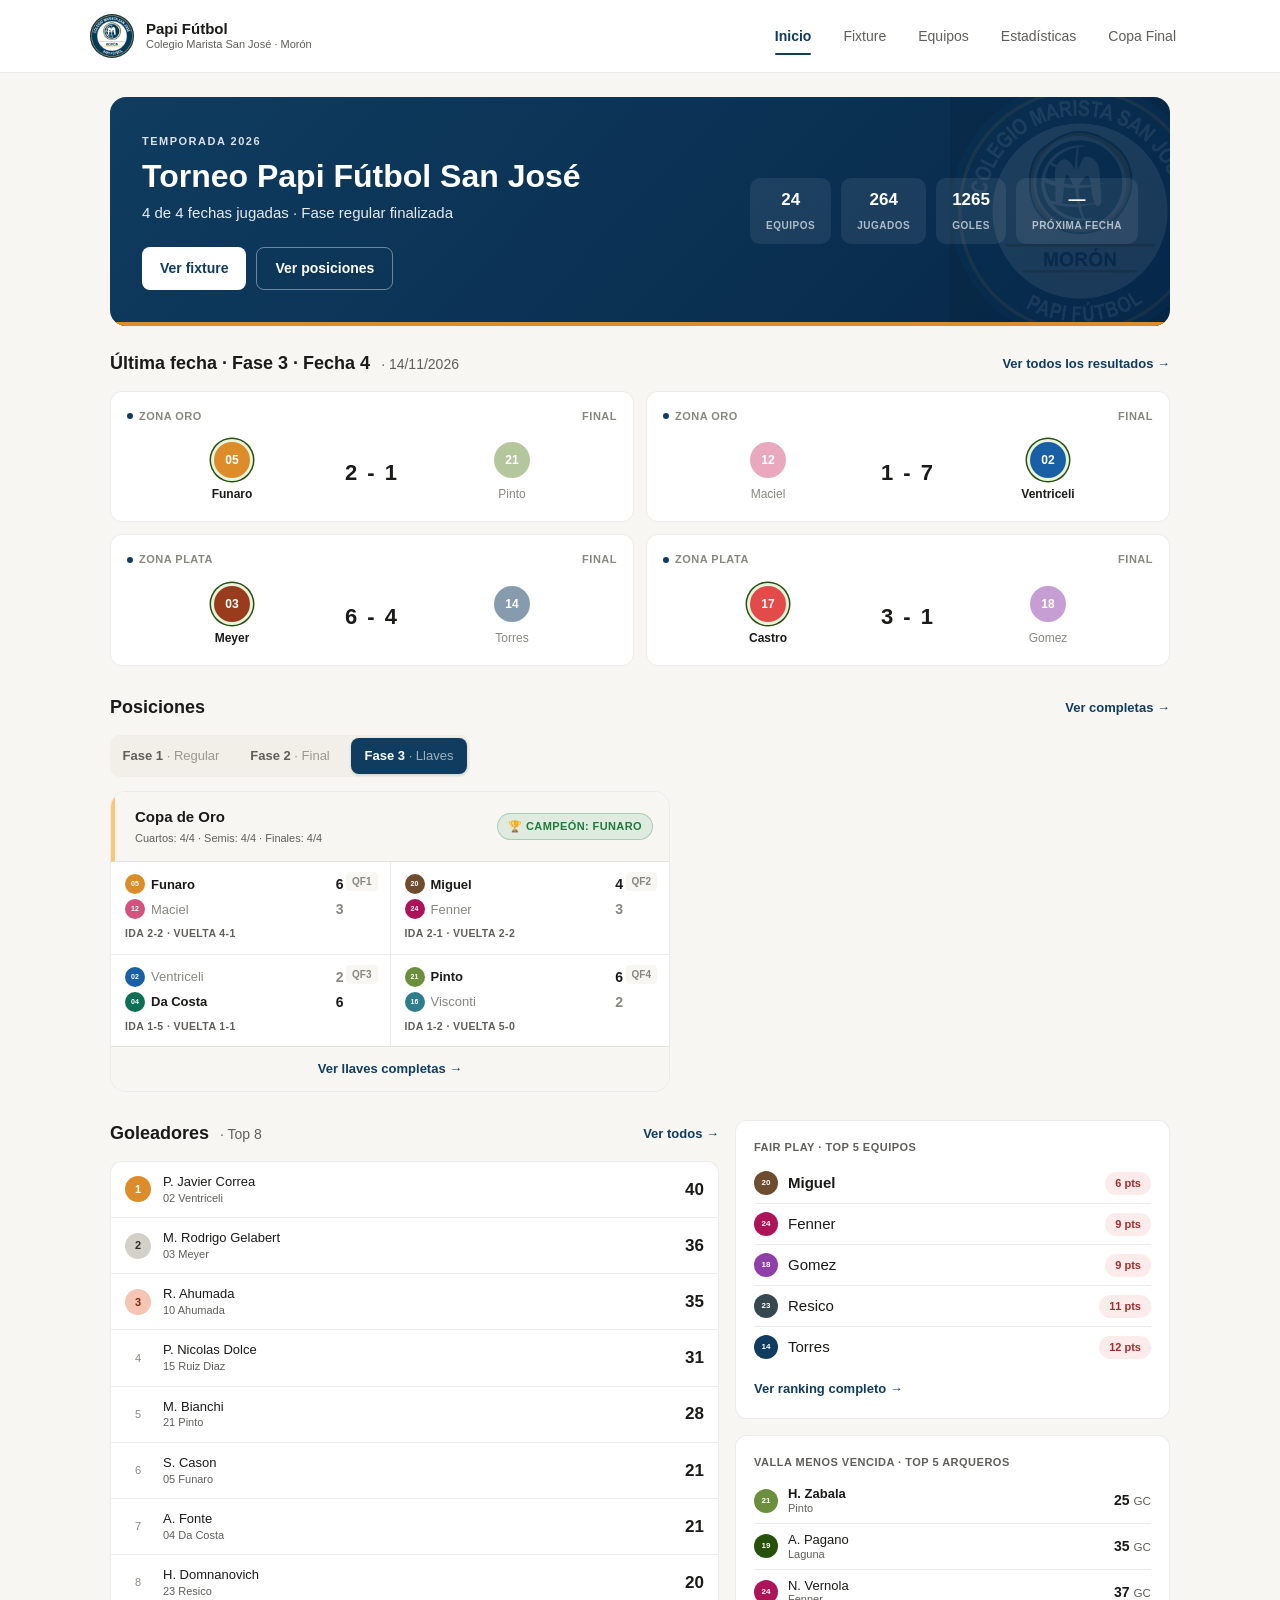
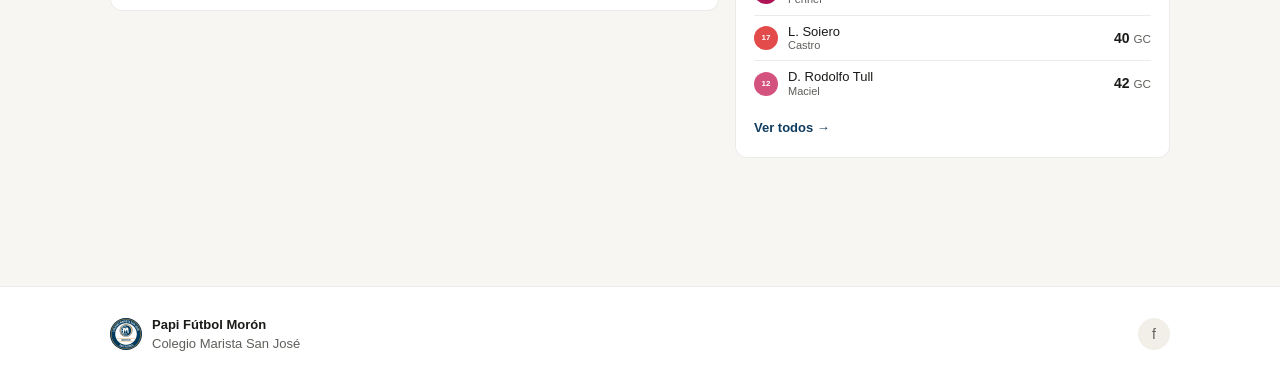
<file: index.html>
<!DOCTYPE html>
<html lang="es">
<head>
  <meta charset="UTF-8">
  <meta name="viewport" content="width=device-width, initial-scale=1.0">
  <meta name="description" content="Torneo Papi Fútbol San José Morón 2026 — Colegio Marista San José. Fixture, resultados, posiciones y goleadores.">
  <title>Papi Fútbol San José Morón — Torneo 2026</title>
  <meta property="og:type" content="website">
  <meta property="og:site_name" content="Papi Fútbol San José Morón">
  <meta property="og:title" content="Papi Fútbol San José Morón — Torneo 2026">
  <meta property="og:description" content="Fixture, resultados, posiciones y goleadores del torneo. Colegio Marista San José · Morón.">
  <meta property="og:url" content="https://jomuller11.github.io/futbol-reimagine/">
  <meta property="og:image" content="https://jomuller11.github.io/futbol-reimagine/logo.png">
  <meta property="og:locale" content="es_AR">
  <meta name="twitter:card" content="summary">
  <link rel="icon" type="image/png" href="logo.png">
  <link rel="stylesheet" href="styles.css">
</head>
<body>

  <header class="header">
    <div class="container header-inner">
      <a href="index.html" class="brand">
        <div class="brand-logo"></div>
        <div class="brand-text">
          <div class="brand-name">Papi Fútbol</div>
          <div class="brand-sub">Colegio Marista San José · Morón</div>
        </div>
      </a>
      <nav class="nav" id="nav">
        <a href="index.html" class="active nav-primary">Inicio</a>
        <a href="fixture.html" class="nav-primary">Fixture</a>
        <a href="equipos.html">Equipos</a>
        <a href="estadisticas.html" class="nav-primary">Estadísticas</a>
        <a href="bracket.html" class="nav-primary">Copa Final</a>
      </nav>
      <button class="mobile-toggle" onclick="document.getElementById('nav').classList.toggle('open')">☰</button>
    </div>
  </header>

  <main class="page">
    <div class="container">

      <section class="hero">
        <div class="hero-inner">
          <div class="hero-main">
            <div class="hero-tag" id="hero-tag">Temporada 2026</div>
            <h1 class="hero-title">Torneo Papi Fútbol San José</h1>
            <p class="hero-sub" id="hero-sub">Cargando...</p>
            <div class="hero-actions">
              <a href="fixture.html" class="btn btn-primary" id="hero-cta-fixture">Ver próxima fecha</a>
              <a href="estadisticas.html" class="btn btn-ghost">Ver posiciones</a>
            </div>
          </div>
          <div class="hero-quick" id="hero-quick"></div>
        </div>
      </section>

      <div id="miequipo-slot"></div>

      <div class="section-head" id="proxima-head">
        <h2 class="section-title" id="proxima-title">Próxima fecha</h2>
        <a href="fixture.html" class="section-link">Ver fixture completo →</a>
      </div>
      <div class="hscroll" id="proxima-grid"></div>

      <div class="section-head">
        <h2 class="section-title" id="ultima-title">Última fecha</h2>
        <a href="fixture.html" class="section-link">Ver todos los resultados →</a>
      </div>
      <div class="match-grid" id="ultima-grid"></div>

      <div class="section-head">
        <h2 class="section-title">Posiciones</h2>
        <a href="estadisticas.html" class="section-link">Ver completas →</a>
      </div>
      <div class="seg" id="home-fase-filter" style="max-width:360px; margin-bottom:14px;"></div>
      <div class="tabs zones-tabs" id="home-zona-tabs" style="margin-bottom:14px; flex-wrap:wrap;"></div>
      <div class="zones-row" id="zones-row" style="margin-bottom: 28px;"></div>

      <div class="two-col">
        <div>
          <div class="section-head">
            <h2 class="section-title">Goleadores <small>· Top 8</small></h2>
            <a href="estadisticas.html" class="section-link">Ver todos →</a>
          </div>
          <div class="scorers" id="scorers-top"></div>
        </div>
        <div>
          <div class="card">
            <div class="card-label">Fair Play · Top 5 equipos</div>
            <div id="fairplay-top"></div>
            <a href="estadisticas.html" class="card-link">Ver ranking completo →</a>
          </div>
          <div class="card" style="margin-top: 16px;">
            <div class="card-label">Valla menos vencida · Top 5 arqueros</div>
            <div id="valla-top"></div>
            <a href="estadisticas.html" class="card-link">Ver todos →</a>
          </div>
        </div>
      </div>

      <!-- Sponsors: oculto hasta tener los reales.
      <section class="sponsors">
        <div class="sponsors-label">Auspician el torneo</div>
        <div class="sponsors-grid">
          <div class="sponsor-logo">Sponsor 1</div>
        </div>
      </section>
      -->

    </div>
  </main>

  <footer class="footer">
    <div class="container footer-inner">
      <div class="footer-brand">
        <div class="brand-logo small"></div>
        <div>
          <div style="font-weight: 600; color: var(--text);">Papi Fútbol Morón</div>
          <div>Colegio Marista San José</div>
        </div>
      </div>
      <div class="footer-social">
        <a href="https://www.facebook.com/papifutbolmoron" title="Facebook">f</a>
      </div>
    </div>
  </footer>

  <script src="data/torneo.js"></script>
  <script src="data/penales.js"></script>
  <script src="js/site.js"></script>
  <script src="js/bracket-logic.js"></script>
  <script>
    const proximaTxt = STATS_GLOBALES.proximaFecha
      ? `Próxima: Fecha ${STATS_GLOBALES.proximaFecha} · ${STATS_GLOBALES.proximaFechaTexto}`
      : 'Fase regular finalizada';
    document.getElementById('hero-sub').textContent =
      `${STATS_GLOBALES.fechaActual} de ${STATS_GLOBALES.totalFechas} fechas jugadas · ${proximaTxt}`;

    // Datos rápidos arriba del pliegue (propuesta desktop)
    document.getElementById('hero-quick').innerHTML = `
      <span class="q"><b>${STATS_GLOBALES.equipos}</b><span>EQUIPOS</span></span>
      <span class="q"><b>${STATS_GLOBALES.partidosJugados}</b><span>JUGADOS</span></span>
      <span class="q"><b>${STATS_GLOBALES.totalGoles}</b><span>GOLES</span></span>
      <span class="q"><b>${STATS_GLOBALES.proximaFecha ? 'Fecha ' + STATS_GLOBALES.proximaFecha : '—'}</b><span>PRÓXIMA FECHA</span></span>
    `;

    // ===========================================
    // MI EQUIPO (favorito, guardado en el teléfono)
    // ===========================================
    function renderMiEquipo() {
      const slot = document.getElementById('miequipo-slot');
      const id = getMiEquipo();

      if (!id) {
        const opciones = Object.keys(EQUIPOS).sort()
          .map(eid => `<option value="${eid}">${getEquipoLabel(eid)}</option>`).join('');
        slot.innerHTML = `
          <div class="myteam-picker">
            <span class="hint">⭐ Elegí tu equipo para verlo siempre primero</span>
            <select id="miequipo-select">
              <option value="">Mi equipo…</option>
              ${opciones}
            </select>
          </div>
        `;
        document.getElementById('miequipo-select').addEventListener('change', e => {
          if (e.target.value) { setMiEquipo(e.target.value); renderMiEquipo(); renderZones(); renderProxima(); }
        });
        return;
      }

      const equipo = EQUIPOS[id];
      const zona = equipo.zona;
      const tabla = POSICIONES['zona' + zona];
      const pos = tabla.findIndex(p => p.id === id) + 1;
      const row = tabla.find(p => p.id === id);
      const dg = row.gf - row.gc;
      const dgText = dg > 0 ? `+${dg}` : `${dg}`;
      const prox = getProximoPartido(id);

      const proxHtml = prox ? `
        <a href="ficha.html?fecha=${prox.fecha}&local=${prox.local}" class="next">
          <span class="vs">Próximo</span>
          ${teamAvatar(prox.rival, 24)}
          <b>vs ${getEquipoNombre(prox.rival)}</b>
          <span class="when"><b>${prox.fechaTexto}</b>${prox.hora ? prox.hora + (prox.cancha ? ' · Cancha ' + prox.cancha : '') : 'Horario a confirmar'}</span>
        </a>
      ` : '';

      slot.innerHTML = `
        <div class="myteam">
          <div class="top">
            ${teamAvatar(id, 44)}
            <a href="equipo.html?id=${id}" style="color:inherit;">
              <b>${equipo.nombre}</b>
              <span class="sub">Zona ${zona} · ${pos}° · ${row.pts} pts${(() => { const zf = getZonaFinal(id); return zf ? ' · Fase Final: Zona ' + zf : ''; })()}</span>
            </a>
            <button class="star" title="Cambiar equipo" onclick="setMiEquipo(null); renderMiEquipo(); renderZones(); renderProxima();">★</button>
          </div>
          <div class="stats">
            <span class="stat"><b>${pos}°</b><span>POS</span></span>
            <span class="stat"><b>${row.pts}</b><span>PTS</span></span>
            <span class="stat"><b>${dgText}</b><span>DG</span></span>
            <span class="stat"><b>${row.gf}</b><span>GF</span></span>
          </div>
          ${proxHtml}
        </div>
      `;
    }
    renderMiEquipo();

    function renderMatchCard(p, zona, fechaNum) {
      const jugada = (p.golesL !== undefined && p.golesV !== undefined);
      const isWinnerL = jugada && p.golesL > p.golesV;
      const isWinnerV = jugada && p.golesV > p.golesL;
      const clsL = jugada ? (isWinnerL ? 'winner' : (isWinnerV ? 'loser' : '')) : '';
      const clsV = jugada ? (isWinnerV ? 'winner' : (isWinnerL ? 'loser' : '')) : '';
      const center = jugada
        ? `<span class="match-score">${p.golesL} - ${p.golesV}</span>`
        : `<span class="match-vs">VS</span>`;
      const canchaInfo = p.cancha ? `Cancha ${p.cancha} · ${p.turno}` : (jugada ? 'Final' : 'Pendiente');
      return `
        <a href="ficha.html?fecha=${fechaNum}&local=${p.local}" class="match-card">
          <div class="match-head">
            <span class="match-zone ${zona===2?'zona-2':''}">Zona ${zona}</span>
            <span>${canchaInfo}</span>
          </div>
          <div class="match-body">
            <div class="match-team home ${clsL}">
              ${teamAvatar(p.local, 36)}
              <span class="team-name">${getEquipoNombre(p.local)}</span>
            </div>
            ${center}
            <div class="match-team away ${clsV}">
              ${teamAvatar(p.visitante, 36)}
              <span class="team-name">${getEquipoNombre(p.visitante)}</span>
            </div>
          </div>
        </a>
      `;
    }

    // Carrusel de mini partidos (propuesta: la fecha entera sin estirar la página)
    function renderMiniMatch(p, zona, fechaNum) {
      const jugada = (p.golesL !== undefined && p.golesV !== undefined);
      const meta = jugada
        ? 'Final · Zona ' + zona
        : [(p.hora || ''), (p.cancha ? 'Cancha ' + p.cancha : ''), 'Z' + zona].filter(Boolean).join(' · ');
      const gL = jugada ? `<span class="g${p.golesL < p.golesV ? ' lose' : ''}">${p.golesL}</span>` : '';
      const gV = jugada ? `<span class="g${p.golesV < p.golesL ? ' lose' : ''}">${p.golesV}</span>` : '';
      return `
        <a href="ficha.html?fecha=${fechaNum}&local=${p.local}" class="mini-match">
          <span class="meta">${meta}</span>
          <span class="row">${teamAvatar(p.local, 24)}<b>${getEquipoNombre(p.local)}</b>${gL}</span>
          <span class="row">${teamAvatar(p.visitante, 24)}<b>${getEquipoNombre(p.visitante)}</b>${gV}</span>
        </a>
      `;
    }

    function renderProxima() {
      const proxima = FIXTURE.find(f => f.estado === 'pendiente');
      if (!proxima) {
        // Fase regular terminada: no hay fecha pendiente que mostrar
        document.getElementById('proxima-head').style.display = 'none';
        document.getElementById('proxima-grid').style.display = 'none';
        document.getElementById('hero-cta-fixture').textContent = 'Ver fixture';
        return;
      }
      document.getElementById('proxima-title').innerHTML =
        `Próxima fecha · Fase ${proxima.fase} · Fecha ${proxima.faseFecha} <small>· ${proxima.fechaTexto}</small>`;
      // El partido de "mi equipo" primero en el carrusel
      const mi = getMiEquipo();
      const partidos = [];
      Object.entries(proxima.zonas).forEach(([zona, arr]) => {
        arr.forEach(p => partidos.push({ ...p, zona }));
      });
      partidos.sort((a, b) => {
        const am = (a.local === mi || a.visitante === mi) ? 0 : 1;
        const bm = (b.local === mi || b.visitante === mi) ? 0 : 1;
        return am - bm;
      });
      document.getElementById('proxima-grid').innerHTML =
        partidos.map(p => renderMiniMatch(p, p.zona, proxima.fecha)).join('');
    }
    renderProxima();

    const ultimas = FIXTURE.filter(f => f.estado === 'jugada');
    const ultima = ultimas[ultimas.length - 1];
    if (ultima) {
      document.getElementById('ultima-title').innerHTML =
        `Última fecha · Fase ${ultima.fase} · Fecha ${ultima.faseFecha} <small>· ${ultima.fechaTexto}</small>`;
      const partidos = [];
      Object.entries(ultima.zonas).forEach(([zona, arr]) => {
        arr.slice(0, 2).forEach(p => partidos.push({ ...p, zona }));
      });
      document.getElementById('ultima-grid').innerHTML =
        partidos.slice(0, 4).map(p => renderMatchCard(p, p.zona, ultima.fecha)).join('');
    }

    // Posiciones en la home: toggle de fase + zonas (mismo criterio que Estadísticas)
    const homeFaseActual = Math.max(...FIXTURE.map(f => f.fase));
    let homeFase = FASES.some(f => f.id === homeFaseActual) ? homeFaseActual : FASES[0].id;
    let homeZona = null;

    function renderStandings(zonaKey) {
      const esRegular = zonaKey === '1' || zonaKey === '2';
      const rows = POSICIONES['zona' + zonaKey] || [];
      const total = rows.length;
      const mi = getMiEquipo();
      const items = rows.slice(0, 6).map((r, i) => {
        const dg = r.gf - r.gc;
        const dgClass = dg > 0 ? 'dg-pos' : (dg < 0 ? 'dg-neg' : '');
        const dgText = dg > 0 ? `+${dg}` : `${dg}`;
        const esFav = r.id === mi;
        const zd = zonaDestino(i);
        const nameTag = (i === 0 || esFav) ? 'strong' : 'span';
        const bandCls = esRegular ? `zband zband-${zd.toLowerCase()}` : '';
        const faseCol = esRegular
          ? `<span class="zchip zchip-${zd.toLowerCase()}" title="Zona ${zd}">${zd}</span>`
          : '<span></span>';
        return `
          <a href="equipo.html?id=${r.id}" class="standings-row ${bandCls} ${i===0?'top-1':''} ${esFav?'fav':''}">
            <span class="standings-pos">${i+1}</span>
            <span class="standings-team">${teamAvatar(r.id, 24)}<${nameTag}>${getEquipoNombre(r.id)}</${nameTag}>${esFav?' <span class="fav-star">★</span>':''}</span>
            <span class="standings-num">${r.pj}</span>
            <span class="standings-num ${dgClass}">${dgText}</span>
            <span class="standings-pts">${r.pts}</span>
            ${faseCol}
          </a>
        `;
      }).join('');
      return `
        <div class="standings">
          <div style="padding: 12px 14px 0; font-size: 14px; font-weight: 700;">Zona ${zonaKey}</div>
          <div class="standings-header">
            <span>#</span><span>Equipo</span>
            <span class="standings-num">PJ</span>
            <span class="standings-num">DG</span>
            <span class="standings-num">Pts</span>
            <span class="standings-num">${esRegular ? 'Fase' : ''}</span>
          </div>
          ${items}
          ${esRegular ? zonaLegendHtml() : ''}
          <a href="estadisticas.html" class="standings-footer">Ver tabla completa (${total} equipos) →</a>
        </div>
      `;
    }

    // ===========================================
    // MINI-BRACKET DE COPA FINAL (para Fase 3)
    // ===========================================
    // Las "tablas" de Oro/Plata/Bronce no tienen sentido como tabla de posiciones
    // (es un knockout, no una liga). En Fase 3 reemplazamos la vista de tabla por
    // un card compacto por copa: los 4 cuartos con agregado + ganador, y un
    // resumen del estado de semis y finales. CTA al bracket.html completo.
    const COPAS_HOME = ['oro', 'plata', 'bronce'];
    let homeCopa = 'oro';

    function statusBadge(resumen) {
      if (resumen.ganadorFinal) {
        return `<span class="copa-status done">🏆 Campeón: ${getEquipoNombre(resumen.ganadorFinal)}</span>`;
      }
      if (resumen.semisTotal === 0 && resumen.finalesTotal === 0) {
        return '<span class="copa-status pending">Pendiente</span>';
      }
      const pendientesSemi = resumen.semisTotal - resumen.semisJugadas;
      const pendientesFinal = resumen.finalesTotal - resumen.finalesJugadas;
      const parts = [];
      if (pendientesSemi > 0) parts.push(`${pendientesSemi} semi${pendientesSemi > 1 ? 's' : ''}`);
      if (pendientesFinal > 0) parts.push(`${pendientesFinal} final${pendientesFinal > 1 ? 'es' : ''}`);
      if (parts.length === 0) return '<span class="copa-status done">Completa</span>';
      return `<span class="copa-status pending">⏳ ${parts.join(' · ')} por jugar</span>`;
    }

    function miniBracketCard(copa) {
      const meta = COPA_META[copa];
      const resumen = resumenCopa(copa);
      const cuartos = CRUCES_POR_COPA[copa].map(c => {
        const b = resumen.bracket.cuartos[c.id];
        const resuelto = !!b.ganador;
        const idaStr    = b.resultado && b.resultado.ida    ? `${b.resultado.ida.l}-${b.resultado.ida.v}`       : '—';
        const vueltaStr = b.resultado && b.resultado.vuelta ? `${b.resultado.vuelta.l}-${b.resultado.vuelta.v}` : '—';
        const aggL = b.resultado && b.resultado.agg ? b.resultado.agg.l : null;
        const aggV = b.resultado && b.resultado.agg ? b.resultado.agg.v : null;
        const esL = b.ganador === b.equipoL;
        const esV = b.ganador === b.equipoV;
        return `
          <div class="copa-cruce ${resuelto ? 'resuelto' : ''}">
            <span class="copa-cruce-tag">${c.id}</span>
            <div class="copa-cruce-equipos">
              <div class="cruce-eq ${esL ? 'win' : (resuelto ? 'lose' : '')}">
                ${teamAvatar(b.equipoL, 20)}
                <span class="cruce-nombre">${getEquipoNombre(b.equipoL)}</span>
                ${aggL !== null ? `<span class="cruce-agg">${aggL}</span>` : ''}
              </div>
              <div class="cruce-eq ${esV ? 'win' : (resuelto ? 'lose' : '')}">
                ${teamAvatar(b.equipoV, 20)}
                <span class="cruce-nombre">${getEquipoNombre(b.equipoV)}</span>
                ${aggV !== null ? `<span class="cruce-agg">${aggV}</span>` : ''}
              </div>
            </div>
            <div class="copa-cruce-detalle">
              ida ${idaStr} · vuelta ${vueltaStr}
              ${b.penales ? ' · <strong>penales</strong>' : ''}
            </div>
          </div>
        `;
      }).join('');

      return `
        <div class="copa-card">
          <div class="copa-card-head" style="border-left: 4px solid ${meta.color};">
            <div>
              <div class="copa-card-title">${meta.label}</div>
              <div class="copa-card-sub">
                Cuartos: ${resumen.cuartosJugados}/${resumen.cuartosTotal}
                · Semis: ${resumen.semisJugadas}/${resumen.semisTotal}
                · Finales: ${resumen.finalesJugadas}/${resumen.finalesTotal}
              </div>
            </div>
            ${statusBadge(resumen)}
          </div>
          <div class="copa-cruces">${cuartos}</div>
          <a href="bracket.html?copa=${copa}" class="copa-link">Ver llaves completas →</a>
        </div>
      `;
    }

    function renderCopasHome() {
      const row = document.getElementById('zones-row');
      row.innerHTML = `<div class="copa-single-slot">${miniBracketCard(homeCopa)}</div>`;
      // Reusamos el toolbar de "home-zona-tabs" para los selectores de copa
      document.getElementById('home-zona-tabs').innerHTML = COPAS_HOME.map(c => {
        const meta = COPA_META[c];
        return `<button class="tab copa-tab ${c===homeCopa?'active':''}" data-copa="${c}">
          <span class="copa-dot" style="background:${meta.color};"></span> ${meta.label}
        </button>`;
      }).join('');
    }

    function renderZones() {
      // En Fase 3 el toggle muestra un mini-bracket por copa, no una tabla.
      if (homeFase === 3) {
        renderCopasHome();
        return;
      }
      const zonas = FASES.find(f => f.id === homeFase).zonas;
      if (!homeZona || !zonas.includes(homeZona)) homeZona = zonas[0];
      // En desktop se muestran todas las zonas de la fase lado a lado; en mobile,
      // solo la seleccionada (las demás quedan ocultas por el toggle).
      const row = document.getElementById('zones-row');
      row.innerHTML = zonas.map(z =>
        `<div class="zone-block" data-zona="${z}" ${z===homeZona?'':'style="display:none;"'}>${renderStandings(z)}</div>`
      ).join('');
      // Tabs de zona
      document.getElementById('home-zona-tabs').innerHTML = zonas.map(z =>
        `<button class="tab ${z===homeZona?'active':''}" data-zona="${z}">Zona ${z}</button>`
      ).join('');
    }

    function switchHomeFase(id) {
      homeFase = id;
      const fase = FASES.find(f => f.id === id);
      if (fase && fase.zonas.length) homeZona = fase.zonas[0];
      document.querySelectorAll('#home-fase-filter button').forEach(b =>
        b.classList.toggle('on', parseInt(b.dataset.fase) === id));
      renderZones();
    }

    document.getElementById('home-fase-filter').innerHTML = FASES.map(f =>
      `<button data-fase="${f.id}" class="${f.id===homeFase?'on':''}">${f.label} <span style="opacity:.6; font-weight:400;">· ${f.sub}</span></button>`
    ).join('');
    document.getElementById('home-fase-filter').addEventListener('click', e => {
      const b = e.target.closest('button'); if (!b) return;
      switchHomeFase(parseInt(b.dataset.fase));
    });
    document.getElementById('home-zona-tabs').addEventListener('click', e => {
      const b = e.target.closest('.tab'); if (!b) return;
      // Fase 3 (bracket) usa data-copa, resto usa data-zona
      if (b.dataset.copa) {
        homeCopa = b.dataset.copa;
        renderCopasHome();
        return;
      }
      if (!b.dataset.zona) return;
      homeZona = b.dataset.zona;
      document.querySelectorAll('#zones-row .zone-block').forEach(blk =>
        blk.style.display = blk.dataset.zona === homeZona ? '' : 'none');
      document.querySelectorAll('#home-zona-tabs .tab').forEach(t =>
        t.classList.toggle('active', t.dataset.zona === homeZona));
    });

    switchHomeFase(homeFase);

    function shortName(full) {
      const parts = full.split(' ');
      return parts.length > 1 ? `${parts[0][0]}. ${parts.slice(1).join(' ')}` : full;
    }

    document.getElementById('scorers-top').innerHTML = GOLEADORES.slice(0, 8).map((g, i) => {
      const medalClass = i === 0 ? 'gold' : (i === 1 ? 'silver' : (i === 2 ? 'bronze' : 'normal'));
      const equipoTxt = g.equipo ? getEquipoLabel(g.equipo) : 'Sin equipo';
      const tag = g.equipo ? 'a' : 'div';
      const href = g.equipo ? ` href="equipo.html?id=${g.equipo}"` : '';
      return `
        <${tag}${href} class="scorer-row">
          <div class="scorer-left">
            <div class="scorer-medal ${medalClass}">${i+1}</div>
            <div class="scorer-info">
              <div class="scorer-name">${shortName(g.nombre)}</div>
              <div class="scorer-team">${equipoTxt}</div>
            </div>
          </div>
          <div class="scorer-goals">${g.goles}</div>
        </${tag}>
      `;
    }).join('');

    document.getElementById('fairplay-top').innerHTML = FAIRPLAY.slice(0, 5).map((f, i) => {
      const badgeClass = f.puntos <= 2 ? 'badge-success' : (f.puntos <= 4 ? 'badge-warning' : 'badge-danger');
      const nameTag = i === 0 ? 'strong' : 'span';
      return `
        <a href="equipo.html?id=${f.equipo}" class="fairplay-row">
          <div class="fairplay-team">
            ${teamAvatar(f.equipo, 24)}
            <${nameTag}>${getEquipoNombre(f.equipo)}</${nameTag}>
          </div>
          <span class="badge ${badgeClass}">${f.puntos} pt${f.puntos===1?'':'s'}</span>
        </a>
      `;
    }).join('');

    document.getElementById('valla-top').innerHTML = VALLA.slice(0, 5).map((v, i) => `
      <a href="equipo.html?id=${v.equipo}" class="fairplay-row">
        <div class="fairplay-team">
          ${teamAvatar(v.equipo, 24)}
          <div style="line-height:1.2;">
            <div style="font-size:13px; font-weight:${i===0?600:500};">${shortName(v.arquero)}</div>
          <div style="font-size:11px; color:var(--text-secondary);">${getEquipoNombre(v.equipo)}</div>
          </div>
        </div>
        <span style="font-size:14px; font-weight:700;">${v.gc} <small style="font-weight:400; color:var(--text-secondary);">GC</small></span>
      </a>
    `).join('');

    // En mobile, abrir el toggle en la zona del equipo favorito
    const miFav = getMiEquipo();
    if (miFav && EQUIPOS[miFav].zona === 2) {
      const btnZ2 = document.querySelectorAll('.zones-tabs .tab')[1];
      if (btnZ2) showZone(2, btnZ2);
    }

    renderTabBar('inicio');
  </script>

</body>
</html>
</file>
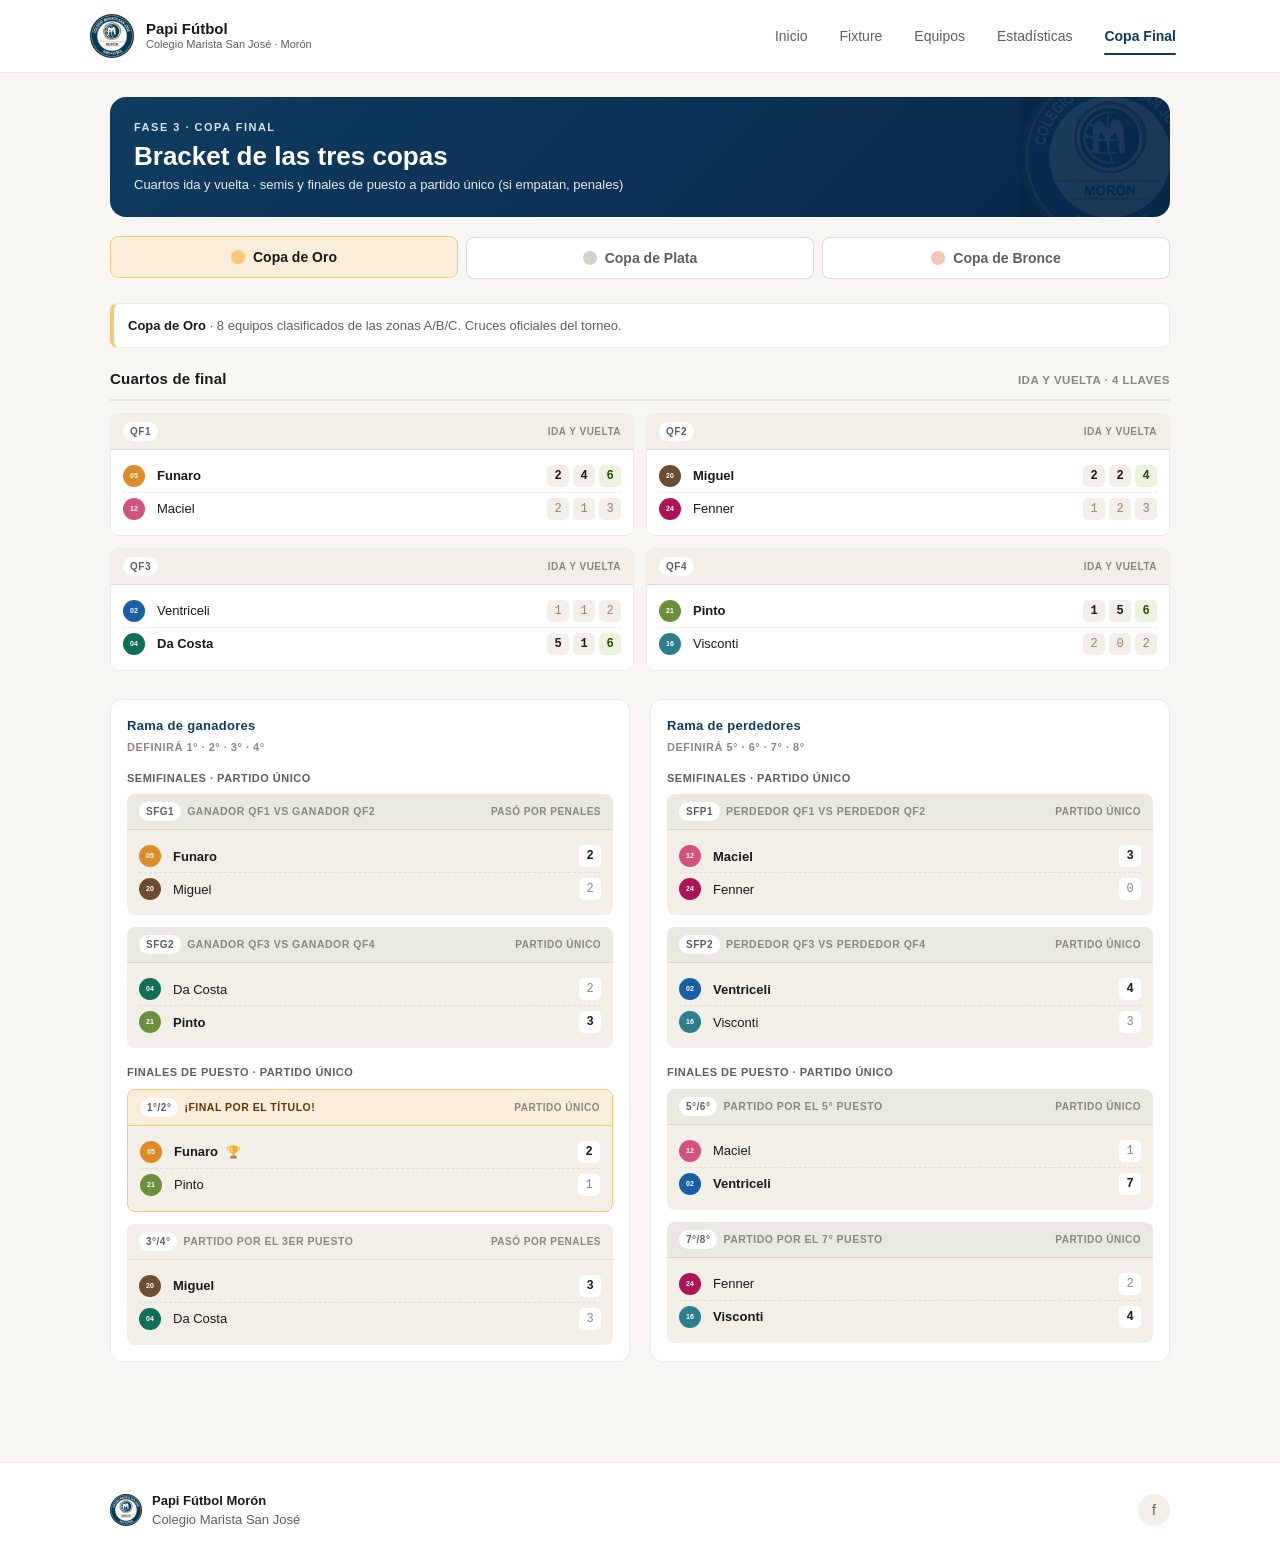
<file: bracket.html>
<!DOCTYPE html>
<html lang="es">
<head>
  <meta charset="UTF-8">
  <meta name="viewport" content="width=device-width, initial-scale=1.0">
  <title>Bracket · Fase 3 · Papi Fútbol San José Morón</title>
  <meta name="description" content="Bracket de la Fase 3 del torneo Papi Fútbol San José Morón: copas Oro, Plata y Bronce con cuartos, semis y finales de puesto.">
  <meta property="og:type" content="website">
  <meta property="og:site_name" content="Papi Fútbol San José Morón">
  <meta property="og:title" content="Bracket · Fase 3 · Papi Fútbol San José Morón">
  <meta property="og:description" content="Bracket de las copas Oro, Plata y Bronce.">
  <meta property="og:url" content="https://jomuller11.github.io/futbol-reimagine/bracket.html">
  <meta property="og:image" content="https://jomuller11.github.io/futbol-reimagine/logo.png">
  <meta property="og:locale" content="es_AR">
  <meta name="twitter:card" content="summary">
  <link rel="icon" type="image/png" href="logo.png">
  <link rel="stylesheet" href="styles.css">
  <style>
    /* ============================================================
       BRACKET · FASE 3
       Estructura por copa: cuartos + rama ganadores + rama perdedores + finales
       ============================================================ */

    .bracket-header {
      background: linear-gradient(135deg, var(--primary) 0%, var(--primary-dark) 100%);
      color: #fff;
      border-radius: var(--radius-xl);
      padding: 22px 24px;
      margin-bottom: 20px;
      position: relative;
      overflow: hidden;
    }
    .bracket-header::before {
      content: '';
      position: absolute;
      right: -30px;
      top: 50%;
      transform: translateY(-50%);
      width: 180px;
      height: 180px;
      background: url('logo.png') center/contain no-repeat;
      opacity: 0.08;
      pointer-events: none;
    }
    .bracket-header .tag {
      font-size: 11px;
      letter-spacing: 1.5px;
      text-transform: uppercase;
      opacity: 0.85;
      margin-bottom: 6px;
      font-weight: 600;
    }
    .bracket-header h1 {
      font-size: 26px;
      font-weight: 700;
      line-height: 1.15;
      margin-bottom: 4px;
    }
    .bracket-header p {
      font-size: 13px;
      opacity: 0.9;
    }

    /* Selector de copa */
    .copa-selector {
      display: flex;
      gap: 8px;
      margin-bottom: 24px;
      flex-wrap: wrap;
    }
    .copa-btn {
      flex: 1;
      min-width: 140px;
      padding: 12px 16px;
      border-radius: var(--radius-md);
      background: var(--surface);
      border: 0.5px solid var(--border-strong);
      font-family: inherit;
      font-size: 14px;
      font-weight: 600;
      color: var(--text-secondary);
      cursor: pointer;
      display: flex;
      align-items: center;
      justify-content: center;
      gap: 8px;
      transition: background 0.15s, border-color 0.15s, transform 0.1s;
    }
    .copa-btn:hover {
      background: var(--surface-2);
    }
    .copa-btn.on {
      color: var(--text);
      border-width: 1.5px;
      transform: translateY(-1px);
    }
    .copa-btn.on.oro    { background: var(--warning-bg); border-color: var(--gold); }
    .copa-btn.on.plata  { background: #F1EFE8; border-color: var(--silver); }
    .copa-btn.on.bronce { background: #FAECE7; border-color: var(--bronze); }
    .copa-btn .swatch {
      width: 14px;
      height: 14px;
      border-radius: 50%;
      flex: none;
    }
    .copa-btn.oro    .swatch { background: var(--gold); }
    .copa-btn.plata  .swatch { background: var(--silver); }
    .copa-btn.bronce .swatch { background: var(--bronze); }

    /* Barra con info de la copa activa */
    .copa-info {
      background: var(--surface);
      border: 0.5px solid var(--border);
      border-left: 4px solid transparent;
      border-radius: var(--radius-md);
      padding: 12px 14px;
      margin-bottom: 20px;
      font-size: 13px;
      color: var(--text-secondary);
      line-height: 1.5;
    }
    .copa-info.oro    { border-left-color: var(--gold); }
    .copa-info.plata  { border-left-color: var(--silver); }
    .copa-info.bronce { border-left-color: var(--bronze); }
    .copa-info strong { color: var(--text); }

    /* Sección de bracket */
    .bracket-section {
      margin-bottom: 28px;
    }
    .bracket-section-head {
      display: flex;
      align-items: baseline;
      justify-content: space-between;
      gap: 12px;
      margin-bottom: 12px;
      padding-bottom: 8px;
      border-bottom: 2px solid var(--border);
    }
    .bracket-section-title {
      font-size: 15px;
      font-weight: 700;
      color: var(--text);
      letter-spacing: 0.2px;
    }
    .bracket-section-sub {
      font-size: 11.5px;
      color: var(--text-tertiary);
      text-transform: uppercase;
      letter-spacing: 0.5px;
      font-weight: 600;
    }

    /* Grid para partidos */
    .partidos-grid {
      display: grid;
      grid-template-columns: repeat(2, 1fr);
      gap: 12px;
    }
    .partidos-grid.solo {
      grid-template-columns: 1fr;
    }

    /* Grid para las dos ramas (ganadores | perdedores) */
    .ramas-grid {
      display: grid;
      grid-template-columns: 1fr 1fr;
      gap: 20px;
    }
    @media (max-width: 860px) {
      .ramas-grid {
        grid-template-columns: 1fr;
      }
      .partidos-grid {
        grid-template-columns: 1fr;
      }
    }

    .rama {
      background: var(--surface);
      border: 0.5px solid var(--border);
      border-radius: var(--radius-lg);
      padding: 16px;
    }
    .rama-title {
      font-size: 13px;
      font-weight: 700;
      color: var(--primary);
      letter-spacing: 0.3px;
      margin-bottom: 4px;
    }
    .rama-sub {
      font-size: 11px;
      color: var(--text-tertiary);
      text-transform: uppercase;
      letter-spacing: 0.5px;
      font-weight: 600;
      margin-bottom: 14px;
    }
    .rama-subsection {
      margin-bottom: 16px;
    }
    .rama-subsection:last-child {
      margin-bottom: 0;
    }
    .rama-subsection-label {
      font-size: 11px;
      color: var(--text-secondary);
      text-transform: uppercase;
      letter-spacing: 0.5px;
      font-weight: 600;
      margin-bottom: 8px;
    }

    /* Card de partido de bracket */
    .b-match {
      background: var(--surface);
      border: 0.5px solid var(--border);
      border-radius: var(--radius-md);
      overflow: hidden;
      transition: border-color 0.15s;
    }
    .rama .b-match {
      background: var(--surface-2);
      border: none;
    }
    .b-match-head {
      display: flex;
      align-items: center;
      justify-content: space-between;
      padding: 8px 12px;
      background: var(--surface-2);
      border-bottom: 0.5px solid var(--border);
      font-size: 10.5px;
      color: var(--text-tertiary);
      text-transform: uppercase;
      letter-spacing: 0.5px;
      font-weight: 600;
    }
    .rama .b-match .b-match-head {
      background: rgba(0,0,0,0.03);
    }
    .b-match-label {
      display: flex;
      align-items: center;
      gap: 6px;
    }
    .b-match-tag {
      padding: 2px 7px;
      border-radius: 999px;
      background: var(--surface);
      font-size: 10px;
      color: var(--text-secondary);
    }
    .rama .b-match .b-match-tag {
      background: var(--surface);
    }
    .b-match-mode {
      font-size: 10px;
      color: var(--text-tertiary);
      font-weight: 600;
    }

    .b-match-body {
      padding: 10px 12px;
    }
    .b-team-row {
      display: grid;
      grid-template-columns: 26px 1fr auto;
      align-items: center;
      gap: 8px;
      padding: 5px 0;
    }
    .b-team-row + .b-team-row {
      border-top: 0.5px dashed var(--border);
    }
    .b-team-name {
      font-size: 13px;
      font-weight: 500;
      color: var(--text);
      white-space: nowrap;
      overflow: hidden;
      text-overflow: ellipsis;
    }
    .b-team-row.winner .b-team-name {
      font-weight: 700;
    }
    .b-team-row.loser .b-team-name {
      color: var(--text-tertiary);
      font-weight: 400;
    }
    .b-team-row.tbd .b-team-name {
      font-style: italic;
      color: var(--text-tertiary);
      font-weight: 400;
      font-size: 12px;
    }
    .b-team-scores {
      display: flex;
      gap: 4px;
      font-family: ui-monospace, "SF Mono", Menlo, Consolas, monospace;
      font-size: 12px;
      font-weight: 700;
      color: var(--text);
    }
    .b-team-row.loser .b-team-scores {
      color: var(--text-tertiary);
      font-weight: 500;
    }
    .b-team-row.tbd .b-team-scores {
      color: var(--text-tertiary);
    }
    .b-score-cell {
      display: inline-flex;
      align-items: center;
      justify-content: center;
      min-width: 22px;
      padding: 2px 6px;
      background: var(--surface-2);
      border-radius: 5px;
    }
    .rama .b-match .b-score-cell {
      background: var(--surface);
    }
    .b-team-row.winner .b-score-cell.agg {
      background: var(--success-bg);
      color: var(--success);
    }
    .b-team-avatar {
      width: 22px;
      height: 22px;
      font-size: 9px;
    }
    .b-seed {
      display: inline-flex;
      align-items: center;
      justify-content: center;
      width: 18px;
      height: 18px;
      font-size: 10px;
      font-weight: 700;
      color: var(--text-secondary);
      background: var(--surface);
      border: 0.5px solid var(--border);
      border-radius: 4px;
      margin-right: 4px;
      flex: none;
      font-variant-numeric: tabular-nums;
    }
    .rama .b-seed {
      background: var(--surface-2);
    }

    /* Cards especiales para las finales de puesto */
    .b-match.puesto-1 {
      border: 1.5px solid var(--gold);
    }
    .b-match.puesto-1 .b-match-head {
      background: var(--warning-bg);
      color: var(--warning);
      border-bottom-color: var(--gold);
    }
    .b-match.puesto-3 { border-color: var(--border-strong); }
    .b-match.puesto-3 .b-match-head { background: var(--surface-2); }

    /* Trofeo para el ganador de una final */
    .b-trophy {
      display: inline-block;
      margin-left: 4px;
      font-size: 12px;
    }

    /* Meta arriba de cada ronda */
    .ronda-meta {
      display: inline-block;
      padding: 3px 8px;
      background: var(--surface-2);
      border-radius: 999px;
      font-size: 10px;
      font-weight: 600;
      color: var(--text-secondary);
      text-transform: uppercase;
      letter-spacing: 0.5px;
      margin-left: 8px;
    }
  </style>
</head>
<body>

  <header class="header">
    <div class="container header-inner">
      <a href="index.html" class="brand">
        <div class="brand-logo"></div>
        <div class="brand-text">
          <div class="brand-name">Papi Fútbol</div>
          <div class="brand-sub">Colegio Marista San José · Morón</div>
        </div>
      </a>
      <nav class="nav" id="nav">
        <a href="index.html" class="nav-primary">Inicio</a>
        <a href="fixture.html" class="nav-primary">Fixture</a>
        <a href="equipos.html">Equipos</a>
        <a href="estadisticas.html" class="nav-primary">Estadísticas</a>
        <a href="bracket.html" class="active nav-primary">Copa Final</a>
      </nav>
      <button class="mobile-toggle" onclick="document.getElementById('nav').classList.toggle('open')">☰</button>
    </div>
  </header>

  <main class="page">
    <div class="container">

      <!-- Header dinámico -->
      <div class="bracket-header">
        <div class="tag">Fase 3 · Copa Final</div>
        <h1>Bracket de las tres copas</h1>
        <p id="bracket-sub">Cuartos ida y vuelta · semis y finales de puesto a partido único (si empatan, penales)</p>
      </div>

      <!-- Selector de copa -->
      <div class="copa-selector" id="copa-selector">
        <button class="copa-btn oro on" data-copa="oro">
          <span class="swatch"></span> Copa de Oro
        </button>
        <button class="copa-btn plata" data-copa="plata">
          <span class="swatch"></span> Copa de Plata
        </button>
        <button class="copa-btn bronce" data-copa="bronce">
          <span class="swatch"></span> Copa de Bronce
        </button>
      </div>

      <!-- Info contextual -->
      <div class="copa-info" id="copa-info"></div>

      <!-- Bracket -->
      <div id="bracket-container"></div>

    </div>
  </main>

  <footer class="footer">
    <div class="container footer-inner">
      <div class="footer-brand">
        <div class="brand-logo small"></div>
        <div>
          <div style="font-weight: 600; color: var(--text);">Papi Fútbol Morón</div>
          <div>Colegio Marista San José</div>
        </div>
      </div>
      <div class="footer-social">
        <a href="https://www.facebook.com/papifutbolmoron" title="Facebook">f</a>
      </div>
    </div>
  </footer>

  <script src="data/torneo.js"></script>
  <script src="data/penales.js"></script>
  <script src="js/site.js"></script>
  <script src="js/bracket-logic.js"></script>
  <script>
    // La lógica compartida (CRUCES_POR_COPA, resolverBracket, penalGanador,
    // findResultadoBracket/Unico, REGLAS_COPA_FASE2, COPA_META) vive ahora en
    // js/bracket-logic.js. Este archivo mantiene solo el render de la vista.

    // ===========================================
    // RENDER
    // ===========================================
    // COPA_META, CRUCES_POR_COPA, resolverBracket, etc. vienen de bracket-logic.js.

    // Devuelve el HTML de una fila de equipo dentro de un partido
    function teamRow(equipoId, score, opts) {
      opts = opts || {};
      // score: número (partido único), o { ida, vuelta, agg }
      if (!equipoId) {
        return `
          <div class="b-team-row tbd">
            <span></span>
            <span class="b-team-name">${opts.placeholder || 'Por definir'}</span>
            <span class="b-team-scores"><span class="b-score-cell">–</span></span>
          </div>
        `;
      }
      const nombre = getEquipoNombre(equipoId);
      const winnerCls = opts.esGanador ? 'winner' : (opts.esPerdedor ? 'loser' : '');
      const seedBadge = opts.seed
        ? `<span class="b-seed" title="Seed ${opts.seed}">${opts.seed}</span>`
        : '';
      let scoresHtml = '';
      if (typeof score === 'object' && score !== null && 'agg' in score) {
        // ida y vuelta
        const idaCell    = score.ida    ? `<span class="b-score-cell" title="Ida">${score.ida}</span>` : `<span class="b-score-cell" title="Ida">–</span>`;
        const vueltaCell = score.vuelta ? `<span class="b-score-cell" title="Vuelta">${score.vuelta}</span>` : `<span class="b-score-cell" title="Vuelta">–</span>`;
        const aggCell    = `<span class="b-score-cell agg" title="Agregado">${score.agg}</span>`;
        scoresHtml = idaCell + vueltaCell + aggCell;
      } else if (typeof score === 'number') {
        scoresHtml = `<span class="b-score-cell" title="Resultado">${score}</span>`;
      } else {
        scoresHtml = `<span class="b-score-cell">–</span>`;
      }
      return `
        <div class="b-team-row ${winnerCls}">
          <a href="equipo.html?id=${equipoId}" style="display:flex; align-items:center; gap:6px; text-decoration:none; color:inherit; overflow:hidden;">
            ${seedBadge}${teamAvatar(equipoId, 22)}
          </a>
          <a href="equipo.html?id=${equipoId}" class="b-team-name" style="text-decoration:none; color:inherit;">
            ${nombre}${opts.trofeo ? ' <span class="b-trophy">' + opts.trofeo + '</span>' : ''}
          </a>
          <span class="b-team-scores">${scoresHtml}</span>
        </div>
      `;
    }

    // Card de partido de cuartos (ida y vuelta)
    function matchCardIdaVuelta(partido, opts) {
      opts = opts || {};
      const res = partido.resultado;
      const scoreL = res
        ? { ida: res.ida ? `${res.ida.l}` : null, vuelta: res.vuelta ? `${res.vuelta.l}` : null, agg: res.agg.l }
        : null;
      const scoreV = res
        ? { ida: res.ida ? `${res.ida.v}` : null, vuelta: res.vuelta ? `${res.vuelta.v}` : null, agg: res.agg.v }
        : null;

      const esGanadorL = partido.ganador === partido.equipoL;
      const esGanadorV = partido.ganador === partido.equipoV;
      const empateAgg = res && res.completo && res.agg.l === res.agg.v;
      const modeLabel = empateAgg
        ? (partido.penales && partido.ganador ? 'Pasó por penales' : 'Empate · pendiente penales')
        : 'Ida y vuelta';

      return `
        <div class="b-match">
          <div class="b-match-head">
            <div class="b-match-label">
              <span class="b-match-tag">${opts.tag || partido.id}</span>
              <span>${opts.title || ''}</span>
            </div>
            <span class="b-match-mode">${modeLabel}</span>
          </div>
          <div class="b-match-body">
            ${teamRow(partido.equipoL, scoreL, {
              seed: partido.seedL,
              esGanador: esGanadorL,
              esPerdedor: !!partido.ganador && !esGanadorL,
              placeholder: opts.placeholderL
            })}
            ${teamRow(partido.equipoV, scoreV, {
              seed: partido.seedV,
              esGanador: esGanadorV,
              esPerdedor: !!partido.ganador && !esGanadorV,
              placeholder: opts.placeholderV
            })}
          </div>
        </div>
      `;
    }

    // Card de partido único (semis, finales de puesto)
    function matchCardUnico(partido, opts) {
      opts = opts || {};
      const res = partido.resultado;
      const esGanadorL = partido.ganador === partido.equipoL;
      const esGanadorV = partido.ganador === partido.equipoV;
      const empate = res && res.l === res.v;
      const resueltoPenales = empate && partido.penales && partido.ganador;
      const empatePendiente = empate && !partido.ganador;
      const modeLabel = resueltoPenales ? 'Pasó por penales'
                      : empatePendiente ? 'Empate · pendiente penales'
                      : 'Partido único';

      return `
        <div class="b-match ${opts.puestoClass || ''}">
          <div class="b-match-head">
            <div class="b-match-label">
              <span class="b-match-tag">${opts.tag || partido.puesto}</span>
              <span>${opts.title || ''}</span>
            </div>
            <span class="b-match-mode">${modeLabel}</span>
          </div>
          <div class="b-match-body">
            ${teamRow(partido.equipoL, res ? res.l : null, {
              esGanador: esGanadorL,
              esPerdedor: !!partido.ganador && !esGanadorL,
              placeholder: opts.placeholderL,
              trofeo: (esGanadorL && opts.trofeo) ? opts.trofeo : null
            })}
            ${teamRow(partido.equipoV, res ? res.v : null, {
              esGanador: esGanadorV,
              esPerdedor: !!partido.ganador && !esGanadorV,
              placeholder: opts.placeholderV,
              trofeo: (esGanadorV && opts.trofeo) ? opts.trofeo : null
            })}
          </div>
        </div>
      `;
    }

    // Placeholders inteligentes para semis y finales
    function placeholderSemi(from) {
      return (from.tipo === 'G' ? 'Ganador ' : 'Perdedor ') + from.partido;
    }

    function renderBracket(copa) {
      const meta = COPA_META[copa];
      const bracket = resolverBracket(copa);

      // Estado de la Fase 2 para el subtítulo
      const fixtureF2 = FIXTURE.filter(f => f.fase === 2);
      const jugadasF2 = fixtureF2.filter(f => f.estado === 'jugada').length;
      const totalF2 = fixtureF2.length;
      const faseCerrada = totalF2 > 0 && jugadasF2 === totalF2;
      const proyeccion = !faseCerrada;

      // Info contextual
      const infoBox = document.getElementById('copa-info');
      infoBox.className = 'copa-info ' + copa;
      infoBox.innerHTML = `
        <strong>${meta.label}</strong> · 8 equipos clasificados de las zonas A/B/C. ${proyeccion
          ? `Bracket <strong>proyectado</strong> según la tabla actual (Fase 2 en curso: fecha ${jugadasF2} de ${totalF2}). Los cruces oficiales pueden confirmarse una vez terminada la Fase 2.`
          : `Cruces oficiales del torneo.`}
      `;

      // Container principal
      const cont = document.getElementById('bracket-container');

      // Sección cuartos
      const cruces = CRUCES_POR_COPA[copa] || [];
      const cuartosHtml = cruces.map(c => {
        const p = bracket.cuartos[c.id];
        return matchCardIdaVuelta(p, {
          tag: c.id
        });
      }).join('');

      // Sección rama ganadores
      const sfg = ['SFG1', 'SFG2'].map(id => {
        const p = bracket.semis[id];
        return matchCardUnico(p, {
          tag: id,
          title: `${placeholderSemi(p.localFrom)} vs ${placeholderSemi(p.visitFrom)}`,
          placeholderL: placeholderSemi(p.localFrom),
          placeholderV: placeholderSemi(p.visitFrom)
        });
      }).join('');

      const finalesGanadores = ['F12', 'F34'].map(id => {
        const p = bracket.finales[id];
        return matchCardUnico(p, {
          title: id === 'F12' ? '¡Final por el título!' : 'Partido por el 3er puesto',
          puestoClass: p.puestoClass,
          placeholderL: placeholderSemi(p.localFrom || { partido: id, tipo: 'G' }),
          placeholderV: placeholderSemi(p.visitFrom || { partido: id, tipo: 'G' }),
          trofeo: id === 'F12' ? meta.trofeoWinner : null
        });
      }).join('');

      // Sección rama perdedores
      const sfp = ['SFP1', 'SFP2'].map(id => {
        const p = bracket.semis[id];
        return matchCardUnico(p, {
          tag: id,
          title: `${placeholderSemi(p.localFrom)} vs ${placeholderSemi(p.visitFrom)}`,
          placeholderL: placeholderSemi(p.localFrom),
          placeholderV: placeholderSemi(p.visitFrom)
        });
      }).join('');

      const finalesPerdedores = ['F56', 'F78'].map(id => {
        const p = bracket.finales[id];
        return matchCardUnico(p, {
          title: id === 'F56' ? 'Partido por el 5° puesto' : 'Partido por el 7° puesto',
          puestoClass: p.puestoClass,
          placeholderL: placeholderSemi(p.localFrom || { partido: id, tipo: 'G' }),
          placeholderV: placeholderSemi(p.visitFrom || { partido: id, tipo: 'G' })
        });
      }).join('');

      cont.innerHTML = `
        <!-- Cuartos -->
        <div class="bracket-section">
          <div class="bracket-section-head">
            <div class="bracket-section-title">Cuartos de final</div>
            <div class="bracket-section-sub">Ida y vuelta · 4 llaves</div>
          </div>
          <div class="partidos-grid">${cuartosHtml}</div>
        </div>

        <!-- Ramas ganadores + perdedores -->
        <div class="ramas-grid">

          <!-- Rama ganadores -->
          <div class="rama">
            <div class="rama-title">Rama de ganadores</div>
            <div class="rama-sub">Definirá 1° · 2° · 3° · 4°</div>

            <div class="rama-subsection">
              <div class="rama-subsection-label">Semifinales · Partido único</div>
              <div class="partidos-grid solo">${sfg}</div>
            </div>

            <div class="rama-subsection">
              <div class="rama-subsection-label">Finales de puesto · Partido único</div>
              <div class="partidos-grid solo">${finalesGanadores}</div>
            </div>
          </div>

          <!-- Rama perdedores -->
          <div class="rama">
            <div class="rama-title">Rama de perdedores</div>
            <div class="rama-sub">Definirá 5° · 6° · 7° · 8°</div>

            <div class="rama-subsection">
              <div class="rama-subsection-label">Semifinales · Partido único</div>
              <div class="partidos-grid solo">${sfp}</div>
            </div>

            <div class="rama-subsection">
              <div class="rama-subsection-label">Finales de puesto · Partido único</div>
              <div class="partidos-grid solo">${finalesPerdedores}</div>
            </div>
          </div>

        </div>
      `;
    }

    // ===========================================
    // EVENTOS
    // ===========================================
    const selector = document.getElementById('copa-selector');
    let copaActual = 'oro';

    selector.addEventListener('click', e => {
      const btn = e.target.closest('.copa-btn');
      if (!btn) return;
      selector.querySelectorAll('.copa-btn').forEach(b => b.classList.remove('on'));
      btn.classList.add('on');
      copaActual = btn.dataset.copa;
      renderBracket(copaActual);
    });

    // ?copa=oro|plata|bronce en la URL
    const copaParam = new URLSearchParams(window.location.search).get('copa');
    if (copaParam && COPA_META[copaParam]) {
      copaActual = copaParam;
      selector.querySelectorAll('.copa-btn').forEach(b => {
        b.classList.toggle('on', b.dataset.copa === copaActual);
      });
    }

    // Render inicial
    renderBracket(copaActual);

    // Tab bar mobile (marcado como 'stats' por proximidad — la barra tiene 4 items fijos)
    if (typeof renderTabBar === 'function') {
      renderTabBar('copa');
    }
  </script>

</body>
</html>
</file>
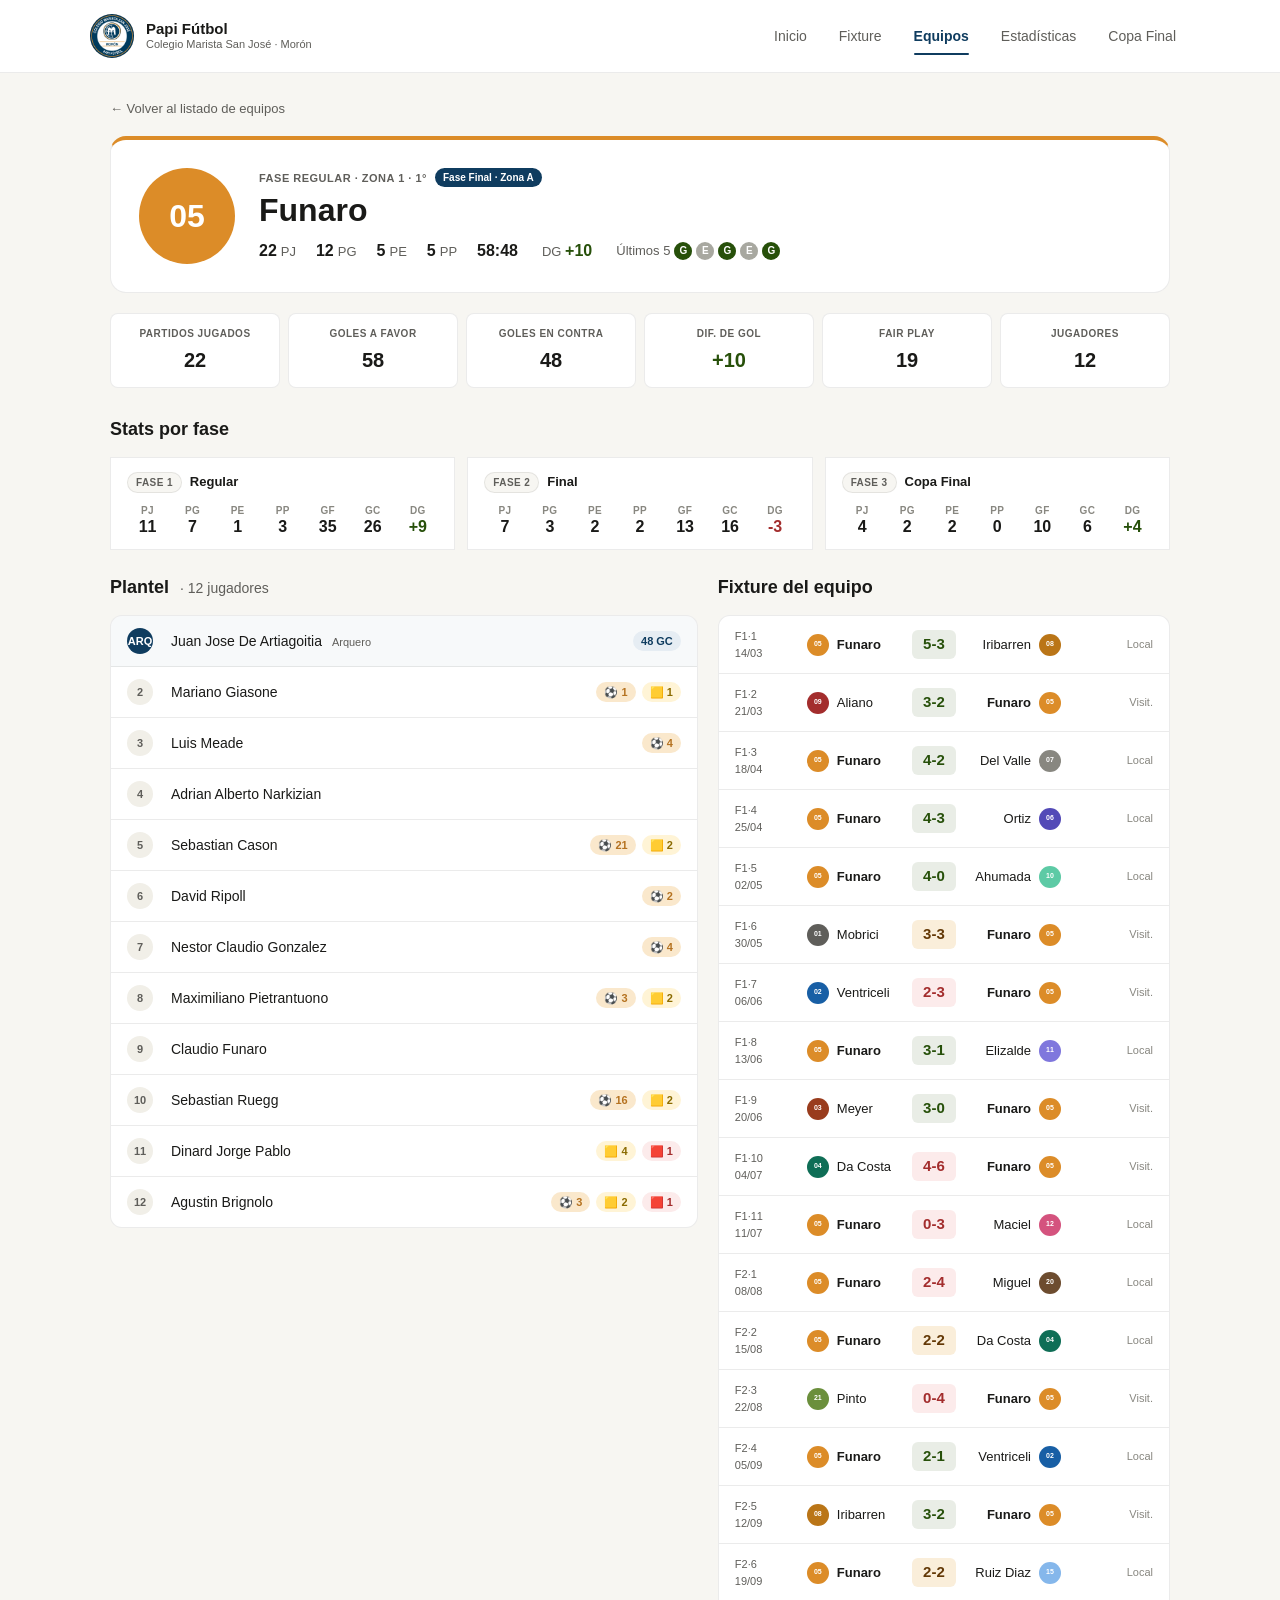
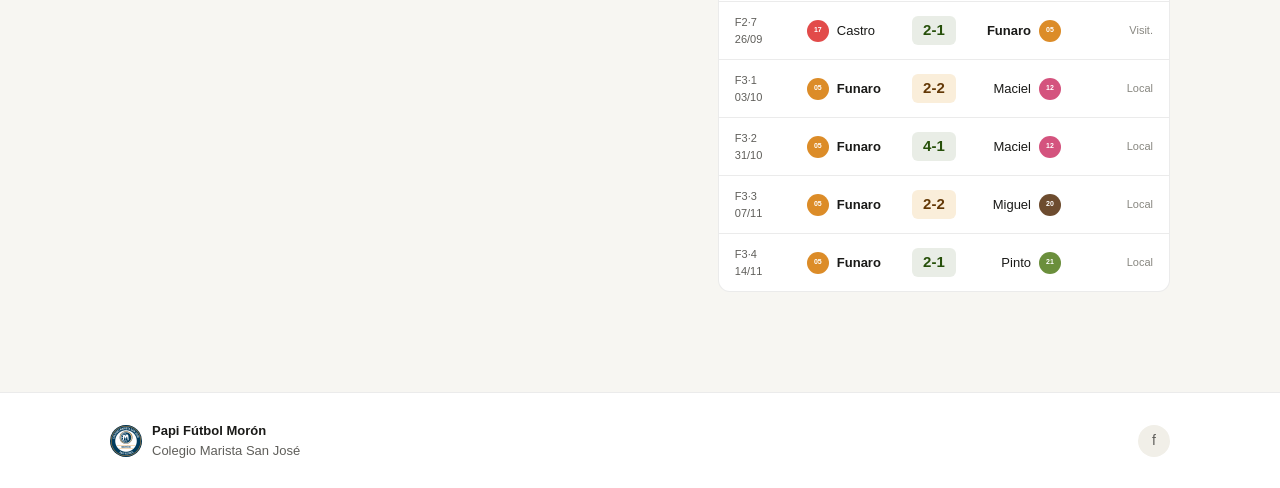
<file: equipo.html>
<!DOCTYPE html>
<html lang="es">
<head>
  <meta charset="UTF-8">
  <meta name="viewport" content="width=device-width, initial-scale=1.0">
  <title>Equipo · Papi Fútbol San José Morón</title>
  <meta name="description" content="Plantel, fixture y estadísticas del equipo en el torneo Papi Fútbol San José Morón.">
  <meta property="og:type" content="website">
  <meta property="og:site_name" content="Papi Fútbol San José Morón">
  <meta property="og:title" content="Equipo · Papi Fútbol San José Morón">
  <meta property="og:description" content="Plantel, fixture y estadísticas del equipo en el torneo.">
  <meta property="og:url" content="https://jomuller11.github.io/futbol-reimagine/equipo.html">
  <meta property="og:image" content="https://jomuller11.github.io/futbol-reimagine/logo.png">
  <meta property="og:locale" content="es_AR">
  <meta name="twitter:card" content="summary">
  <link rel="icon" type="image/png" href="logo.png">
  <link rel="stylesheet" href="styles.css">
  <style>
    .equipo-hero {
      background: var(--surface);
      border: 0.5px solid var(--border);
      border-radius: var(--radius-xl);
      padding: 28px;
      margin-bottom: 20px;
      display: flex;
      align-items: center;
      gap: 24px;
    }
    .equipo-hero-avatar {
      width: 96px;
      height: 96px;
      border-radius: 50%;
      color: #fff;
      display: flex;
      align-items: center;
      justify-content: center;
      font-weight: 700;
      font-size: 32px;
      flex-shrink: 0;
    }
    .equipo-hero-info { flex: 1; min-width: 0; }
    .equipo-hero-zone {
      font-size: 11px;
      color: var(--text-secondary);
      text-transform: uppercase;
      letter-spacing: 0.5px;
      font-weight: 600;
      margin-bottom: 6px;
    }
    .equipo-hero-name {
      font-size: 32px;
      font-weight: 700;
      line-height: 1.1;
      margin-bottom: 10px;
    }
    .equipo-hero-stats {
      display: flex;
      gap: 20px;
      flex-wrap: wrap;
      font-size: 13px;
      color: var(--text-secondary);
    }
    .equipo-hero-stats strong { color: var(--text); font-weight: 700; font-size: 16px; margin-right: 4px; }

    .equipo-stats-grid {
      display: grid;
      grid-template-columns: repeat(6, 1fr);
      gap: 8px;
      margin-bottom: 24px;
    }
    .equipo-mini-stat {
      background: var(--surface);
      border: 0.5px solid var(--border);
      border-radius: var(--radius-md);
      padding: 12px;
      text-align: center;
    }
    .equipo-mini-stat .label {
      font-size: 10px;
      color: var(--text-secondary);
      text-transform: uppercase;
      letter-spacing: 0.5px;
      font-weight: 600;
      margin-bottom: 4px;
    }
    .equipo-mini-stat .value {
      font-size: 20px;
      font-weight: 700;
    }

    .plantel-list {
      background: var(--surface);
      border: 0.5px solid var(--border);
      border-radius: var(--radius-lg);
      overflow: hidden;
    }
    .plantel-row {
      display: grid;
      grid-template-columns: 32px 1fr auto;
      align-items: center;
      gap: 12px;
      padding: 12px 16px;
      border-bottom: 0.5px solid var(--border);
      font-size: 14px;
    }
    .plantel-row:last-child { border-bottom: none; }
    .plantel-row.arquero {
      background: rgba(15, 60, 95, 0.03);
    }
    .plantel-num {
      width: 26px;
      height: 26px;
      border-radius: 50%;
      background: var(--surface-2);
      color: var(--text-secondary);
      font-size: 11px;
      font-weight: 700;
      display: flex;
      align-items: center;
      justify-content: center;
    }
    .plantel-row.arquero .plantel-num {
      background: var(--primary);
      color: #fff;
    }
    .plantel-name { font-weight: 500; }
    .plantel-name small { color: var(--text-secondary); font-weight: 400; margin-left: 6px; font-size: 11px; }
    .plantel-stats {
      display: flex;
      gap: 6px;
      align-items: center;
      flex-wrap: wrap;
      justify-content: flex-end;
    }
    .stat-pill {
      padding: 2px 8px;
      border-radius: 999px;
      font-size: 11px;
      font-weight: 600;
      display: inline-flex;
      align-items: center;
      gap: 3px;
    }
    .stat-goles { background: var(--accent-light); color: var(--accent-dark); }
    .stat-amarilla { background: #FFF4D6; color: #8B6B00; }
    .stat-azul { background: #DCEAFE; color: #1A4E8E; }
    .stat-roja { background: var(--danger-bg); color: var(--danger); }
    .stat-valla { background: var(--primary-light); color: var(--primary); }

    .fixture-equipo {
      background: var(--surface);
      border: 0.5px solid var(--border);
      border-radius: var(--radius-lg);
      overflow: hidden;
    }
    .fixture-equipo-row {
      display: grid;
      grid-template-columns: 60px 1fr auto 1fr 80px;
      align-items: center;
      gap: 12px;
      padding: 12px 16px;
      border-bottom: 0.5px solid var(--border);
      font-size: 13px;
      cursor: pointer;
    }
    .fixture-equipo-row:hover { background: var(--surface-2); }
    .fixture-equipo-row:last-child { border-bottom: none; }
    .fixture-equipo-fecha { color: var(--text-secondary); font-size: 11px; }
    .fixture-equipo-result {
      font-weight: 700;
      font-size: 15px;
      text-align: center;
      padding: 3px 10px;
      border-radius: var(--radius-sm);
      background: var(--surface-2);
      min-width: 44px;
    }
    .fixture-equipo-result.win { background: rgba(39, 80, 10, 0.1); color: var(--success); }
    .fixture-equipo-result.loss { background: var(--danger-bg); color: var(--danger); }
    .fixture-equipo-result.draw { background: var(--warning-bg); color: var(--warning); }
    .fixture-equipo-result.pending { background: transparent; color: var(--text-tertiary); font-weight: 400; }
    .fixture-equipo-vs { text-align: center; }
    .fixture-equipo-team { display: flex; align-items: center; gap: 8px; }
    .fixture-equipo-team.away { justify-content: flex-end; }
    .fixture-equipo-self { color: var(--text-tertiary); font-style: italic; }

    .two-col-equipo {
      display: grid;
      grid-template-columns: 1.3fr 1fr;
      gap: 20px;
    }

    @media (max-width: 820px) {
      .equipo-hero { flex-direction: column; text-align: center; }
      .equipo-hero-stats { justify-content: center; }
      .equipo-stats-grid { grid-template-columns: repeat(3, 1fr); }
      .two-col-equipo { grid-template-columns: 1fr; }
      .fixture-equipo-row { grid-template-columns: 50px 1fr auto 1fr; font-size: 12px; }
      .fixture-equipo-row > div:last-child { display: none; }
    }

    /* Breakdown por fase (cards debajo del resumen) */
    .fase-breakdown {
      display: grid;
      grid-template-columns: repeat(auto-fit, minmax(240px, 1fr));
      gap: 12px;
      margin-bottom: 24px;
    }
    .fase-stat-card {
      background: var(--surface);
      border: 0.5px solid var(--border);
      border-radius: var(--radius);
      padding: 14px 16px;
    }
    .fase-stat-head {
      display: flex;
      align-items: center;
      gap: 8px;
      margin-bottom: 10px;
    }
    .fase-stat-tag {
      font-size: 10px;
      font-weight: 700;
      letter-spacing: 0.4px;
      text-transform: uppercase;
      padding: 2px 8px;
      border-radius: 999px;
      background: var(--bg);
      color: var(--text-secondary);
      border: 0.5px solid var(--border);
    }
    .fase-stat-label {
      font-size: 13px;
      font-weight: 700;
      color: var(--text);
    }
    .fase-stat-row {
      display: grid;
      grid-template-columns: repeat(7, 1fr);
      gap: 4px;
      font-variant-numeric: tabular-nums;
    }
    .fase-stat-row .k {
      font-size: 10px;
      color: var(--text-tertiary);
      font-weight: 600;
      text-transform: uppercase;
      letter-spacing: 0.3px;
      text-align: center;
    }
    .fase-stat-row .v {
      font-size: 16px;
      font-weight: 700;
      color: var(--text);
      text-align: center;
      line-height: 1.1;
    }
  </style>
</head>
<body>

  <header class="header">
    <div class="container header-inner">
      <a href="index.html" class="brand">
        <div class="brand-logo"></div>
        <div class="brand-text">
          <div class="brand-name">Papi Fútbol</div>
          <div class="brand-sub">Colegio Marista San José · Morón</div>
        </div>
      </a>
      <nav class="nav" id="nav">
        <a href="index.html" class="nav-primary">Inicio</a>
        <a href="fixture.html" class="nav-primary">Fixture</a>
        <a href="equipos.html" class="active">Equipos</a>
        <a href="estadisticas.html" class="nav-primary">Estadísticas</a>
        <a href="bracket.html" class="nav-primary">Copa Final</a>
      </nav>
      <button class="mobile-toggle" onclick="document.getElementById('nav').classList.toggle('open')">☰</button>
    </div>
  </header>

  <main class="page">
    <div class="container">

      <div style="margin-bottom: 16px;">
        <a href="equipos.html" style="font-size: 13px; color: var(--text-secondary);">← Volver al listado de equipos</a>
      </div>

      <div id="equipo-content">
        <p style="text-align: center; padding: 40px; color: var(--text-secondary);">Cargando...</p>
      </div>

    </div>
  </main>

  <footer class="footer">
    <div class="container footer-inner">
      <div class="footer-brand">
        <div class="brand-logo small"></div>
        <div>
          <div style="font-weight: 600; color: var(--text);">Papi Fútbol Morón</div>
          <div>Colegio Marista San José</div>
        </div>
      </div>
      <div class="footer-social">
        <a href="https://www.facebook.com/papifutbolmoron" title="Facebook">f</a>
      </div>
    </div>
  </footer>

  <script src="data/torneo.js"></script>
  <script src="js/site.js"></script>
  <script>
    // Obtener ID del equipo desde el query string
    const params = new URLSearchParams(window.location.search);
    const equipoId = params.get('id') || '05'; // default Funaro

    function renderEquipo(id) {
      const equipo = EQUIPOS[id];
      if (!equipo) {
        document.getElementById('equipo-content').innerHTML = '<p style="text-align:center; padding:40px;">Equipo no encontrado</p>';
        return;
      }

      const plantel = PLANTELES[id] || [];
      const color = getEquipoColor(id);
      const zona = equipo.zona;
      const posicionData = POSICIONES['zona' + zona].find(p => p.id === id);
      const posIndex = POSICIONES['zona' + zona].findIndex(p => p.id === id);
      const fairplay = FAIRPLAY.find(f => f.equipo === id);

      // Partidos del equipo + stats acumulados del torneo completo
      //
      // POSICIONES.zonaN solo trae los partidos de la Fase Regular (zona 1/2)
      // y POSICIONES.zonaA/B/C solo los de la Fase Final. Ninguna incluye la
      // Copa Final (Fase 3 — knockout sin tabla de puntos). Para que los stats
      // del equipo reflejen TODO el torneo, los recalculamos desde FIXTURE,
      // además de guardar el breakdown por fase para mostrarlo abajo.
      const partidosDelEquipo = [];
      const stats = { pj: 0, pg: 0, pe: 0, pp: 0, gf: 0, gc: 0 };
      const statsPorFase = {
        1: { pj: 0, pg: 0, pe: 0, pp: 0, gf: 0, gc: 0, label: 'Regular' },
        2: { pj: 0, pg: 0, pe: 0, pp: 0, gf: 0, gc: 0, label: 'Final' },
        3: { pj: 0, pg: 0, pe: 0, pp: 0, gf: 0, gc: 0, label: 'Copa Final' }
      };
      FIXTURE.forEach(f => {
        fechaPartidos(f).forEach(p => {
          if (p.local !== id && p.visitante !== id) return;
          partidosDelEquipo.push({
            ...p,
            fecha: f.fecha,
            faseFecha: f.faseFecha,
            fase: f.fase,
            fechaTexto: f.fechaTexto,
            estado: f.estado,
            esLocal: p.local === id
          });
          if (f.estado !== 'jugada' || p.golesL === undefined) return;
          const gp = p.local === id ? p.golesL : p.golesV;
          const gr = p.local === id ? p.golesV : p.golesL;
          const bucket = statsPorFase[f.fase]; if (!bucket) return;
          stats.pj++; stats.gf += gp; stats.gc += gr;
          bucket.pj++; bucket.gf += gp; bucket.gc += gr;
          if (gp > gr)      { stats.pg++; bucket.pg++; }
          else if (gp < gr) { stats.pp++; bucket.pp++; }
          else              { stats.pe++; bucket.pe++; }
        });
      });
      const dg = stats.gf - stats.gc;
      const dgText = dg > 0 ? `+${dg}` : `${dg}`;

      // Título del documento
      document.title = `${equipo.nombre} · Papi Fútbol San José Morón`;

      const html = `
        <!-- HERO DEL EQUIPO -->
        <div class="equipo-hero" style="border-top: 4px solid ${color};">
          <div class="equipo-hero-avatar" style="background:${color};">${id}</div>
          <div class="equipo-hero-info">
            <div class="equipo-hero-zone" style="display:flex; align-items:center; gap:8px; flex-wrap:wrap;">
              Fase Regular · Zona ${zona} · ${posIndex+1}°
              ${(() => { const zf = getZonaFinal(id); if (!zf) return '';
                const col = zf==='A'?'var(--zona-a)':(zf==='B'?'var(--zona-b)':'var(--zona-c)');
                return `<span style="background:${col}; color:#fff; font-size:10px; font-weight:700; padding:2px 8px; border-radius:99px; text-transform:none; letter-spacing:0;">Fase Final · Zona ${zf}</span>`; })()}
            </div>
            <div class="equipo-hero-name">${equipo.nombre}</div>
            <div class="equipo-hero-stats">
              <span><strong>${stats.pj}</strong>PJ</span>
              <span><strong>${stats.pg}</strong>PG</span>
              <span><strong>${stats.pe}</strong>PE</span>
              <span><strong>${stats.pp}</strong>PP</span>
              <span><strong>${stats.gf}:${stats.gc}</strong></span>
              <span>DG <strong style="color:${dg>0?'var(--success)':(dg<0?'var(--danger)':'inherit')}">${dgText}</strong></span>
              <span style="display:inline-flex; align-items:center; gap:4px;">Últimos 5 ${formaDotsHtml(id)}</span>
            </div>
          </div>
        </div>

        <!-- MINI STATS (todo el torneo) -->
        <div class="equipo-stats-grid">
          <div class="equipo-mini-stat"><div class="label">Partidos jugados</div><div class="value">${stats.pj}</div></div>
          <div class="equipo-mini-stat"><div class="label">Goles a favor</div><div class="value">${stats.gf}</div></div>
          <div class="equipo-mini-stat"><div class="label">Goles en contra</div><div class="value">${stats.gc}</div></div>
          <div class="equipo-mini-stat"><div class="label">Dif. de gol</div><div class="value" style="color:${dg>0?'var(--success)':(dg<0?'var(--danger)':'inherit')}">${dgText}</div></div>
          <div class="equipo-mini-stat"><div class="label">Fair Play</div><div class="value">${fairplay ? fairplay.puntos : 0}</div></div>
          <div class="equipo-mini-stat"><div class="label">Jugadores</div><div class="value">${plantel.length}</div></div>
        </div>

        <!-- BREAKDOWN POR FASE -->
        <!-- Visible cuando el equipo jugó al menos una fase; cada card muestra los
             mismos indicadores pero recortados a la fase. Da contexto de dónde
             viene cada número del resumen total. -->
        ${(() => {
          const fasesJugadas = Object.entries(statsPorFase).filter(([_, s]) => s.pj > 0);
          if (fasesJugadas.length === 0) return '';
          return `
            <div class="section-head" style="margin-top:28px;">
              <h2 class="section-title">Stats por fase</h2>
            </div>
            <div class="fase-breakdown">
              ${fasesJugadas.map(([fase, s]) => {
                const sdg = s.gf - s.gc;
                const sdgTxt = sdg > 0 ? `+${sdg}` : `${sdg}`;
                return `
                  <div class="fase-stat-card">
                    <div class="fase-stat-head">
                      <span class="fase-stat-tag">Fase ${fase}</span>
                      <span class="fase-stat-label">${s.label}</span>
                    </div>
                    <div class="fase-stat-row">
                      <div><div class="k">PJ</div><div class="v">${s.pj}</div></div>
                      <div><div class="k">PG</div><div class="v">${s.pg}</div></div>
                      <div><div class="k">PE</div><div class="v">${s.pe}</div></div>
                      <div><div class="k">PP</div><div class="v">${s.pp}</div></div>
                      <div><div class="k">GF</div><div class="v">${s.gf}</div></div>
                      <div><div class="k">GC</div><div class="v">${s.gc}</div></div>
                      <div><div class="k">DG</div><div class="v" style="color:${sdg>0?'var(--success)':(sdg<0?'var(--danger)':'inherit')}">${sdgTxt}</div></div>
                    </div>
                  </div>
                `;
              }).join('')}
            </div>
          `;
        })()}

        <!-- PLANTEL + FIXTURE -->
        <div class="two-col-equipo">

          <!-- PLANTEL -->
          <div>
            <div class="section-head">
              <h2 class="section-title">Plantel <small>· ${plantel.length} jugadores</small></h2>
            </div>
            <div class="plantel-list">
              ${plantel.map((nombre, idx) => {
                const stats = getStatsJugador(nombre, id);
                const esArquero = idx === 0; // primer jugador siempre es el arquero
                const pills = [];
                if (stats.goles > 0) pills.push(`<span class="stat-pill stat-goles">⚽ ${stats.goles}</span>`);
                if (stats.amarillas > 0) pills.push(`<span class="stat-pill stat-amarilla">🟨 ${stats.amarillas}</span>`);
                if (stats.azules > 0) pills.push(`<span class="stat-pill stat-azul">🟦 ${stats.azules}</span>`);
                if (stats.rojas > 0) pills.push(`<span class="stat-pill stat-roja">🟥 ${stats.rojas}</span>`);
                if (esArquero && stats.golesRecibidos !== null) pills.push(`<span class="stat-pill stat-valla">${stats.golesRecibidos} GC</span>`);
                // Toda la fila linkea al perfil del jugador
                const href = `jugador.html?equipo=${id}&nombre=${encodeURIComponent(nombre)}`;
                return `
                  <a href="${href}" class="plantel-row ${esArquero ? 'arquero' : ''}" style="color: inherit; text-decoration: none;">
                    <div class="plantel-num">${esArquero ? 'ARQ' : (idx+1)}</div>
                    <div class="plantel-name">
                      ${nombre}
                      ${esArquero ? '<small>Arquero</small>' : ''}
                    </div>
                    <div class="plantel-stats">${pills.join('')}</div>
                  </a>
                `;
              }).join('')}
            </div>
          </div>

          <!-- FIXTURE DEL EQUIPO -->
          <div>
            <div class="section-head">
              <h2 class="section-title">Fixture del equipo</h2>
            </div>
            <div class="fixture-equipo">
              ${partidosDelEquipo.map(p => {
                const jugada = p.estado === 'jugada';
                let resultClass = 'pending';
                let resultText = '-';
                if (jugada) {
                  const golesP = p.esLocal ? p.golesL : p.golesV;
                  const golesR = p.esLocal ? p.golesV : p.golesL;
                  resultText = `${golesP}-${golesR}`;
                  if (golesP > golesR) resultClass = 'win';
                  else if (golesP < golesR) resultClass = 'loss';
                  else resultClass = 'draw';
                }
                const rival = p.esLocal ? p.visitante : p.local;
                return `
                  <a href="ficha.html?fecha=${p.fecha}&local=${p.local}" class="fixture-equipo-row" style="text-decoration:none; color:inherit;">
                    <div class="fixture-equipo-fecha">F${p.fase}·${p.faseFecha}<br>${p.fechaTexto.substring(0,5)}</div>
                    <div class="fixture-equipo-team">
                      ${p.esLocal ? teamAvatar(id, 22) + '<strong>' + equipo.nombre + '</strong>' : teamAvatar(rival, 22) + '<span>' + getEquipoNombre(rival) + '</span>'}
                    </div>
                    <div class="fixture-equipo-result ${resultClass}">${resultText}</div>
                    <div class="fixture-equipo-team away">
                      ${!p.esLocal ? '<strong>' + equipo.nombre + '</strong>' + teamAvatar(id, 22) : '<span>' + getEquipoNombre(rival) + '</span>' + teamAvatar(rival, 22)}
                    </div>
                    <div style="text-align:right; font-size:11px; color:var(--text-tertiary);">${p.esLocal ? 'Local' : 'Visit.'}</div>
                  </a>
                `;
              }).join('')}
            </div>
          </div>

        </div>
      `;

      document.getElementById('equipo-content').innerHTML = html;
    }

    renderEquipo(equipoId);

    renderTabBar('');
  </script>

</body>
</html>
</file>
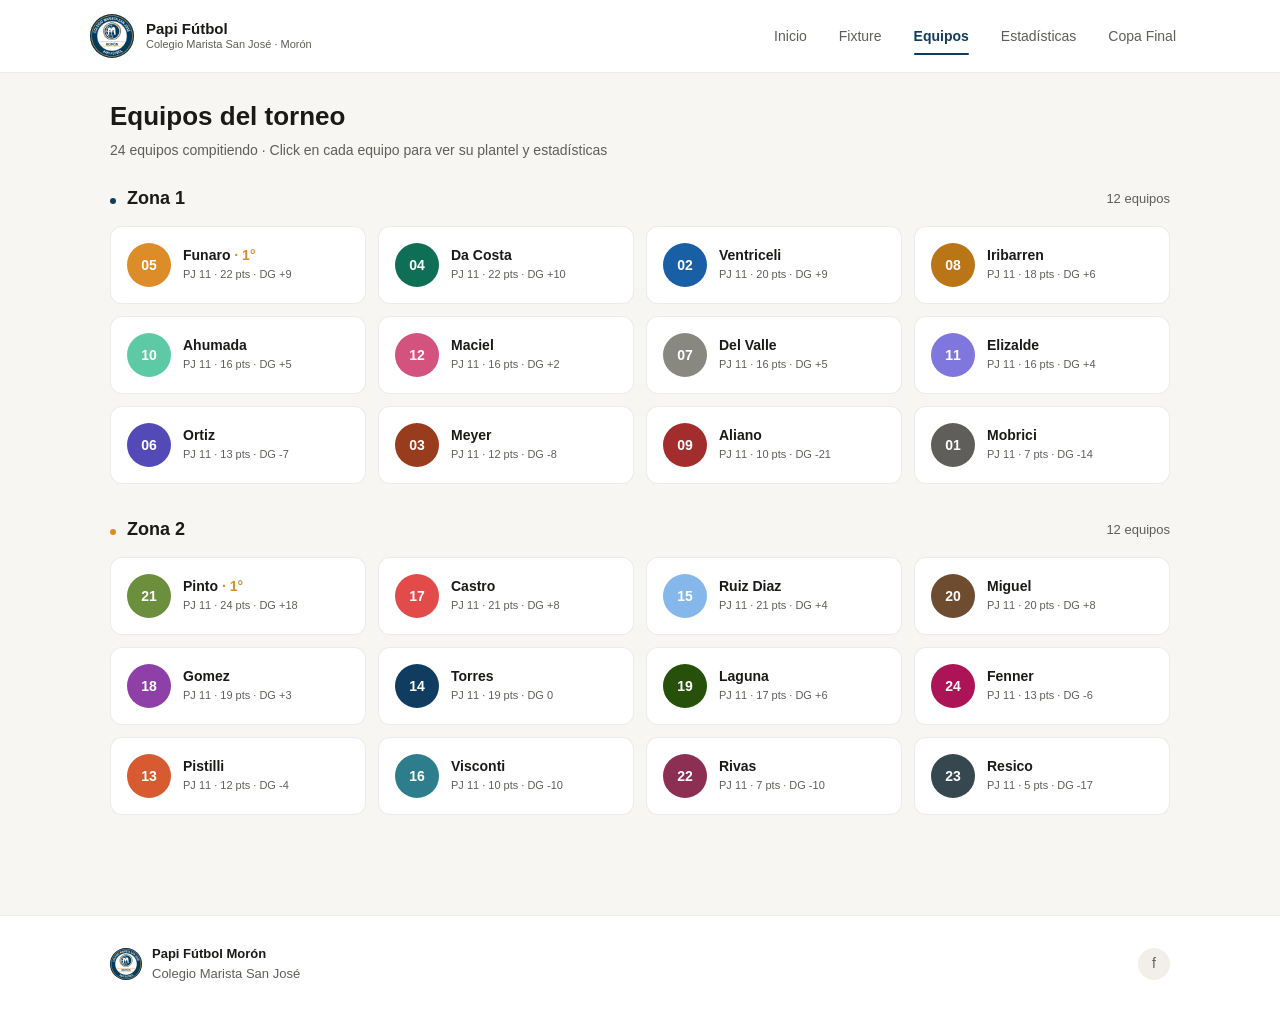
<file: equipos.html>
<!DOCTYPE html>
<html lang="es">
<head>
  <meta charset="UTF-8">
  <meta name="viewport" content="width=device-width, initial-scale=1.0">
  <title>Equipos · Papi Fútbol San José Morón</title>
  <meta name="description" content="Los 24 equipos del torneo Papi Fútbol San José Morón: planteles, posiciones y estadísticas.">
  <meta property="og:type" content="website">
  <meta property="og:site_name" content="Papi Fútbol San José Morón">
  <meta property="og:title" content="Equipos · Papi Fútbol San José Morón">
  <meta property="og:description" content="Los 24 equipos del torneo: planteles, posiciones y estadísticas.">
  <meta property="og:url" content="https://jomuller11.github.io/futbol-reimagine/equipos.html">
  <meta property="og:image" content="https://jomuller11.github.io/futbol-reimagine/logo.png">
  <meta property="og:locale" content="es_AR">
  <meta name="twitter:card" content="summary">
  <link rel="icon" type="image/png" href="logo.png">
  <link rel="stylesheet" href="styles.css">
</head>
<body>

  <header class="header">
    <div class="container header-inner">
      <a href="index.html" class="brand">
        <div class="brand-logo"></div>
        <div class="brand-text">
          <div class="brand-name">Papi Fútbol</div>
          <div class="brand-sub">Colegio Marista San José · Morón</div>
        </div>
      </a>
      <nav class="nav" id="nav">
        <a href="index.html" class="nav-primary">Inicio</a>
        <a href="fixture.html" class="nav-primary">Fixture</a>
        <a href="equipos.html" class="active">Equipos</a>
        <a href="estadisticas.html" class="nav-primary">Estadísticas</a>
        <a href="bracket.html" class="nav-primary">Copa Final</a>
      </nav>
      <button class="mobile-toggle" onclick="document.getElementById('nav').classList.toggle('open')">☰</button>
    </div>
  </header>

  <main class="page">
    <div class="container">

      <div class="page-header">
        <h1 class="page-title">Equipos del torneo</h1>
        <p class="page-sub">24 equipos compitiendo · Click en cada equipo para ver su plantel y estadísticas</p>
      </div>

      <div class="section-head" style="margin-top: 16px;">
        <h2 class="section-title">
          <span class="match-zone" style="margin-right:6px;"></span>
          Zona 1
        </h2>
        <span style="font-size: 13px; color: var(--text-secondary);">12 equipos</span>
      </div>
      <div class="equipos-grid" id="equipos-zona1" style="margin-bottom: 32px;"></div>

      <div class="section-head">
        <h2 class="section-title">
          <span class="match-zone zona-2" style="margin-right:6px;"></span>
          Zona 2
        </h2>
        <span style="font-size: 13px; color: var(--text-secondary);">12 equipos</span>
      </div>
      <div class="equipos-grid" id="equipos-zona2"></div>

    </div>
  </main>

  <footer class="footer">
    <div class="container footer-inner">
      <div class="footer-brand">
        <div class="brand-logo small"></div>
        <div>
          <div style="font-weight: 600; color: var(--text);">Papi Fútbol Morón</div>
          <div>Colegio Marista San José</div>
        </div>
      </div>
      <div class="footer-social">
        <a href="https://www.facebook.com/papifutbolmoron" title="Facebook">f</a>
      </div>
    </div>
  </footer>

  <script src="data/torneo.js"></script>
  <script src="js/site.js"></script>
  <script>
    function renderEquipos(zonaNum, contenedorId) {
      const tabla = POSICIONES['zona' + zonaNum];
      const html = tabla.map((row, idx) => {
        const e = EQUIPOS[row.id];
        const dg = row.gf - row.gc;
        const dgText = dg > 0 ? `+${dg}` : `${dg}`;
        const posMarker = idx === 0 ? ' · 1°' : '';
        return `
          <a href="equipo.html?id=${row.id}" class="equipo-card">
            <div class="equipo-avatar" style="background:${getEquipoColor(row.id)};">${row.id}</div>
            <div class="equipo-info">
              <div class="equipo-name">${e.nombre}${posMarker ? `<span style="color:var(--accent); font-weight:700;">${posMarker}</span>` : ''}</div>
              <div class="equipo-meta">PJ ${row.pj} · ${row.pts} pts · DG ${dgText}</div>
            </div>
          </a>
        `;
      }).join('');
      document.getElementById(contenedorId).innerHTML = html;
    }

    renderEquipos(1, 'equipos-zona1');
    renderEquipos(2, 'equipos-zona2');

    renderTabBar('');
  </script>

</body>
</html>
</file>
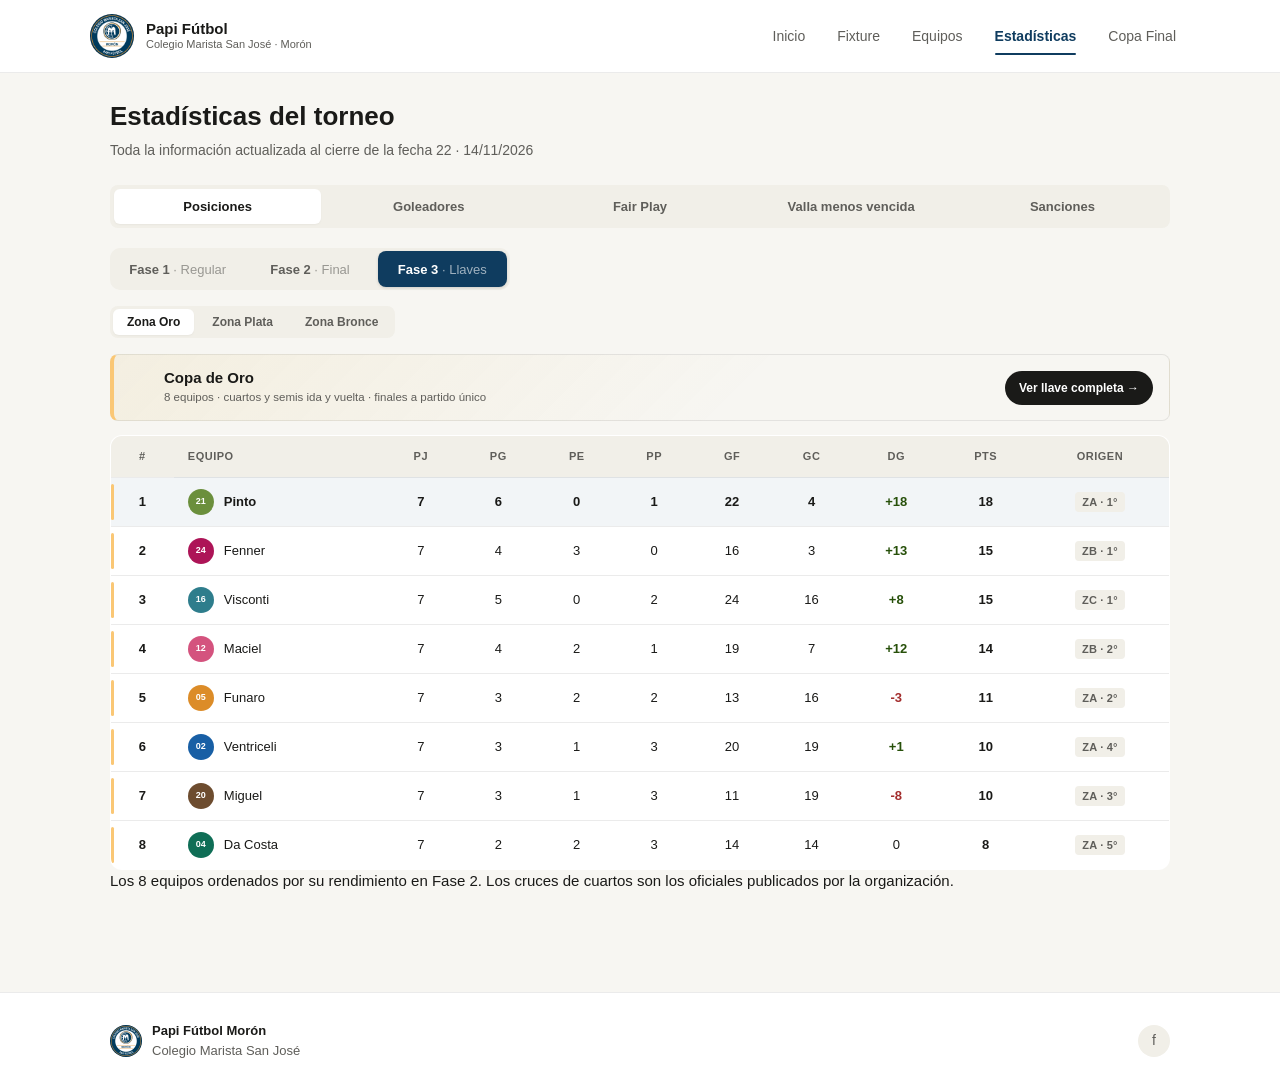
<file: estadisticas.html>
<!DOCTYPE html>
<html lang="es">
<head>
  <meta charset="UTF-8">
  <meta name="viewport" content="width=device-width, initial-scale=1.0">
  <title>Estadísticas · Papi Fútbol San José Morón</title>
  <meta name="description" content="Tablas de posiciones, goleadores, fair play, valla menos vencida y sanciones del torneo Papi Fútbol San José Morón.">
  <meta property="og:type" content="website">
  <meta property="og:site_name" content="Papi Fútbol San José Morón">
  <meta property="og:title" content="Estadísticas · Papi Fútbol San José Morón">
  <meta property="og:description" content="Posiciones, goleadores, fair play, valla menos vencida y sanciones del torneo.">
  <meta property="og:url" content="https://jomuller11.github.io/futbol-reimagine/estadisticas.html">
  <meta property="og:image" content="https://jomuller11.github.io/futbol-reimagine/logo.png">
  <meta property="og:locale" content="es_AR">
  <meta name="twitter:card" content="summary">
  <link rel="icon" type="image/png" href="logo.png">
  <link rel="stylesheet" href="styles.css">
  <style>
    /* Estilos específicos de estadísticas */
    .stats-tabs {
      display: flex;
      gap: 4px;
      background: var(--surface-2);
      padding: 4px;
      border-radius: var(--radius-md);
      margin-bottom: 20px;
      flex-wrap: wrap;
    }
    .stats-tabs .tab {
      flex: 1;
      min-width: 110px;
      padding: 10px 14px;
      font-size: 13px;
    }
    .data-table {
      width: 100%;
      border-collapse: collapse;
      background: var(--surface);
      border: 0.5px solid var(--border);
      border-radius: var(--radius-lg);
      overflow: hidden;
    }
    .data-table th {
      text-align: left;
      padding: 12px 14px;
      font-size: 11px;
      color: var(--text-secondary);
      text-transform: uppercase;
      letter-spacing: 0.5px;
      font-weight: 600;
      border-bottom: 0.5px solid var(--border);
      background: var(--surface-2);
    }
    .data-table th.center { text-align: center; }
    .data-table td {
      padding: 11px 14px;
      font-size: 13px;
      border-bottom: 0.5px solid var(--border);
      vertical-align: middle;
    }
    .data-table tr:last-child td { border-bottom: none; }
    .data-table tr:hover { background: var(--surface-2); }
    .data-table tr.top-row { background: rgba(15, 60, 95, 0.05); font-weight: 600; }
    .data-table td.center { text-align: center; }
    .data-table td.pts { text-align: center; font-weight: 700; }
    .data-table .team-cell {
      display: flex;
      align-items: center;
      gap: 10px;
    }
    .data-table a.team-cell:hover span {
      color: var(--primary);
      text-decoration: underline;
    }
    .search-box {
      width: 100%;
      max-width: 400px;
      padding: 10px 14px;
      border: 0.5px solid var(--border-strong);
      border-radius: var(--radius-md);
      font-size: 14px;
      font-family: inherit;
      margin-bottom: 16px;
      background: var(--surface);
    }
    .search-box:focus {
      outline: none;
      border-color: var(--primary);
    }
    .table-wrapper {
      overflow-x: auto;
    }
    .panel { display: none; }
    .panel.active { display: block; }

    /* ============================================
       MARCA DE COPA (Fase 2 → Fase 3)
       Franja lateral coloreada + inicial O/P/B
       Usa --gold, --silver, --bronze de :root en styles.css
       ============================================ */
    .zband-oro::before    { background: var(--gold); }
    .zband-plata::before  { background: var(--silver); }
    .zband-bronce::before { background: var(--bronze); }

    .zchip-oro    { background: var(--gold);   color: #633806; }
    .zchip-plata  { background: var(--silver); color: #444441; }
    .zchip-bronce { background: var(--bronze); color: #712B13; }

    /* Leyenda para las tablas de copa */
    .copa-legend {
      display: flex;
      align-items: center;
      gap: 14px;
      flex-wrap: wrap;
      font-size: 11px;
      color: var(--text-secondary);
      padding: 10px 14px 12px;
    }
    .copa-legend .item {
      display: inline-flex;
      align-items: center;
      gap: 6px;
    }
    .copa-legend .swatch {
      width: 10px;
      height: 10px;
      border-radius: 3px;
      flex: none;
    }
    .copa-legend .swatch.oro    { background: var(--gold); }
    .copa-legend .swatch.plata  { background: var(--silver); }
    .copa-legend .swatch.bronce { background: var(--bronze); }

    .copa-legend .rules {
      display: block;
      width: 100%;
      margin-top: 4px;
      font-size: 10.5px;
      color: var(--text-tertiary);
      letter-spacing: 0.2px;
    }

    /* =============================================================
       HERO DE COPA FINAL (Fase 3) + chip "Origen"
       Reutiliza --gold / --silver / --bronze de :root en styles.css
       ============================================================= */
    .copa-hero {
      display: flex;
      align-items: center;
      justify-content: space-between;
      gap: 14px;
      padding: 14px 16px;
      border-radius: var(--radius-md);
      border: 0.5px solid var(--border);
      border-left-width: 4px;
      background: var(--surface);
      margin-bottom: 14px;
      flex-wrap: wrap;
    }
    .copa-hero-oro    { border-left-color: var(--gold);   background: linear-gradient(135deg, rgba(212,160,23,.08), transparent 60%); }
    .copa-hero-plata  { border-left-color: var(--silver); background: linear-gradient(135deg, rgba(142,139,133,.10), transparent 60%); }
    .copa-hero-bronce { border-left-color: var(--bronze); background: linear-gradient(135deg, rgba(161,107,71,.08), transparent 60%); }

    .copa-hero-left {
      display: flex;
      align-items: center;
      gap: 12px;
    }
    .copa-hero-swatch {
      width: 22px;
      height: 22px;
      border-radius: 50%;
      flex: none;
    }
    .copa-hero-label {
      font-size: 15px;
      font-weight: 700;
      color: var(--text);
      line-height: 1.2;
    }
    .copa-hero-sub {
      font-size: 11.5px;
      color: var(--text-secondary);
      margin-top: 2px;
    }
    .copa-hero-cta {
      display: inline-flex;
      align-items: center;
      gap: 4px;
      padding: 8px 14px;
      border-radius: 999px;
      background: var(--text);
      color: #fff;
      font-size: 12px;
      font-weight: 600;
      text-decoration: none;
      white-space: nowrap;
      transition: transform 0.1s ease, background 0.15s ease;
    }
    .copa-hero-cta:hover {
      background: var(--primary);
      transform: translateY(-1px);
    }

    .origen-chip {
      display: inline-flex;
      align-items: center;
      padding: 2px 7px;
      border-radius: 4px;
      background: var(--surface-2);
      font-size: 11px;
      color: var(--text-secondary);
      font-weight: 600;
      letter-spacing: 0.2px;
      white-space: nowrap;
    }
  </style>
</head>
<body>

  <header class="header">
    <div class="container header-inner">
      <a href="index.html" class="brand">
        <div class="brand-logo"></div>
        <div class="brand-text">
          <div class="brand-name">Papi Fútbol</div>
          <div class="brand-sub">Colegio Marista San José · Morón</div>
        </div>
      </a>
      <nav class="nav" id="nav">
        <a href="index.html" class="nav-primary">Inicio</a>
        <a href="fixture.html" class="nav-primary">Fixture</a>
        <a href="equipos.html">Equipos</a>
        <a href="estadisticas.html" class="active nav-primary">Estadísticas</a>
        <a href="bracket.html" class="nav-primary">Copa Final</a>
      </nav>
      <button class="mobile-toggle" onclick="document.getElementById('nav').classList.toggle('open')">☰</button>
    </div>
  </header>

  <main class="page">
    <div class="container">

      <div class="page-header">
        <h1 class="page-title">Estadísticas del torneo</h1>
        <p class="page-sub" id="stats-sub">Toda la información del torneo</p>
      </div>

      <!-- Tabs -->
      <div class="stats-tabs">
        <button class="tab active" data-panel="posiciones">Posiciones</button>
        <button class="tab" data-panel="goleadores">Goleadores</button>
        <button class="tab" data-panel="fairplay">Fair Play</button>
        <button class="tab" data-panel="valla">Valla menos vencida</button>
        <button class="tab" data-panel="sanciones">Sanciones</button>
      </div>

      <!-- Panel: POSICIONES -->
      <div class="panel active" id="panel-posiciones">
        <div class="seg" id="pos-fase-filter" style="max-width:400px;"></div>
        <div class="tabs" id="pos-zona-tabs" style="display:inline-flex; margin-bottom: 16px; flex-wrap:wrap;"></div>
        <div id="tabla-posiciones"></div>
      </div>

      <!-- Panel: GOLEADORES -->
      <div class="panel" id="panel-goleadores">
        <input type="text" class="search-box" placeholder="Buscar jugador o equipo..." id="search-goleadores">
        <div class="table-wrapper">
          <table class="data-table" id="tabla-goleadores"></table>
        </div>
      </div>

      <!-- Panel: FAIR PLAY -->
      <div class="panel" id="panel-fairplay">
        <p style="font-size: 13px; color: var(--text-secondary); margin-bottom: 14px;">
          Puntaje fair play: cada amarilla suma 1 pt, azul 2 pts, roja 3 pts. Ordenado de menor a mayor.
        </p>
        <div class="table-wrapper">
          <table class="data-table" id="tabla-fairplay"></table>
        </div>
      </div>

      <!-- Panel: VALLA -->
      <div class="panel" id="panel-valla">
        <p style="font-size: 13px; color: var(--text-secondary); margin-bottom: 14px;">
          Ranking de arqueros con menos goles recibidos en el torneo.
        </p>
        <div class="table-wrapper">
          <table class="data-table" id="tabla-valla"></table>
        </div>
      </div>

      <!-- Panel: SANCIONES -->
      <div class="panel" id="panel-sanciones">
        <p style="font-size: 13px; color: var(--text-secondary); margin-bottom: 14px;">
          Jugadores con tarjetas acumuladas en el torneo.
        </p>
        <input type="text" class="search-box" placeholder="Buscar jugador..." id="search-sanciones">
        <div class="table-wrapper">
          <table class="data-table" id="tabla-sanciones"></table>
        </div>
      </div>

    </div>
  </main>

  <footer class="footer">
    <div class="container footer-inner">
      <div class="footer-brand">
        <div class="brand-logo small"></div>
        <div>
          <div style="font-weight: 600; color: var(--text);">Papi Fútbol Morón</div>
          <div>Colegio Marista San José</div>
        </div>
      </div>
      <div class="footer-social">
        <a href="https://www.facebook.com/papifutbolmoron" title="Facebook">f</a>
      </div>
    </div>
  </footer>

  <script src="data/torneo.js"></script>
  <script src="js/site.js"></script>
  <script>
    // Subtítulo dinámico con la última fecha jugada
    (function () {
      const jugadas = FIXTURE.filter(f => f.estado === 'jugada');
      const ultima = jugadas[jugadas.length - 1];
      if (ultima) {
        document.getElementById('stats-sub').textContent =
          `Toda la información actualizada al cierre de la fecha ${ultima.fecha} · ${ultima.fechaTexto}`;
      }
    })();

    // Tab switching principal
    document.querySelectorAll('.stats-tabs .tab').forEach(btn => {
      btn.addEventListener('click', () => {
        document.querySelectorAll('.stats-tabs .tab').forEach(b => b.classList.remove('active'));
        btn.classList.add('active');
        document.querySelectorAll('.panel').forEach(p => p.classList.remove('active'));
        document.getElementById('panel-' + btn.dataset.panel).classList.add('active');
      });
    });

    // ===========================================
    // FASE 2 → FASE 3: reglas de clasificación por zona
    // ===========================================
    //
    // Reglas confirmadas:
    //   Zona A: 1° a 5° → Oro · 6° y 7° → Plata · 8° → Bronce
    //   Zona B: 1° y 2° → Oro · 3° a 6° → Plata · 7° y 8° → Bronce
    //   Zona C: 1°      → Oro · 2° y 3° → Plata · 4° a 8° → Bronce
    //
    // Cada regla es un array donde el índice = posición-1 y el valor = copa.
    const REGLAS_COPA_FASE2 = {
      A: ['oro','oro','oro','oro','oro','plata','plata','bronce'],
      B: ['oro','oro','plata','plata','plata','plata','bronce','bronce'],
      C: ['oro','plata','plata','bronce','bronce','bronce','bronce','bronce']
    };

    // Devuelve 'oro' | 'plata' | 'bronce' para el equipo en posición idx (0-based)
    // de una zona de Fase 2 (A, B o C).
    function copaDestino(zonaKey, idx) {
      const reglas = REGLAS_COPA_FASE2[zonaKey];
      if (!reglas) return null;
      return reglas[idx] || null;
    }

    function copaLabel(copa) {
      return copa === 'oro' ? 'Oro' : copa === 'plata' ? 'Plata' : 'Bronce';
    }

    function copaInicial(copa) {
      return copa === 'oro' ? 'O' : copa === 'plata' ? 'P' : 'B';
    }

    function copaLegendHtml() {
      return `
        <div class="copa-legend">
          <span class="item"><span class="swatch oro"></span> Copa de Oro</span>
          <span class="item"><span class="swatch plata"></span> Copa de Plata</span>
          <span class="item"><span class="swatch bronce"></span> Copa de Bronce</span>
          <span class="rules">
            Zona A: 1°–5° Oro · 6°–7° Plata · 8° Bronce &nbsp;·&nbsp;
            Zona B: 1°–2° Oro · 3°–6° Plata · 7°–8° Bronce &nbsp;·&nbsp;
            Zona C: 1° Oro · 2°–3° Plata · 4°–8° Bronce
          </span>
        </div>
      `;
    }

    // ===========================================
    // FASE 3: computar los 8 clasificados de cada copa a partir de Fase 2
    // Las tablas resultantes quedan guardadas en POSICIONES.zonaOro/Plata/Bronce
    // y pueden usarse igual que las zonas de la fase regular o la Fase 2.
    // ===========================================
    (function computeFase3() {
      const copas = { Oro: [], Plata: [], Bronce: [] };
      const copaToLabel = { oro: 'Oro', plata: 'Plata', bronce: 'Bronce' };
      ['A', 'B', 'C'].forEach(z => {
        const rows = POSICIONES['zona' + z] || [];
        rows.forEach((row, idx) => {
          const copa = copaDestino(z, idx);
          if (copa) {
            copas[copaToLabel[copa]].push({
              ...row,
              zonaOrigen: z,
              posOrigen: idx + 1
            });
          }
        });
      });
      // Ordenar cada copa por pts → DG → GF (criterio estándar del torneo)
      Object.keys(copas).forEach(k => {
        copas[k].sort((a, b) => {
          if (a.pts !== b.pts) return b.pts - a.pts;
          const dgA = a.gf - a.gc, dgB = b.gf - b.gc;
          if (dgA !== dgB) return dgB - dgA;
          return b.gf - a.gf;
        });
      });
      POSICIONES.zonaOro    = copas.Oro;
      POSICIONES.zonaPlata  = copas.Plata;
      POSICIONES.zonaBronce = copas.Bronce;
    })();

    // Lista de fases extendida con Fase 3 (si el scraper aún no la trajo)
    const FASES_EXT = FASES.some(f => f.id === 3)
      ? FASES
      : [...FASES, { id: 3, label: 'Fase 3', sub: 'Copa Final', zonas: ['Oro', 'Plata', 'Bronce'] }];

    // ===========================================
    // POSICIONES — toggle de fase + zonas, compacta en mobile, fila expandible
    // ===========================================
    const posFaseActualNum = Math.max(...FIXTURE.map(f => f.fase));
    let posFase = FASES_EXT.some(f => f.id === posFaseActualNum) ? posFaseActualNum : FASES_EXT[0].id;
    let posZona = null;

    function posFaseDe(id) { return FASES_EXT.find(f => f.id === id); }

    function renderTablaPosiciones(zonaKey) {
      // Cuatro modos distintos de marca en la columna extra:
      //  - 'fase-final' → zonas '1' / '2' de la fase regular (12 equipos): destino A/B/C
      //  - 'copa'       → zonas 'A' / 'B' / 'C' de la Fase 2  (8 equipos): Oro / Plata / Bronce
      //  - 'copa-final' → zonas 'Oro' / 'Plata' / 'Bronce' de la Fase 3 (8 clasificados por copa)
      //  - 'ninguno'    → cualquier otra combinación
      const esRegular = zonaKey === '1' || zonaKey === '2';
      const faseActual = posFaseDe(posFase);
      const esFase2   = (zonaKey === 'A' || zonaKey === 'B' || zonaKey === 'C')
                        && faseActual && faseActual.id === 2;
      const esFase3   = (zonaKey === 'Oro' || zonaKey === 'Plata' || zonaKey === 'Bronce')
                        && faseActual && faseActual.id === 3;

      const marcaMode = esRegular ? 'fase-final'
                      : esFase2 ? 'copa'
                      : esFase3 ? 'copa-final'
                      : 'ninguno';
      const mostrarMarca = marcaMode !== 'ninguno';

      const rows = POSICIONES['zona' + zonaKey] || [];
      const mi = getMiEquipo();
      const colspan = mostrarMarca ? 11 : 10;

      const body = rows.map((r, i) => {
        const dg = r.gf - r.gc;
        const dgClass = dg > 0 ? 'dg-pos' : (dg < 0 ? 'dg-neg' : '');
        const dgText = dg > 0 ? `+${dg}` : `${dg}`;
        const esFav = r.id === mi;
        const rowCls = [i===0 ? 'top-row' : '', esFav ? 'fav' : '', 'pos-row'].filter(Boolean).join(' ');

        let posCell, faseCell = '';
        if (marcaMode === 'fase-final') {
          const zd = zonaDestino(i);  // A/B/C
          const key = zd.toLowerCase();
          posCell = `<td class="center zband zband-${key}"><strong>${i+1}</strong></td>`;
          faseCell = `<td class="center"><span class="zchip zchip-${key}" title="Zona ${zd}">${zd}</span></td>`;
        } else if (marcaMode === 'copa') {
          const copa = copaDestino(zonaKey, i);  // oro/plata/bronce
          posCell = `<td class="center zband zband-${copa}"><strong>${i+1}</strong></td>`;
          faseCell = `<td class="center"><span class="zchip zchip-${copa}" title="Copa de ${copaLabel(copa)}">${copaInicial(copa)}</span></td>`;
        } else if (marcaMode === 'copa-final') {
          const copaKey = zonaKey.toLowerCase();  // 'oro' / 'plata' / 'bronce'
          posCell = `<td class="center zband zband-${copaKey}"><strong>${i+1}</strong></td>`;
          // Columna "Origen": muestra de qué zona de Fase 2 vino cada equipo
          const origen = r.zonaOrigen && r.posOrigen
            ? `<span class="origen-chip">Z${r.zonaOrigen} · ${r.posOrigen}°</span>`
            : '';
          faseCell = `<td class="center">${origen}</td>`;
        } else {
          posCell = `<td class="center"><strong>${i+1}</strong></td>`;
        }

        return `
          <tr class="${rowCls}" data-equipo="${r.id}">
            ${posCell}
            <td>
              <a href="equipo.html?id=${r.id}" class="team-cell">
                ${teamAvatar(r.id, 26)}
                <span>${getEquipoNombre(r.id)}${esFav ? ' <span class="fav-star">★</span>' : ''}</span>
              </a>
            </td>
            <td class="center">${r.pj}</td>
            <td class="center col-detail">${r.pg}</td>
            <td class="center col-detail">${r.pe}</td>
            <td class="center col-detail">${r.pp}</td>
            <td class="center col-detail">${r.gf}</td>
            <td class="center col-detail">${r.gc}</td>
            <td class="center ${dgClass}">${dgText}</td>
            <td class="pts">${r.pts}</td>
            ${faseCell}
          </tr>
          <tr class="pos-detail-row" data-detail="${r.id}" style="display:none;">
            <td colspan="${colspan}">
              <div class="pos-detail-grid">
                <span class="cell"><b>${r.pg}</b><span>PG</span></span>
                <span class="cell"><b>${r.pe}</b><span>PE</span></span>
                <span class="cell"><b>${r.pp}</b><span>PP</span></span>
                <span class="cell"><b>${r.gf}</b><span>GF</span></span>
                <span class="cell"><b>${r.gc}</b><span>GC</span></span>
              </div>
              <div class="pos-forma">Últimos 5 ${formaDotsHtml(r.id) || '<span style="color:var(--text-tertiary)">sin partidos aún</span>'}</div>
            </td>
          </tr>
        `;
      }).join('');

      // Título de la columna de marca según el modo
      const marcaTh = marcaMode === 'fase-final'
        ? '<th class="center">Fase</th>'
        : marcaMode === 'copa'
          ? '<th class="center">Copa</th>'
          : marcaMode === 'copa-final'
            ? '<th class="center">Origen</th>'
            : '';

      // Leyenda / footer contextual
      let legendHtml = '';
      if (marcaMode === 'fase-final') {
        legendHtml = zonaLegendHtml();
      } else if (marcaMode === 'copa') {
        legendHtml = copaLegendHtml();
      } else if (marcaMode === 'copa-final') {
        legendHtml = `<div class="clasifica-legend">
          Los 8 equipos ordenados por su rendimiento en Fase 2.
          Los cruces de cuartos son los oficiales publicados por la organización.
        </div>`;
      } else {
        legendHtml = '<div class="clasifica-legend">Clasificados de la fase regular a la Zona ' + zonaKey + ' de la fase final.</div>';
      }

      // Hero card arriba de la tabla cuando es Fase 3 (muestra copa + CTA a bracket)
      let heroHtml = '';
      if (marcaMode === 'copa-final') {
        const copaKey = zonaKey.toLowerCase();
        const copaName = zonaKey;  // 'Oro' | 'Plata' | 'Bronce'
        heroHtml = `
          <div class="copa-hero copa-hero-${copaKey}">
            <div class="copa-hero-left">
              <span class="copa-hero-swatch swatch ${copaKey}"></span>
              <div>
                <div class="copa-hero-label">Copa de ${copaName}</div>
                <div class="copa-hero-sub">8 equipos · cuartos y semis ida y vuelta · finales a partido único</div>
              </div>
            </div>
            <a href="bracket.html?copa=${copaKey}" class="copa-hero-cta">Ver llave completa →</a>
          </div>
        `;
      }

      const cont = document.getElementById('tabla-posiciones');
      cont.innerHTML = `
        ${heroHtml}
        <table class="data-table">
          <thead>
            <tr>
              <th class="center">#</th>
              <th>Equipo</th>
              <th class="center">PJ</th>
              <th class="center col-detail">PG</th>
              <th class="center col-detail">PE</th>
              <th class="center col-detail">PP</th>
              <th class="center col-detail">GF</th>
              <th class="center col-detail">GC</th>
              <th class="center">DG</th>
              <th class="center">Pts</th>
              ${marcaTh}
            </tr>
          </thead>
          <tbody>${body}</tbody>
        </table>
        ${legendHtml}
      `;

      cont.querySelectorAll('tr.pos-row').forEach(tr => {
        tr.addEventListener('click', e => {
          if (e.target.closest('a')) return;
          const detail = cont.querySelector(`tr[data-detail="${tr.dataset.equipo}"]`);
          if (detail) detail.style.display = detail.style.display === 'none' ? '' : 'none';
        });
      });
    }

    function renderPosZonaTabs() {
      const zonas = posFaseDe(posFase).zonas;
      const tabs = document.getElementById('pos-zona-tabs');
      tabs.innerHTML = zonas.map(z =>
        `<button class="tab ${z===posZona?'active':''}" data-zona="${z}">Zona ${z}</button>`
      ).join('');
    }

    function switchPosFase(id) {
      posFase = id;
      posZona = posFaseDe(id).zonas[0];
      document.querySelectorAll('#pos-fase-filter button').forEach(b =>
        b.classList.toggle('on', parseInt(b.dataset.fase) === id));
      renderPosZonaTabs();
      renderTablaPosiciones(posZona);
    }

    // Toggle de fase
    document.getElementById('pos-fase-filter').innerHTML = FASES_EXT.map(f =>
      `<button data-fase="${f.id}" class="${f.id===posFase?'on':''}">${f.label} <span style="opacity:.6; font-weight:400;">· ${f.sub}</span></button>`
    ).join('');
    document.getElementById('pos-fase-filter').addEventListener('click', e => {
      const b = e.target.closest('button'); if (!b) return;
      switchPosFase(parseInt(b.dataset.fase));
    });
    document.getElementById('pos-zona-tabs').addEventListener('click', e => {
      const b = e.target.closest('.tab'); if (!b) return;
      posZona = b.dataset.zona;
      renderPosZonaTabs();
      renderTablaPosiciones(posZona);
    });

    switchPosFase(posFase);

    // ===========================================
    // GOLEADORES (con búsqueda)
    // ===========================================
    function renderGoleadores(filter) {
      filter = (filter || '').toLowerCase().trim();
      const rows = GOLEADORES.filter(g => {
        if (!filter) return true;
        const equipoNombre = (g.equipo ? getEquipoNombre(g.equipo) : '').toLowerCase();
        return g.nombre.toLowerCase().includes(filter) || equipoNombre.includes(filter);
      });

      const body = rows.map((g, i) => {
        const equipoCell = g.equipo
          ? `<a href="equipo.html?id=${g.equipo}" class="team-cell">${teamAvatar(g.equipo, 22)}<span>${getEquipoNombre(g.equipo)}</span></a>`
          : '<span style="color: var(--text-tertiary);">Sin equipo</span>';
        // El nombre linkea al perfil del jugador cuando sabemos su equipo
        const nombreCell = g.equipo
          ? `<a href="jugador.html?equipo=${g.equipo}&nombre=${encodeURIComponent(g.nombre)}" style="color: inherit; text-decoration: none; font-weight: 600;">${g.nombre}</a>`
          : g.nombre;
        return `
          <tr>
            <td class="center"><strong>${g.pos}</strong></td>
            <td>${nombreCell}</td>
            <td>${equipoCell}</td>
            <td class="pts">${g.goles}</td>
          </tr>
        `;
      }).join('');

      document.getElementById('tabla-goleadores').innerHTML = `
        <thead>
          <tr>
            <th class="center" style="width:60px;">#</th>
            <th>Jugador</th>
            <th>Equipo</th>
            <th class="center" style="width:80px;">Goles</th>
          </tr>
        </thead>
        <tbody>${body || '<tr><td colspan="4" style="text-align:center; padding:24px; color:var(--text-secondary);">Sin resultados</td></tr>'}</tbody>
      `;
    }
    renderGoleadores();
    document.getElementById('search-goleadores').addEventListener('input', e => renderGoleadores(e.target.value));

    // ===========================================
    // FAIR PLAY
    // ===========================================
    const fairplayBody = FAIRPLAY.map(f => {
      const badgeClass = f.puntos <= 2 ? 'badge-success' : (f.puntos <= 4 ? 'badge-warning' : 'badge-danger');
      return `
        <tr>
          <td class="center"><strong>${f.pos}</strong></td>
          <td>
            <a href="equipo.html?id=${f.equipo}" class="team-cell">
              ${teamAvatar(f.equipo, 26)}
              <span>${getEquipoNombre(f.equipo)}</span>
            </a>
          </td>
          <td class="center">${f.amarillas}</td>
          <td class="center">${f.azules}</td>
          <td class="center">${f.rojas}</td>
          <td class="center"><span class="badge ${badgeClass}">${f.puntos} pt${f.puntos===1?'':'s'}</span></td>
        </tr>
      `;
    }).join('');
    document.getElementById('tabla-fairplay').innerHTML = `
      <thead>
        <tr>
          <th class="center" style="width:60px;">#</th>
          <th>Equipo</th>
          <th class="center">🟨</th>
          <th class="center">🟦</th>
          <th class="center">🟥</th>
          <th class="center">Total</th>
        </tr>
      </thead>
      <tbody>${fairplayBody}</tbody>
    `;

    // ===========================================
    // VALLA MENOS VENCIDA
    // ===========================================
    const vallaBody = VALLA.map(v => `
      <tr ${v.pos===1?'class="top-row"':''}>
        <td class="center"><strong>${v.pos}</strong></td>
        <td><a href="jugador.html?equipo=${v.equipo}&nombre=${encodeURIComponent(v.arquero)}" style="color: inherit; text-decoration: none; font-weight: 600;">${v.arquero}</a></td>
        <td>
          <a href="equipo.html?id=${v.equipo}" class="team-cell">
            ${teamAvatar(v.equipo, 22)}
            <span>${getEquipoNombre(v.equipo)}</span>
          </a>
        </td>
        <td class="pts">${v.gc}</td>
      </tr>
    `).join('');
    document.getElementById('tabla-valla').innerHTML = `
      <thead>
        <tr>
          <th class="center" style="width:60px;">#</th>
          <th>Arquero</th>
          <th>Equipo</th>
          <th class="center" style="width:100px;">Goles recibidos</th>
        </tr>
      </thead>
      <tbody>${vallaBody}</tbody>
    `;

    // ===========================================
    // SANCIONES (con búsqueda)
    // ===========================================
    function renderSanciones(filter) {
      filter = (filter || '').toLowerCase().trim();
      const rows = SANCIONES.filter(s => {
        if (!filter) return true;
        return s.jugador.toLowerCase().includes(filter) || getEquipoNombre(s.equipo).toLowerCase().includes(filter);
      });

      const body = rows.map(s => `
        <tr>
          <td><a href="jugador.html?equipo=${s.equipo}&nombre=${encodeURIComponent(s.jugador)}" style="color: inherit; text-decoration: none; font-weight: 600;">${s.jugador}</a></td>
          <td>
            <a href="equipo.html?id=${s.equipo}" class="team-cell">
              ${teamAvatar(s.equipo, 22)}
              <span>${getEquipoNombre(s.equipo)}</span>
            </a>
          </td>
          <td class="center">${s.amarillas}</td>
          <td class="center">${s.azules}</td>
          <td class="center">${s.rojas}</td>
        </tr>
      `).join('');

      document.getElementById('tabla-sanciones').innerHTML = `
        <thead>
          <tr>
            <th>Jugador</th>
            <th>Equipo</th>
            <th class="center">🟨</th>
            <th class="center">🟦</th>
            <th class="center">🟥</th>
          </tr>
        </thead>
        <tbody>${body || '<tr><td colspan="5" style="text-align:center; padding:24px; color:var(--text-secondary);">Sin resultados</td></tr>'}</tbody>
      `;
    }
    renderSanciones();
    document.getElementById('search-sanciones').addEventListener('input', e => renderSanciones(e.target.value));

    // ===========================================
    // ?tab= abre un panel directo (lo usa el tab bar)
    // ===========================================
    const tabParam = new URLSearchParams(window.location.search).get('tab');
    if (tabParam) {
      const btn = document.querySelector(`.stats-tabs .tab[data-panel="${tabParam}"]`);
      if (btn) btn.click();
    }

    renderTabBar(tabParam && tabParam !== 'posiciones' ? 'stats' : 'posiciones');
  </script>

</body>
</html>
</file>
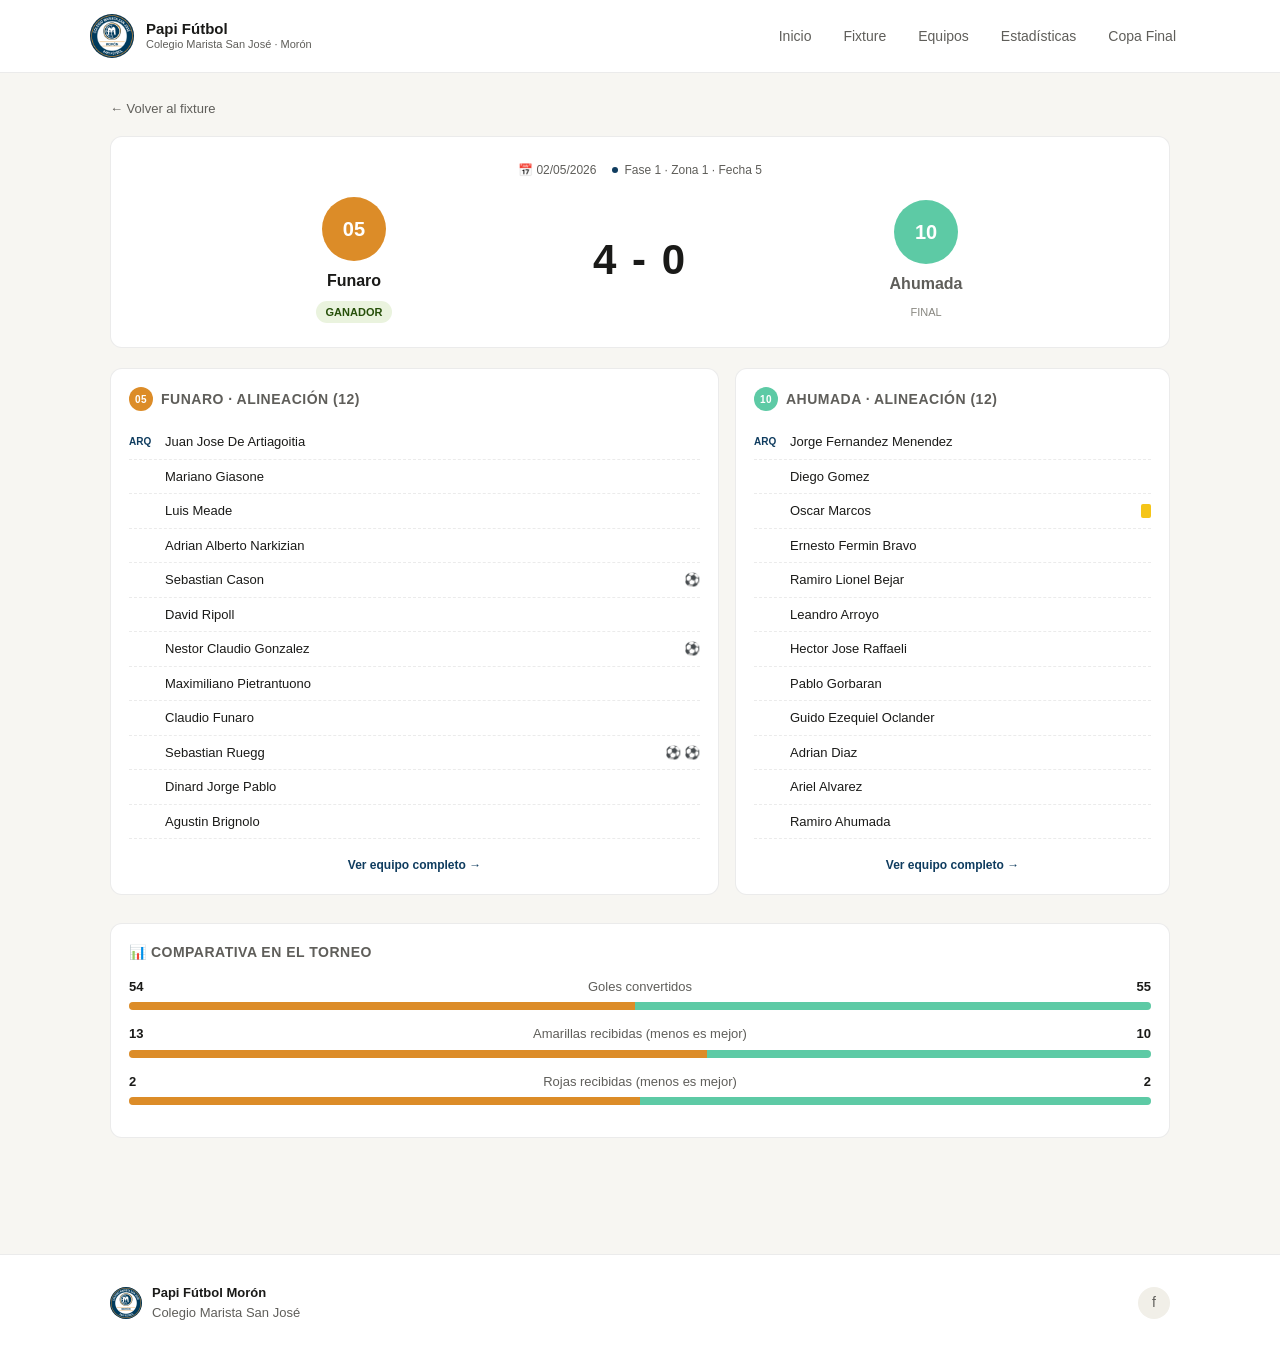
<file: ficha.html>
<!DOCTYPE html>
<html lang="es">
<head>
  <meta charset="UTF-8">
  <meta name="viewport" content="width=device-width, initial-scale=1.0">
  <title>Ficha del partido · Papi Fútbol San José Morón</title>
  <meta name="description" content="Resultado, goles y tarjetas del partido en el torneo Papi Fútbol San José Morón.">
  <meta property="og:type" content="website">
  <meta property="og:site_name" content="Papi Fútbol San José Morón">
  <meta property="og:title" content="Ficha del partido · Papi Fútbol San José Morón">
  <meta property="og:description" content="Resultado, goles y tarjetas del partido.">
  <meta property="og:url" content="https://jomuller11.github.io/futbol-reimagine/ficha.html">
  <meta property="og:image" content="https://jomuller11.github.io/futbol-reimagine/logo.png">
  <meta property="og:locale" content="es_AR">
  <meta name="twitter:card" content="summary">
  <link rel="icon" type="image/png" href="logo.png">
  <link rel="stylesheet" href="styles.css">
  <style>
    .data-notice {
      background: var(--accent-light);
      border-left: 3px solid var(--accent);
      padding: 12px 16px;
      border-radius: var(--radius-md);
      font-size: 13px;
      color: var(--accent-dark);
      margin-bottom: 16px;
    }
    .data-notice strong { font-weight: 700; }
  </style>
</head>
<body>

  <header class="header">
    <div class="container header-inner">
      <a href="index.html" class="brand">
        <div class="brand-logo"></div>
        <div class="brand-text">
          <div class="brand-name">Papi Fútbol</div>
          <div class="brand-sub">Colegio Marista San José · Morón</div>
        </div>
      </a>
      <nav class="nav" id="nav">
        <a href="index.html" class="nav-primary">Inicio</a>
        <a href="fixture.html" class="nav-primary">Fixture</a>
        <a href="equipos.html">Equipos</a>
        <a href="estadisticas.html" class="nav-primary">Estadísticas</a>
        <a href="bracket.html" class="nav-primary">Copa Final</a>
      </nav>
      <button class="mobile-toggle" onclick="document.getElementById('nav').classList.toggle('open')">☰</button>
    </div>
  </header>

  <main class="page">
    <div class="container">

      <div style="margin-bottom: 16px;">
        <a href="fixture.html" style="font-size: 13px; color: var(--text-secondary);">← Volver al fixture</a>
      </div>

      <div id="ficha-content">
        <p style="text-align:center; padding:40px; color:var(--text-secondary);">Cargando...</p>
      </div>

    </div>
  </main>

  <footer class="footer">
    <div class="container footer-inner">
      <div class="footer-brand">
        <div class="brand-logo small"></div>
        <div>
          <div style="font-weight: 600; color: var(--text);">Papi Fútbol Morón</div>
          <div>Colegio Marista San José</div>
        </div>
      </div>
      <div class="footer-social">
        <a href="https://www.facebook.com/papifutbolmoron" title="Facebook">f</a>
      </div>
    </div>
  </footer>

  <script src="data/torneo.js"></script>
  <script src="js/site.js"></script>
  <script>
    const params = new URLSearchParams(window.location.search);
    const fechaNum = parseInt(params.get('fecha')) || 5;
    const localId = params.get('local') || '05';

    function findPartido(fechaNum, localId) {
      const fecha = FIXTURE.find(f => f.fecha === fechaNum);
      if (!fecha) return null;
      for (const [zona, partidos] of Object.entries(fecha.zonas)) {
        const p = partidos.find(x => x.local === localId || x.visitante === localId);
        if (p) {
          return { ...p, fecha: fechaNum, fechaTexto: fecha.fechaTexto,
                   estado: fecha.estado, zona, fase: fecha.fase, faseFecha: fecha.faseFecha };
        }
      }
      return null;
    }

    function renderFicha() {
      const partido = findPartido(fechaNum, localId);
      if (!partido) {
        document.getElementById('ficha-content').innerHTML = '<p>Partido no encontrado</p>';
        return;
      }

      const eqLocal = EQUIPOS[partido.local];
      const eqVisit = EQUIPOS[partido.visitante];
      const colorL = getEquipoColor(partido.local);
      const colorV = getEquipoColor(partido.visitante);
      const jugada = partido.estado === 'jugada';

      const plantelL = PLANTELES[partido.local] || [];
      const plantelV = PLANTELES[partido.visitante] || [];

      // Resultado
      let scoreHtml, badgeLocal, badgeVisit;
      if (jugada) {
        scoreHtml = `<div class="ficha-score">${partido.golesL} - ${partido.golesV}</div>`;
        if (partido.golesL > partido.golesV) {
          badgeLocal = '<span class="badge badge-success">GANADOR</span>';
          badgeVisit = '<span style="font-size: 11px; color: var(--text-tertiary);">FINAL</span>';
        } else if (partido.golesV > partido.golesL) {
          badgeLocal = '<span style="font-size: 11px; color: var(--text-tertiary);">FINAL</span>';
          badgeVisit = '<span class="badge badge-success">GANADOR</span>';
        } else {
          badgeLocal = '<span class="badge badge-warning">EMPATE</span>';
          badgeVisit = '<span class="badge badge-warning">EMPATE</span>';
        }
      } else {
        scoreHtml = `<div class="ficha-score" style="color:var(--text-tertiary);">VS</div>`;
        badgeLocal = '<span style="font-size: 11px; color: var(--text-tertiary);">PRÓXIMO</span>';
        badgeVisit = '<span style="font-size: 11px; color: var(--text-tertiary);">PRÓXIMO</span>';
      }

      function renderPlantelFicha(plantel, equipoId, detalles) {
        const detallesEq = (detalles && detalles[equipoId]) || [];
        const statsMap = {};
        detallesEq.forEach(d => { statsMap[d.jugador.toUpperCase()] = d; });

        return plantel.map((nombre, idx) => {
          const esArquero = idx === 0;
          const st = statsMap[nombre.toUpperCase()];
          let iconos = '';
          if (st) {
            for (let g = 0; g < st.goles; g++) iconos += '<span title="Gol">⚽</span>';
            st.tarjetas.forEach(t => {
              if (t === 'amarilla') iconos += '<span title="Tarjeta amarilla" style="display:inline-block;width:10px;height:14px;background:#f5c518;border-radius:2px;vertical-align:middle;margin-left:2px;"></span>';
              else if (t === 'azul')    iconos += '<span title="Tarjeta azul"    style="display:inline-block;width:10px;height:14px;background:#4a90d9;border-radius:2px;vertical-align:middle;margin-left:2px;"></span>';
              else if (t === 'roja')   iconos += '<span title="Tarjeta roja"    style="display:inline-block;width:10px;height:14px;background:#e03c31;border-radius:2px;vertical-align:middle;margin-left:2px;"></span>';
            });
          }
          // La fila entera linkea al perfil del jugador
          const href = `jugador.html?equipo=${equipoId}&nombre=${encodeURIComponent(nombre)}`;
          return `
            <a href="${href}" style="display:flex; align-items:center; gap:8px; padding:7px 0; border-bottom:0.5px dashed var(--border); font-size:13px; color:inherit; text-decoration:none;">
              ${esArquero ? '<strong style="font-size:10px; color:var(--primary); min-width:28px;">ARQ</strong>' : '<span style="min-width:28px;"></span>'}
              <span style="flex:1;">${nombre}</span>
              ${iconos ? `<span style="display:flex;align-items:center;gap:3px;font-size:13px;">${iconos}</span>` : ''}
            </a>
          `;
        }).join('');
      }

      // Stats agregadas del equipo en el torneo (no del partido)
      function statsEquipoTotal(equipoId) {
        let goles = 0, amarillas = 0, azules = 0, rojas = 0;
        PLANTELES[equipoId].forEach(nombre => {
          const s = getStatsJugador(nombre, equipoId);
          goles += s.goles; amarillas += s.amarillas; azules += s.azules; rojas += s.rojas;
        });
        return { goles, amarillas, azules, rojas };
      }
      const statsL = statsEquipoTotal(partido.local);
      const statsV = statsEquipoTotal(partido.visitante);

      const html = `
        <!-- HEADER -->
        <div class="ficha-header">
          <div class="ficha-meta">
            <span>📅 ${partido.fechaTexto}</span>
            ${partido.cancha ? `<span>🏟️ Cancha ${partido.cancha}</span>` : ''}
            ${partido.hora ? `<span>⏰ ${partido.hora}</span>` : (partido.turno ? `<span>⏰ ${partido.turno}</span>` : '')}
            <span><span class="match-zone ${partido.zona==='2'||partido.zona==='B'?'zona-2':''}">Fase ${partido.fase} · Zona ${partido.zona} · Fecha ${partido.faseFecha || partido.fecha}</span></span>
          </div>
          <div class="ficha-result">
            <a href="equipo.html?id=${partido.local}" class="ficha-team">
              <div class="team-avatar" style="background:${colorL};">${partido.local}</div>
              <div class="ficha-team-name">${eqLocal.nombre}</div>
              ${badgeLocal}
            </a>
            ${scoreHtml}
            <a href="equipo.html?id=${partido.visitante}" class="ficha-team">
              <div class="team-avatar" style="background:${colorV};">${partido.visitante}</div>
              <div class="ficha-team-name" ${jugada && partido.golesV < partido.golesL ? 'style="color: var(--text-secondary);"' : ''}>${eqVisit.nombre}</div>
              ${badgeVisit}
            </a>
          </div>
        </div>


        <!-- PLANTELES -->
        <div class="two-col">
          <div class="ficha-section" style="margin: 0;">
            <div class="ficha-section-title" style="display:flex; align-items:center; gap:8px;">
              <span class="team-avatar" style="background:${colorL}; width:24px; height:24px; font-size:10px;">${partido.local}</span>
              ${eqLocal.nombre} · alineación (${plantelL.length})
            </div>
            ${renderPlantelFicha(plantelL, partido.local, partido.detalles)}
            <div style="margin-top:14px; text-align:center;">
              <a href="equipo.html?id=${partido.local}" style="font-size:12px; color:var(--primary); font-weight:600;">Ver equipo completo →</a>
            </div>
          </div>

          <div class="ficha-section" style="margin: 0;">
            <div class="ficha-section-title" style="display:flex; align-items:center; gap:8px;">
              <span class="team-avatar" style="background:${colorV}; width:24px; height:24px; font-size:10px;">${partido.visitante}</span>
              ${eqVisit.nombre} · alineación (${plantelV.length})
            </div>
            ${renderPlantelFicha(plantelV, partido.visitante, partido.detalles)}
            <div style="margin-top:14px; text-align:center;">
              <a href="equipo.html?id=${partido.visitante}" style="font-size:12px; color:var(--primary); font-weight:600;">Ver equipo completo →</a>
            </div>
          </div>
        </div>

        ${renderHistorial(partido)}

        <!-- COMPARATIVA DE EQUIPOS EN EL TORNEO -->
        <div class="ficha-section" style="margin-top: 16px;">
          <div class="ficha-section-title">📊 Comparativa en el torneo</div>
          ${renderBarra('Goles convertidos', statsL.goles, statsV.goles, colorL, colorV)}
          ${renderBarra('Amarillas recibidas', statsL.amarillas, statsV.amarillas, colorL, colorV, true)}
          ${(statsL.azules + statsV.azules > 0) ? renderBarra('Azules recibidas', statsL.azules, statsV.azules, colorL, colorV, true) : ''}
          ${(statsL.rojas + statsV.rojas > 0) ? renderBarra('Rojas recibidas', statsL.rojas, statsV.rojas, colorL, colorV, true) : ''}
        </div>
      `;

      document.getElementById('ficha-content').innerHTML = html;
      document.title = `${eqLocal.nombre} ${jugada ? partido.golesL+'-'+partido.golesV : 'vs'} ${eqVisit.nombre} · Papi Fútbol`;
    }

    // Otros cruces entre los mismos dos equipos (ida/vuelta u otra rueda)
    function renderHistorial(partido) {
      const cruces = [];
      FIXTURE.forEach(f => {
        if (f.estado !== 'jugada' || f.fecha === partido.fecha) return;
        fechaPartidos(f).forEach(p => {
          const mismoPar =
            (p.local === partido.local && p.visitante === partido.visitante) ||
            (p.local === partido.visitante && p.visitante === partido.local);
          if (mismoPar && p.golesL !== undefined) {
            cruces.push({ ...p, fecha: f.fecha, fechaTexto: f.fechaTexto });
          }
        });
      });
      if (!cruces.length) return '';

      const filas = cruces.map(c => {
        const winL = c.golesL > c.golesV;
        const winV = c.golesV > c.golesL;
        return `
          <a href="ficha.html?fecha=${c.fecha}&local=${c.local}" class="match-row">
            <span class="side">${teamAvatar(c.local, 26)}<b class="${winV ? 'lose' : ''}">${getEquipoNombre(c.local)}</b></span>
            <span class="mscore"><span class="${winV ? 'lose' : ''}">${c.golesL}</span>–<span class="${winL ? 'lose' : ''}">${c.golesV}</span></span>
            <span class="side right"><span class="chevron">›</span>${teamAvatar(c.visitante, 26)}<b class="${winL ? 'lose' : ''}">${getEquipoNombre(c.visitante)}</b></span>
          </a>
          <div style="font-size:11px; color:var(--text-tertiary); text-align:center; padding-bottom:8px;">Fecha ${c.fecha} · ${c.fechaTexto}</div>
        `;
      }).join('');

      return `
        <div class="ficha-section" style="margin-top: 16px;">
          <div class="ficha-section-title">🔁 Ya se enfrentaron</div>
          ${filas}
        </div>
      `;
    }

    function renderBarra(label, valL, valV, colorL, colorV, lessIsBetter) {
      const total = valL + valV;
      const pctL = total > 0 ? (valL / total) * 100 : 50;
      const pctV = total > 0 ? (valV / total) * 100 : 50;
      return `
        <div style="margin-bottom: 14px;">
          <div style="display: flex; justify-content: space-between; font-size: 13px; margin-bottom: 6px;">
            <strong>${valL}</strong>
            <span style="color: var(--text-secondary);">${label}${lessIsBetter ? ' (menos es mejor)' : ''}</span>
            <strong>${valV}</strong>
          </div>
          <div style="display: flex; height: 8px; border-radius: 4px; overflow: hidden; background: var(--surface-2);">
            <div style="width: ${pctL}%; background: ${colorL};"></div>
            <div style="width: ${pctV}%; background: ${colorV};"></div>
          </div>
        </div>
      `;
    }

    renderFicha();

    renderTabBar('fixture');
  </script>

</body>
</html>
</file>
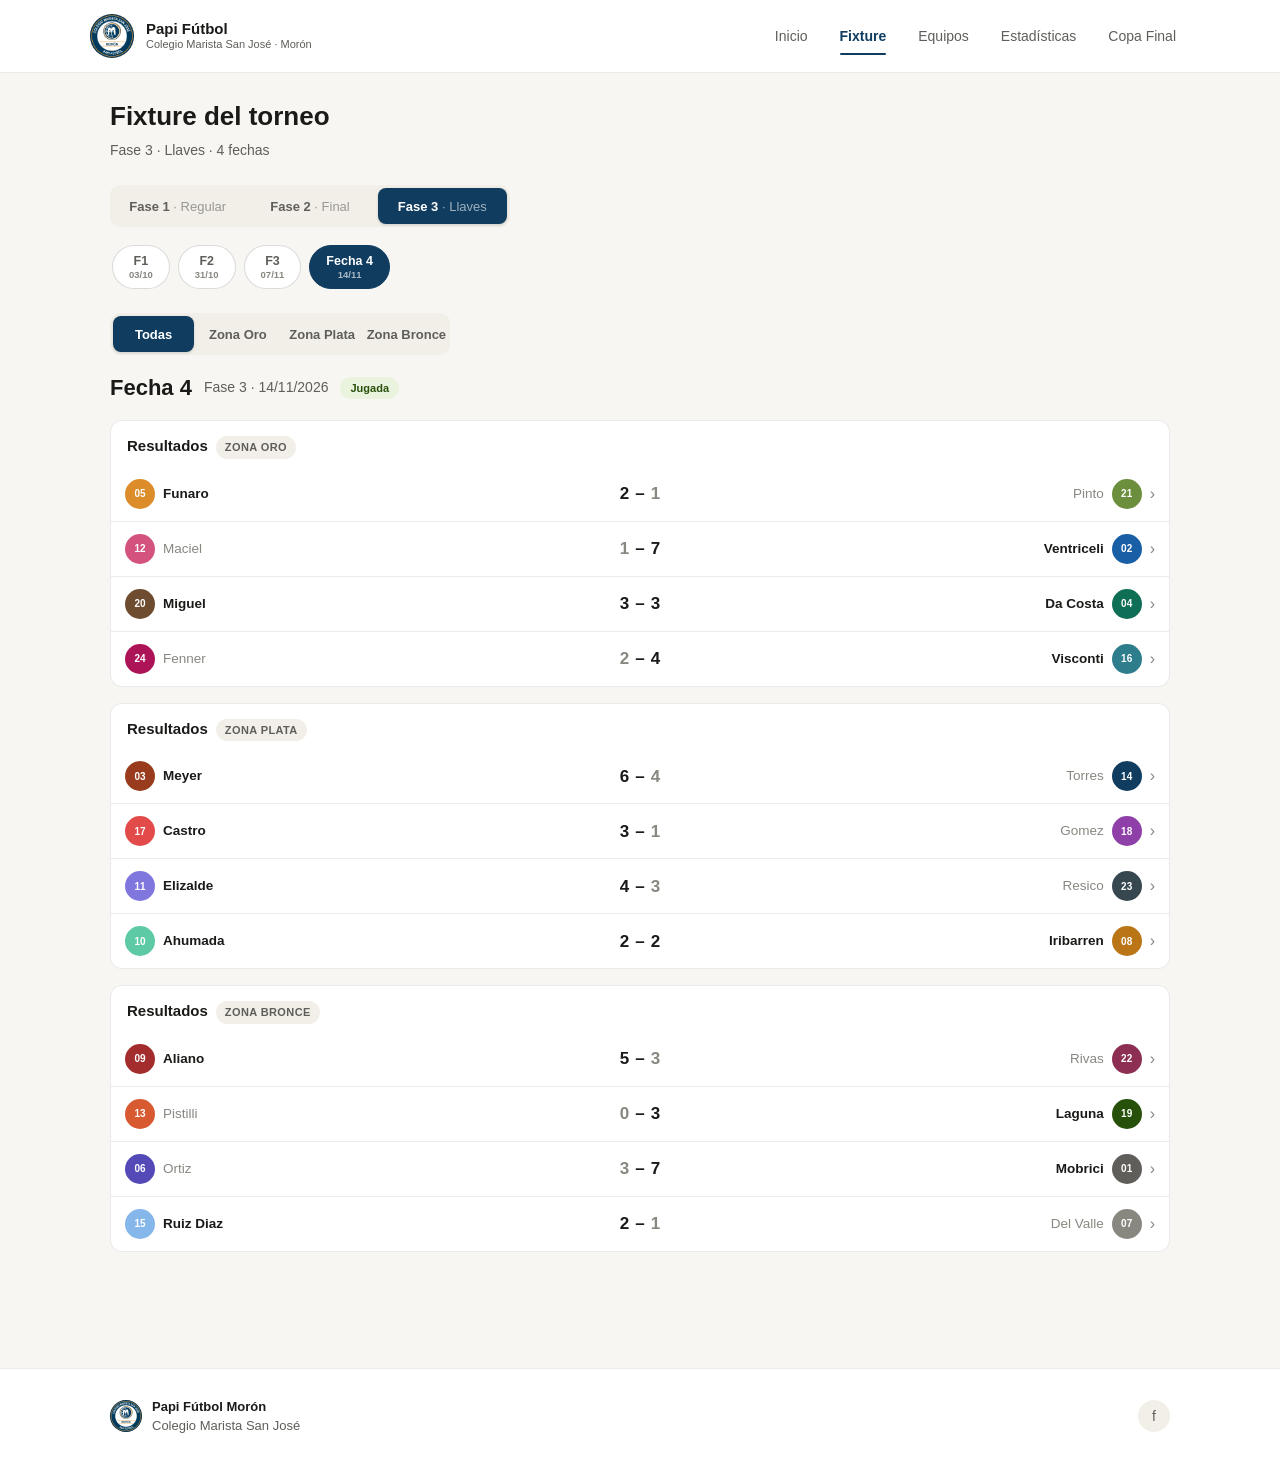
<file: fixture.html>
<!DOCTYPE html>
<html lang="es">
<head>
  <meta charset="UTF-8">
  <meta name="viewport" content="width=device-width, initial-scale=1.0">
  <title>Fixture · Papi Fútbol San José Morón</title>
  <meta name="description" content="Fixture completo y resultados fecha por fecha del torneo Papi Fútbol San José Morón.">
  <meta property="og:type" content="website">
  <meta property="og:site_name" content="Papi Fútbol San José Morón">
  <meta property="og:title" content="Fixture · Papi Fútbol San José Morón">
  <meta property="og:description" content="Fixture completo y resultados fecha por fecha del torneo.">
  <meta property="og:url" content="https://jomuller11.github.io/futbol-reimagine/fixture.html">
  <meta property="og:image" content="https://jomuller11.github.io/futbol-reimagine/logo.png">
  <meta property="og:locale" content="es_AR">
  <meta name="twitter:card" content="summary">
  <link rel="icon" type="image/png" href="logo.png">
  <link rel="stylesheet" href="styles.css">
</head>
<body>

  <header class="header">
    <div class="container header-inner">
      <a href="index.html" class="brand">
        <div class="brand-logo"></div>
        <div class="brand-text">
          <div class="brand-name">Papi Fútbol</div>
          <div class="brand-sub">Colegio Marista San José · Morón</div>
        </div>
      </a>
      <nav class="nav" id="nav">
        <a href="index.html" class="nav-primary">Inicio</a>
        <a href="fixture.html" class="active nav-primary">Fixture</a>
        <a href="equipos.html">Equipos</a>
        <a href="estadisticas.html" class="nav-primary">Estadísticas</a>
        <a href="bracket.html" class="nav-primary">Copa Final</a>
      </nav>
      <button class="mobile-toggle" onclick="document.getElementById('nav').classList.toggle('open')">☰</button>
    </div>
  </header>

  <main class="page">
    <div class="container">

      <div class="page-header">
        <h1 class="page-title">Fixture del torneo</h1>
        <p class="page-sub" id="fixture-sub"></p>
      </div>

      <div class="seg" id="fase-filter" style="max-width:400px;"></div>

      <div class="fecha-selector" id="fecha-selector"></div>

      <div class="seg" id="zona-filter"></div>

      <div id="fecha-content"></div>

    </div>
  </main>

  <footer class="footer">
    <div class="container footer-inner">
      <div class="footer-brand">
        <div class="brand-logo small"></div>
        <div>
          <div style="font-weight: 600; color: var(--text);">Papi Fútbol Morón</div>
          <div>Colegio Marista San José</div>
        </div>
      </div>
      <div class="footer-social">
        <a href="https://www.facebook.com/papifutbolmoron" title="Facebook">f</a>
      </div>
    </div>
  </footer>

  <script src="data/torneo.js"></script>
  <script src="js/site.js"></script>
  <script>
    const selector = document.getElementById('fecha-selector');
    const faseFilter = document.getElementById('fase-filter');
    const zonaFilter = document.getElementById('zona-filter');

    // Fase por defecto: la actual (última). Se recuerda la elección.
    const faseActualNum = Math.max(...FIXTURE.map(f => f.fase));
    let faseActiva = parseInt(localStorage.getItem('fixtureFase')) || faseActualNum;
    if (!FASES.some(f => f.id === faseActiva)) faseActiva = faseActualNum;
    let zonaActiva = 'todas';   // 'todas' o una zona de la fase
    let fechaActiva = null;     // fecha global activa

    function faseDe(id) { return FASES.find(f => f.id === id); }
    function fechasDeFase(id) { return FIXTURE.filter(f => f.fase === id); }

    // Fila de partido: ganador en negrita, perdedor atenuado, hora si está pendiente.
    function renderMatchRow(p, fechaNum) {
      const jugada = (p.golesL !== undefined && p.golesV !== undefined);
      const winL = jugada && p.golesL > p.golesV;
      const winV = jugada && p.golesV > p.golesL;
      const mi = getMiEquipo();
      const esMio = mi && (p.local === mi || p.visitante === mi);
      const center = jugada
        ? `<span class="mscore"><span class="${winV ? 'lose' : ''}">${p.golesL}</span>–<span class="${winL ? 'lose' : ''}">${p.golesV}</span></span>`
        : `<span class="mscore muted">${p.hora || 'VS'}</span>`;
      return `
        <a href="ficha.html?fecha=${fechaNum}&local=${p.local}" class="match-row ${esMio ? 'mine' : ''}">
          <span class="side">${teamAvatar(p.local, 30)}<b class="${winV ? 'lose' : ''}">${getEquipoNombre(p.local)}${p.local === mi ? ' <span class="fav-star">★</span>' : ''}</b></span>
          ${center}
          <span class="side right"><span class="chevron">›</span>${teamAvatar(p.visitante, 30)}<b class="${winL ? 'lose' : ''}">${getEquipoNombre(p.visitante)}${p.visitante === mi ? ' <span class="fav-star">★</span>' : ''}</b></span>
        </a>
      `;
    }

    function renderZonaList(f, zonaKey) {
      const partidos = f.zonas[zonaKey] || [];
      if (!partidos.length) return '';
      return `
        <div class="match-list">
          <div class="match-list-head">
            <h3>${f.estado === 'jugada' ? 'Resultados' : 'Partidos'}</h3>
            <span class="zona-pill">Zona ${zonaKey}</span>
          </div>
          ${partidos.map(p => renderMatchRow(p, f.fecha)).join('')}
        </div>
      `;
    }

    function renderFecha(fechaGlobal) {
      const f = FIXTURE.find(x => x.fecha === fechaGlobal);
      if (!f) return;
      const estadoBadge = f.estado === 'jugada'
        ? '<span class="badge badge-success">Jugada</span>'
        : '<span class="badge badge-warning">Pendiente</span>';
      const zonasFase = faseDe(f.fase).zonas;
      const zonas = zonaActiva === 'todas' ? zonasFase : [zonaActiva];
      document.getElementById('fecha-content').innerHTML = `
        <div style="display:flex; align-items:center; gap:12px; margin-bottom:16px; flex-wrap:wrap;">
          <h2 style="font-size: 22px; font-weight: 700;">Fecha ${f.faseFecha}</h2>
          <span style="color: var(--text-secondary); font-size: 14px;">Fase ${f.fase} · ${f.fechaTexto}</span>
          ${estadoBadge}
        </div>
        ${zonas.map(z => renderZonaList(f, z)).join('')}
      `;
    }

    function renderChips() {
      const fechas = fechasDeFase(faseActiva);
      selector.innerHTML = fechas.map(f => `
        <button class="fecha-btn ${f.fecha===fechaActiva?'active':''}" data-fecha="${f.fecha}">
          ${f.fecha===fechaActiva ? 'Fecha ' + f.faseFecha : 'F' + f.faseFecha}
          <small>${f.fechaTexto.substring(0, 5)}</small>
        </button>
      `).join('');
    }

    function renderZonaFilter() {
      const zonas = faseDe(faseActiva).zonas;
      zonaFilter.innerHTML =
        `<button data-zona="todas" class="${zonaActiva==='todas'?'on':''}">Todas</button>` +
        zonas.map(z => `<button data-zona="${z}" class="${zonaActiva===z?'on':''}">Zona ${z}</button>`).join('');
    }

    // Elegir la fecha activa dentro de la fase: la última jugada, o la primera pendiente
    function fechaInicialDeFase(id) {
      const fechas = fechasDeFase(id);
      const jugadas = fechas.filter(f => f.estado === 'jugada');
      if (jugadas.length) return jugadas[jugadas.length - 1].fecha;
      return fechas.length ? fechas[0].fecha : null;
    }

    function switchFase(id) {
      faseActiva = id;
      localStorage.setItem('fixtureFase', id);
      zonaActiva = 'todas';
      fechaActiva = fechaInicialDeFase(id);
      document.getElementById('fixture-sub').textContent =
        `${faseDe(id).label} · ${faseDe(id).sub} · ${fechasDeFase(id).length} fechas`;
      faseFilter.querySelectorAll('button').forEach(b =>
        b.classList.toggle('on', parseInt(b.dataset.fase) === id));
      renderZonaFilter();
      renderChips();
      renderFecha(fechaActiva);
      centrarChip('instant');
    }

    function centrarChip(behavior) {
      const activeBtn = selector.querySelector('.fecha-btn.active');
      if (activeBtn) activeBtn.scrollIntoView({inline:'center', block:'nearest', behavior: behavior||'smooth'});
    }

    // Toggle de fase
    faseFilter.innerHTML = FASES.map(f =>
      `<button data-fase="${f.id}" class="${f.id===faseActiva?'on':''}">${f.label} <span style="opacity:.6; font-weight:400;">· ${f.sub}</span></button>`
    ).join('');
    faseFilter.addEventListener('click', e => {
      const b = e.target.closest('button'); if (!b) return;
      switchFase(parseInt(b.dataset.fase));
    });

    // Click en chip de fecha
    selector.addEventListener('click', e => {
      const btn = e.target.closest('.fecha-btn'); if (!btn) return;
      fechaActiva = parseInt(btn.dataset.fecha);
      renderChips();
      renderFecha(fechaActiva);
      centrarChip('smooth');
    });

    // Click en filtro de zona
    zonaFilter.addEventListener('click', e => {
      const b = e.target.closest('button'); if (!b) return;
      zonaActiva = b.dataset.zona;
      renderZonaFilter();
      renderFecha(fechaActiva);
    });

    switchFase(faseActiva);
    renderTabBar('fixture');
  </script>

</body>
</html>
</file>
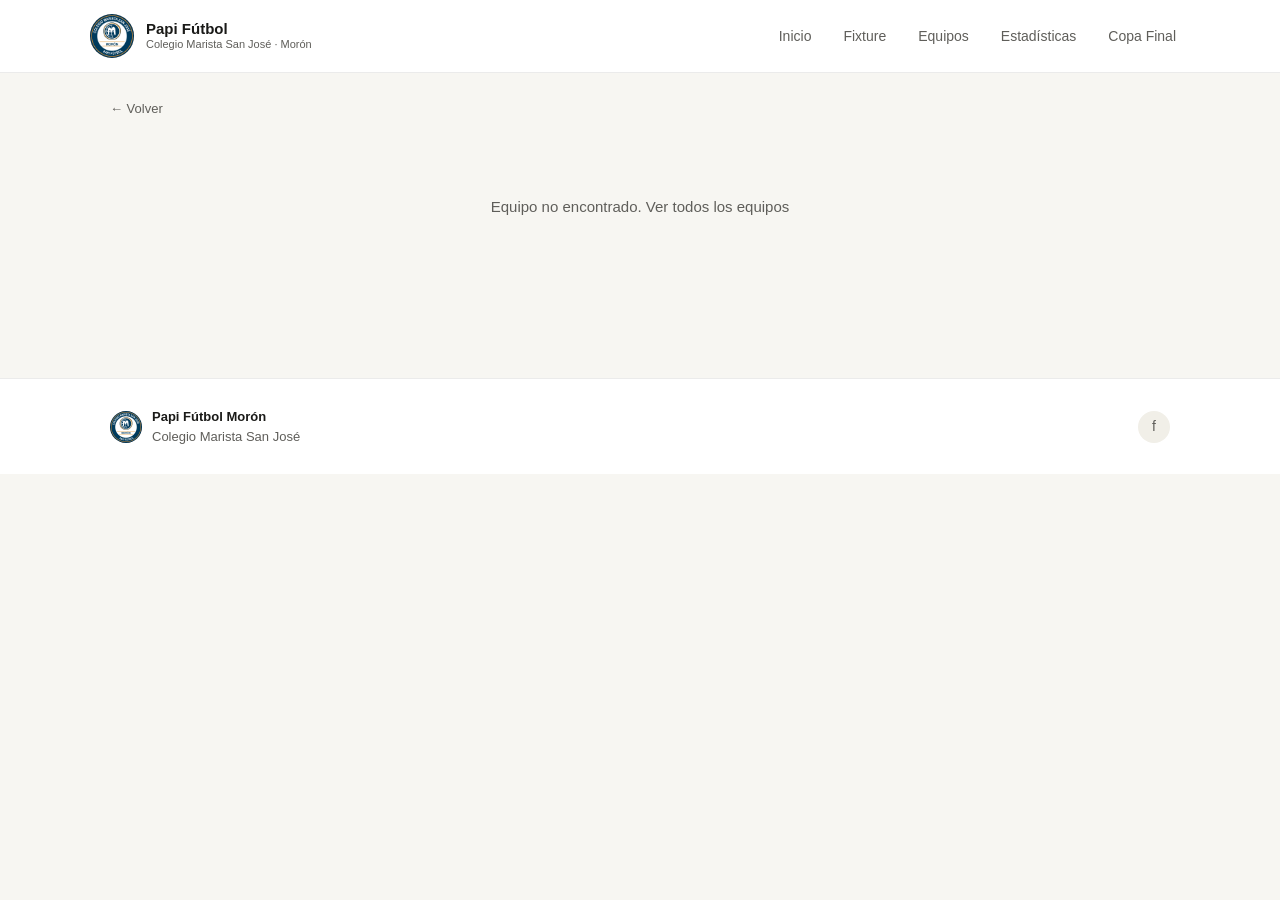
<file: jugador.html>
<!DOCTYPE html>
<html lang="es">
<head>
  <meta charset="UTF-8">
  <meta name="viewport" content="width=device-width, initial-scale=1.0">
  <title>Jugador · Papi Fútbol San José Morón</title>
  <meta name="description" content="Perfil del jugador: estadísticas del torneo y partidos destacados.">
  <meta property="og:type" content="profile">
  <meta property="og:site_name" content="Papi Fútbol San José Morón">
  <meta property="og:title" content="Jugador · Papi Fútbol San José Morón">
  <meta property="og:description" content="Perfil del jugador: estadísticas y participación en el torneo.">
  <meta property="og:url" content="https://jomuller11.github.io/futbol-reimagine/jugador.html">
  <meta property="og:image" content="https://jomuller11.github.io/futbol-reimagine/logo.png">
  <meta property="og:locale" content="es_AR">
  <meta name="twitter:card" content="summary">
  <link rel="icon" type="image/png" href="logo.png">
  <link rel="stylesheet" href="styles.css">
  <style>
    /* -------- Hero del jugador -------- */
    .jugador-hero {
      background: var(--surface);
      border: 0.5px solid var(--border);
      border-radius: var(--radius-xl);
      padding: 28px;
      margin-bottom: 24px;
      display: flex;
      align-items: center;
      gap: 24px;
    }
    .jugador-photo {
      width: 128px;
      height: 128px;
      border-radius: 50%;
      flex-shrink: 0;
      position: relative;
      display: flex;
      align-items: center;
      justify-content: center;
      color: #fff;
      overflow: hidden;
      box-shadow: inset 0 0 0 4px rgba(255,255,255,0.12);
    }
    .jugador-photo .iniciales {
      font-size: 44px;
      font-weight: 700;
      letter-spacing: -1px;
      line-height: 1;
    }
    .jugador-photo .photo-hint {
      position: absolute;
      bottom: 10px;
      left: 50%;
      transform: translateX(-50%);
      font-size: 9px;
      text-transform: uppercase;
      letter-spacing: 1px;
      opacity: 0.65;
      font-weight: 600;
    }
    .jugador-hero-info { flex: 1; min-width: 0; }
    .jugador-hero-breadcrumb {
      font-size: 11px;
      color: var(--text-secondary);
      text-transform: uppercase;
      letter-spacing: 0.6px;
      font-weight: 600;
      margin-bottom: 6px;
    }
    .jugador-hero-breadcrumb a {
      color: inherit;
      text-decoration: none;
    }
    .jugador-hero-breadcrumb a:hover { text-decoration: underline; }
    .jugador-hero-name {
      font-size: 32px;
      font-weight: 700;
      line-height: 1.1;
      margin: 0 0 12px 0;
    }
    .jugador-hero-meta {
      display: flex;
      gap: 10px;
      align-items: center;
      flex-wrap: wrap;
    }
    .team-chip {
      display: inline-flex;
      align-items: center;
      gap: 8px;
      padding: 6px 12px 6px 6px;
      background: var(--bg);
      border: 0.5px solid var(--border);
      border-radius: 999px;
      font-size: 13px;
      font-weight: 600;
      color: inherit;
      text-decoration: none;
    }
    .team-chip:hover { background: var(--surface); }
    .role-badge {
      font-size: 11px;
      font-weight: 700;
      letter-spacing: 0.5px;
      text-transform: uppercase;
      padding: 4px 10px;
      border-radius: 999px;
      background: var(--primary);
      color: #fff;
    }
    /* Chips contextuales (goleador del equipo, top del torneo, etc.) */
    .ctx-badges {
      display: flex;
      gap: 6px;
      flex-wrap: wrap;
      margin-top: 10px;
    }
    .ctx-badge {
      display: inline-flex;
      align-items: center;
      gap: 4px;
      font-size: 11px;
      font-weight: 700;
      padding: 4px 10px;
      border-radius: 999px;
      background: var(--surface);
      border: 0.5px solid var(--border);
    }
    .ctx-badge.gold    { background: #FFF4D6; border-color: #F0D47A; color: #8A6400; }
    .ctx-badge.success { background: rgba(34,139,70,0.08); border-color: rgba(34,139,70,0.25); color: #1E7A3B; }
    .ctx-badge.primary { background: rgba(13,110,246,0.08); border-color: rgba(13,110,246,0.25); color: #0A58C7; }

    /* Botón de compartir en el hero */
    .share-btn {
      position: absolute;
      top: 14px;
      right: 14px;
      font-size: 12px;
      font-weight: 600;
      padding: 6px 12px;
      border-radius: 999px;
      background: var(--surface);
      border: 0.5px solid var(--border);
      color: var(--text-secondary);
      cursor: pointer;
      display: inline-flex;
      align-items: center;
      gap: 4px;
      transition: background 0.12s, color 0.12s;
    }
    .share-btn:hover { background: var(--bg); color: var(--text); }
    .share-btn.copied { color: var(--success); border-color: rgba(34,139,70,0.4); }
    .jugador-hero { position: relative; }

    /* -------- Section heads -------- */
    .section-head {
      display: flex;
      align-items: baseline;
      justify-content: space-between;
      margin: 24px 0 14px 0;
    }
    .section-title { margin: 0; font-size: 18px; font-weight: 700; }
    .section-title small { color: var(--text-secondary); font-weight: 500; font-size: 13px; }

    /* -------- Stat cards -------- */
    .stat-cards {
      display: grid;
      grid-template-columns: repeat(auto-fit, minmax(140px, 1fr));
      gap: 12px;
      margin-bottom: 24px;
    }
    .stat-card {
      background: var(--surface);
      border: 0.5px solid var(--border);
      border-radius: var(--radius);
      padding: 18px 16px;
      display: flex;
      flex-direction: column;
      gap: 4px;
    }
    .stat-card .stat-value {
      font-size: 32px;
      font-weight: 700;
      line-height: 1;
      color: var(--text);
    }
    .stat-card .stat-label {
      font-size: 12px;
      color: var(--text-secondary);
      font-weight: 600;
      text-transform: uppercase;
      letter-spacing: 0.4px;
    }
    .stat-card.goles .stat-value { color: var(--success); }
    .stat-card.ranking .stat-value { color: var(--primary); }
    .stat-card.amarillas .stat-value { color: #c69100; }
    .stat-card.azules    .stat-value { color: #2f6fb8; }
    .stat-card.rojas     .stat-value { color: var(--danger); }
    .stat-card.valla     .stat-value { color: var(--primary); }
    .stat-card.zero .stat-value { color: var(--text-tertiary); font-weight: 500; }

    /* Notas comparativas debajo de las stat cards */
    .stat-notes {
      display: flex;
      gap: 20px;
      flex-wrap: wrap;
      margin: -8px 0 24px 0;
      padding: 0 2px;
      font-size: 13px;
      color: var(--text-secondary);
    }
    .stat-note { line-height: 1.4; }
    .stat-note strong { color: var(--text); font-weight: 700; }
    .stat-note.dim { color: var(--text-tertiary); }

    /* Lista de sugerencias en el fallback */
    .suggestion-list {
      list-style: none;
      padding: 0;
      margin: 16px 0 0 0;
      display: flex;
      flex-direction: column;
      gap: 6px;
      max-width: 320px;
      margin-left: auto;
      margin-right: auto;
    }
    .suggestion-list a {
      display: block;
      padding: 10px 14px;
      background: var(--surface);
      border: 0.5px solid var(--border);
      border-radius: var(--radius);
      color: var(--text);
      text-decoration: none;
      font-weight: 600;
      font-size: 14px;
      transition: background 0.12s;
    }
    .suggestion-list a:hover { background: var(--bg); }

    /* -------- Partidos tabla -------- */
    .partidos-tabla {
      background: var(--surface);
      border: 0.5px solid var(--border);
      border-radius: var(--radius-xl);
      overflow: hidden;
    }
    .partidos-tabla .row {
      display: grid;
      grid-template-columns: 70px 1fr 70px auto 20px;
      align-items: center;
      gap: 14px;
      padding: 12px 18px;
      border-bottom: 0.5px solid var(--border);
      color: inherit;
      text-decoration: none;
      transition: background 0.12s;
    }
    .partidos-tabla .row:last-child { border-bottom: 0; }
    .partidos-tabla a.row:hover { background: var(--bg); }
    .partidos-tabla .row.header {
      background: var(--bg);
      font-size: 11px;
      text-transform: uppercase;
      letter-spacing: 0.5px;
      font-weight: 700;
      color: var(--text-secondary);
      padding-top: 10px;
      padding-bottom: 10px;
    }
    .partidos-tabla .fecha {
      font-size: 12px;
      color: var(--text-secondary);
      font-weight: 600;
    }
    .partidos-tabla .fecha small { color: var(--text-tertiary); font-weight: 500; }
    .partidos-tabla .rival {
      display: flex;
      align-items: center;
      gap: 10px;
      font-weight: 600;
      min-width: 0;
    }
    .partidos-tabla .rival span { overflow: hidden; text-overflow: ellipsis; white-space: nowrap; }
    .partidos-tabla .resultado {
      font-weight: 700;
      font-size: 15px;
      text-align: center;
      padding: 4px 8px;
      border-radius: 6px;
      font-variant-numeric: tabular-nums;
    }
    .partidos-tabla .resultado.win  { background: rgba(var(--success-rgb, 34,139,70),0.1); color: var(--success); }
    .partidos-tabla .resultado.loss { background: rgba(var(--danger-rgb, 220,53,69),0.1); color: var(--danger); }
    .partidos-tabla .resultado.draw { background: var(--bg); color: var(--text-secondary); }
    .partidos-tabla .actuacion {
      font-size: 16px;
      letter-spacing: 2px;
    }
    .partidos-tabla .arrow {
      color: var(--text-tertiary);
      font-size: 14px;
      text-align: right;
    }

    /* -------- Placeholder historial -------- */
    .placeholder-section {
      background: var(--surface);
      border: 1px dashed var(--border);
      border-radius: var(--radius-xl);
      padding: 36px 28px;
      text-align: center;
      color: var(--text-secondary);
    }
    .placeholder-section .placeholder-icon {
      font-size: 32px;
      opacity: 0.5;
      margin-bottom: 10px;
    }
    .placeholder-section h3 {
      margin: 0 0 8px 0;
      font-size: 16px;
      color: var(--text);
      font-weight: 700;
    }
    .placeholder-section p {
      margin: 0 auto;
      max-width: 460px;
      font-size: 13px;
      line-height: 1.5;
    }

    /* -------- Empty state -------- */
    .empty-state {
      padding: 24px;
      text-align: center;
      color: var(--text-secondary);
      font-size: 14px;
      background: var(--surface);
      border: 0.5px solid var(--border);
      border-radius: var(--radius);
    }

    /* -------- Error -------- */
    .error-msg {
      text-align: center;
      padding: 60px 20px;
      color: var(--text-secondary);
    }

    /* -------- Responsive -------- */
    @media (max-width: 640px) {
      .jugador-hero {
        flex-direction: column;
        text-align: center;
        padding: 24px 20px;
        gap: 16px;
      }
      .jugador-hero-meta { justify-content: center; }
      .jugador-hero-name { font-size: 26px; }
      .jugador-photo { width: 108px; height: 108px; }
      .jugador-photo .iniciales { font-size: 38px; }

      .partidos-tabla .row {
        grid-template-columns: 56px 1fr 60px auto;
        gap: 10px;
        padding: 10px 14px;
      }
      .partidos-tabla .row > .arrow { display: none; }
      .partidos-tabla .row.header > .actuacion { display: none; }
      .partidos-tabla .actuacion { font-size: 14px; }
    }
  </style>
</head>
<body>

  <header class="header">
    <div class="container header-inner">
      <a href="index.html" class="brand">
        <div class="brand-logo"></div>
        <div class="brand-text">
          <div class="brand-name">Papi Fútbol</div>
          <div class="brand-sub">Colegio Marista San José · Morón</div>
        </div>
      </a>
      <nav class="nav" id="nav">
        <a href="index.html" class="nav-primary">Inicio</a>
        <a href="fixture.html" class="nav-primary">Fixture</a>
        <a href="equipos.html" class="nav-primary">Equipos</a>
        <a href="estadisticas.html" class="nav-primary">Estadísticas</a>
        <a href="bracket.html" class="nav-primary">Copa Final</a>
      </nav>
      <button class="mobile-toggle" onclick="document.getElementById('nav').classList.toggle('open')">☰</button>
    </div>
  </header>

  <main class="page">
    <div class="container">

      <div style="margin-bottom: 16px;">
        <a href="javascript:history.back()" style="font-size: 13px; color: var(--text-secondary); text-decoration: none;">← Volver</a>
      </div>

      <div id="jugador-content">
        <p style="text-align: center; padding: 40px; color: var(--text-secondary);">Cargando...</p>
      </div>

    </div>
  </main>

  <footer class="footer">
    <div class="container footer-inner">
      <div class="footer-brand">
        <div class="brand-logo small"></div>
        <div>
          <div style="font-weight: 600; color: var(--text);">Papi Fútbol Morón</div>
          <div>Colegio Marista San José</div>
        </div>
      </div>
      <div class="footer-social">
        <a href="https://www.facebook.com/papifutbolmoron" title="Facebook">f</a>
      </div>
    </div>
  </footer>

  <script src="data/torneo.js"></script>
  <script src="js/site.js"></script>
  <script>
    // ===========================================
    // RESOLUCIÓN DEL JUGADOR
    // ===========================================
    // El perfil se identifica por (equipoId, nombre). Mantenemos el nombre en la URL
    // (no un slug) para que el link siga siendo legible al compartirlo.
    //
    // El match contra PLANTELES es case-insensitive y sin acentos — el papi suele
    // escribir en mayúsculas sin tildes y nuestro parser aplica .title(), así que
    // los nombres almacenados tienen tildes aunque la query no.
    const params      = new URLSearchParams(window.location.search);
    const equipoId    = params.get('equipo');
    const nombreQuery = params.get('nombre') || '';

    function normalizarNombre(s) {
      return (s || '')
        .toLowerCase()
        .normalize('NFD')
        .replace(/[̀-ͯ]/g, '')
        .trim();
    }

    function encontrarJugador(equipoId, query) {
      const plantel = PLANTELES[equipoId] || [];
      const q = normalizarNombre(query);
      if (!q) return null;
      return plantel.find(n => normalizarNombre(n) === q) || null;
    }

    // Sugerencias para el fallback cuando el nombre no matchea exacto.
    // Combina: match como substring + match por palabra individual.
    function sugerenciasJugador(equipoId, query) {
      const plantel = PLANTELES[equipoId] || [];
      const q = normalizarNombre(query);
      if (!q) return [];
      const palabras = q.split(/\s+/).filter(Boolean);
      const scored = plantel.map(n => {
        const nn = normalizarNombre(n);
        let score = 0;
        if (nn.includes(q)) score += 20;
        palabras.forEach(w => {
          if (w.length >= 3 && nn.includes(w)) score += 5;
        });
        // bonus si comparten iniciales
        if (nn[0] === q[0]) score += 1;
        return { nombre: n, score };
      }).filter(x => x.score > 0);
      scored.sort((a, b) => b.score - a.score);
      return scored.slice(0, 5).map(x => x.nombre);
    }

    function escapeHtml(s) {
      return (s || '').replace(/[<>&"]/g, c => ({'<':'&lt;','>':'&gt;','&':'&amp;','"':'&quot;'}[c]));
    }

    function iniciales(nombre) {
      const palabras = (nombre || '').trim().split(/\s+/).filter(Boolean);
      if (palabras.length === 0) return '?';
      if (palabras.length === 1) return palabras[0].substring(0, 2).toUpperCase();
      return (palabras[0][0] + palabras[palabras.length - 1][0]).toUpperCase();
    }

    // ===========================================
    // BADGES CONTEXTUALES
    // ===========================================
    // Chips chicos arriba del nombre para dar contexto rápido (goleador del equipo,
    // top del torneo, valla menos vencida). Son derivados — no se persisten.
    function badgesJugador(nombre, equipoId, stats, esArquero) {
      const nU = nombre.toUpperCase();
      const out = [];

      if (esArquero) out.push({ icon: '🧤', label: 'Arquero', cls: 'primary' });

      // Posición en la tabla de valla (si entró)
      if (esArquero) {
        const vIdx = VALLA.findIndex(v =>
          v.arquero.toUpperCase() === nU && v.equipo === equipoId);
        if (vIdx === 0) out.push({ icon: '🛡️', label: 'Valla menos vencida', cls: 'gold' });
        else if (vIdx >= 1 && vIdx <= 2) out.push({ icon: '🛡️', label: `Valla #${vIdx + 1}`, cls: 'success' });
      }

      // Goleador del equipo (si tiene goles y es el máximo del plantel)
      if (stats.goles > 0) {
        const plantel = PLANTELES[equipoId] || [];
        const golesPorJugador = plantel.map(n => getStatsJugador(n, equipoId).goles);
        const maxEquipo = Math.max.apply(null, golesPorJugador);
        if (stats.goles === maxEquipo) {
          out.push({ icon: '⚽', label: 'Goleador del equipo', cls: 'success' });
        }
      }

      // Posición en la tabla general de goleadores
      const golIdx = GOLEADORES.findIndex(g =>
        g.nombre.toUpperCase() === nU && g.equipo === equipoId);
      if (golIdx === 0) out.push({ icon: '🏆', label: 'Goleador del torneo', cls: 'gold' });
      else if (golIdx >= 1 && golIdx <= 4) out.push({ icon: '🎯', label: 'Top 5 del torneo', cls: 'gold' });
      else if (golIdx >= 5 && golIdx <= 9) out.push({ icon: '🎯', label: 'Top 10 del torneo', cls: 'gold' });

      return out;
    }

    // ===========================================
    // PARTIDOS CON PARTICIPACIÓN
    // ===========================================
    // Lo único que podemos saber "partido por partido" es dónde el jugador anotó o
    // fue amonestado. El papi no publica alineaciones completas, así que los
    // "partidos jugados" totales no son derivables.
    function partidosDelJugador(equipoId, nombre) {
      const nombreUpper = (nombre || '').toUpperCase();
      const out = [];
      FIXTURE.forEach(f => {
        if (f.estado !== 'jugada') return;
        fechaPartidos(f).forEach(p => {
          if (p.local !== equipoId && p.visitante !== equipoId) return;
          const detallesEq = (p.detalles && p.detalles[equipoId]) || [];
          const d = detallesEq.find(x => x.jugador.toUpperCase() === nombreUpper);
          if (!d) return;
          out.push({
            fecha: f.fecha,
            faseFecha: f.faseFecha,
            fase: f.fase,
            fechaTexto: f.fechaTexto,
            local: p.local,
            visitante: p.visitante,
            golesL: p.golesL,
            golesV: p.golesV,
            esLocal: p.local === equipoId,
            rival: p.local === equipoId ? p.visitante : p.local,
            detalle: d
          });
        });
      });
      return out;
    }

    // ===========================================
    // RENDER
    // ===========================================
    function renderJugador(equipoId, nombre) {
      const equipo  = EQUIPOS[equipoId];
      const plantel = PLANTELES[equipoId] || [];
      const idx     = plantel.indexOf(nombre);
      const esArquero = idx === 0;
      const color   = getEquipoColor(equipoId);
      const stats   = getStatsJugador(nombre, equipoId);

      // Posición en la tabla de goleadores (si entró)
      const posGoleadorIdx = GOLEADORES.findIndex(g =>
        g.nombre.toUpperCase() === nombre.toUpperCase() && g.equipo === equipoId);
      const posGoleador = posGoleadorIdx >= 0 ? (GOLEADORES[posGoleadorIdx].pos || (posGoleadorIdx + 1)) : null;

      const partidos = partidosDelJugador(equipoId, nombre);
      const badges = badgesJugador(nombre, equipoId, stats, esArquero);

      // --- Comparativas con el equipo ---
      // "Aporta X% de los Y goles del equipo" + ratio goles por partido con participación.
      let totalGolesEquipo = 0;
      plantel.forEach(n => { totalGolesEquipo += getStatsJugador(n, equipoId).goles; });
      const pctEquipo = totalGolesEquipo > 0 ? Math.round((stats.goles / totalGolesEquipo) * 100) : 0;
      const partidosConGol = partidos.filter(p => p.detalle.goles > 0).length;
      const ratioGoles = partidosConGol > 0 ? (stats.goles / partidosConGol) : null;

      document.title = `${nombre} · ${equipo.nombre} · Papi Fútbol San José Morón`;

      // --- Cards de stats ---
      const statCards = [];
      statCards.push(`
        <div class="stat-card goles">
          <div class="stat-value">${stats.goles}</div>
          <div class="stat-label">⚽ Goles</div>
        </div>
      `);
      if (posGoleador) {
        statCards.push(`
          <div class="stat-card ranking">
            <div class="stat-value">#${posGoleador}</div>
            <div class="stat-label">Tabla goleadores</div>
          </div>
        `);
      }
      statCards.push(`
        <div class="stat-card amarillas ${stats.amarillas === 0 ? 'zero' : ''}">
          <div class="stat-value">${stats.amarillas}</div>
          <div class="stat-label">🟨 Amarillas</div>
        </div>
      `);
      statCards.push(`
        <div class="stat-card azules ${stats.azules === 0 ? 'zero' : ''}">
          <div class="stat-value">${stats.azules}</div>
          <div class="stat-label">🟦 Azules</div>
        </div>
      `);
      statCards.push(`
        <div class="stat-card rojas ${stats.rojas === 0 ? 'zero' : ''}">
          <div class="stat-value">${stats.rojas}</div>
          <div class="stat-label">🟥 Rojas</div>
        </div>
      `);
      if (esArquero && stats.golesRecibidos !== null) {
        statCards.push(`
          <div class="stat-card valla">
            <div class="stat-value">${stats.golesRecibidos}</div>
            <div class="stat-label">Goles recibidos</div>
          </div>
        `);
      }

      // --- Tabla de partidos ---
      const partidosHtml = partidos.length === 0
        ? `<p class="empty-state">Todavía no registramos goles ni tarjetas de ${escapeHtml(nombre)} en el torneo.</p>`
        : `
          <div class="partidos-tabla">
            <div class="row header">
              <div>Fecha</div>
              <div>Rival</div>
              <div>Resultado</div>
              <div>Actuación</div>
              <div></div>
            </div>
            ${partidos.map(p => {
              const golesP = p.esLocal ? p.golesL : p.golesV;
              const golesR = p.esLocal ? p.golesV : p.golesL;
              const resClass = golesP > golesR ? 'win' : (golesP < golesR ? 'loss' : 'draw');
              const resTxt = `${golesP}-${golesR}`;
              const iconosArr = [];
              for (let g = 0; g < p.detalle.goles; g++) iconosArr.push('⚽');
              p.detalle.tarjetas.forEach(t => {
                if (t === 'amarilla') iconosArr.push('🟨');
                else if (t === 'azul') iconosArr.push('🟦');
                else if (t === 'roja') iconosArr.push('🟥');
              });
              return `
                <a class="row" href="ficha.html?fecha=${p.fecha}&local=${p.local}">
                  <div class="fecha">F${p.fase}·${p.faseFecha}<br><small>${p.fechaTexto.substring(0, 5)}</small></div>
                  <div class="rival">
                    ${teamAvatar(p.rival, 22)}
                    <span>${getEquipoNombre(p.rival)}</span>
                  </div>
                  <div class="resultado ${resClass}">${resTxt}</div>
                  <div class="actuacion">${iconosArr.join(' ')}</div>
                  <div class="arrow">→</div>
                </a>
              `;
            }).join('')}
          </div>
        `;

      // --- Nota comparativa debajo de los stat cards ---
      const notasHtml = (() => {
        const notas = [];
        if (stats.goles > 0 && totalGolesEquipo > 0) {
          notas.push(`<div class="stat-note">Aporta <strong>${pctEquipo}%</strong> de los <strong>${totalGolesEquipo}</strong> goles del equipo</div>`);
        }
        if (ratioGoles !== null) {
          notas.push(`<div class="stat-note">Promedio: <strong>${ratioGoles.toFixed(1)}</strong> goles por partido con participación</div>`);
        }
        if (!stats.goles && !stats.amarillas && !stats.azules && !stats.rojas) {
          notas.push(`<div class="stat-note dim">Sin goles ni tarjetas registrados en el torneo 2026.</div>`);
        }
        return notas.length ? `<div class="stat-notes">${notas.join('')}</div>` : '';
      })();

      // --- Badges contextuales ---
      const badgesHtml = badges.length === 0 ? '' : `
        <div class="ctx-badges">
          ${badges.map(b => `<span class="ctx-badge ${b.cls}">${b.icon} ${escapeHtml(b.label)}</span>`).join('')}
        </div>
      `;

      // --- HTML completo ---
      const html = `
        <!-- HERO -->
        <div class="jugador-hero" style="border-top: 4px solid ${color};">
          <button class="share-btn" onclick="compartirPerfil(this)" title="Copiar link del perfil">📋 Compartir</button>
          <!-- Placeholder de foto. Más adelante, reemplazar por <img src="..."> si existe foto. -->
          <div class="jugador-photo" style="background: ${color};">
            <span class="iniciales">${escapeHtml(iniciales(nombre))}</span>
            <span class="photo-hint">foto</span>
          </div>
          <div class="jugador-hero-info">
            <div class="jugador-hero-breadcrumb">
              <a href="equipos.html">Equipos</a>
              <span>›</span>
              <a href="equipo.html?id=${equipoId}">${escapeHtml(equipo.nombre)}</a>
            </div>
            <h1 class="jugador-hero-name">${escapeHtml(nombre)}</h1>
            <div class="jugador-hero-meta">
              <a href="equipo.html?id=${equipoId}" class="team-chip">
                ${teamAvatar(equipoId, 24)}
                <span>${escapeHtml(equipo.nombre)}</span>
              </a>
            </div>
            ${badgesHtml}
          </div>
        </div>

        <!-- STATS DEL TORNEO ACTIVO -->
        <div class="section-head">
          <h2 class="section-title">Torneo 2026 <small>· en curso</small></h2>
        </div>
        <div class="stat-cards">${statCards.join('')}</div>
        ${notasHtml}

        <!-- PARTIDOS DESTACADOS -->
        <div class="section-head">
          <h2 class="section-title">
            Partidos destacados
            <small>· ${partidos.length} con participación</small>
          </h2>
        </div>
        ${partidosHtml}

        <!-- HISTORIAL ALL-TIME (placeholder) -->
        <div class="section-head">
          <h2 class="section-title">Historial all-time</h2>
        </div>
        <div class="placeholder-section">
          <div class="placeholder-icon">📊</div>
          <h3>Pendiente de habilitar</h3>
          <p>
            Las estadísticas acumuladas por temporada (goles, tarjetas, títulos
            y partidos por torneo) se habilitan cuando cerremos el 2026 y
            arranquemos el próximo torneo. El perfil mantiene su identidad
            aunque el equipo del jugador cambie de ID entre temporadas.
          </p>
        </div>
      `;

      document.getElementById('jugador-content').innerHTML = html;
    }

    // ===========================================
    // COMPARTIR LINK (clipboard)
    // ===========================================
    // Expuesta en window para que el onclick inline del botón la encuentre.
    window.compartirPerfil = function (btn) {
      const url = window.location.href;
      const original = btn.textContent;
      function marcarOk() {
        btn.classList.add('copied');
        btn.textContent = '✓ Link copiado';
        setTimeout(() => {
          btn.classList.remove('copied');
          btn.textContent = original;
        }, 1800);
      }
      // navigator.clipboard requiere contexto seguro (https); si falla usamos un textarea temporal.
      if (navigator.clipboard && window.isSecureContext) {
        navigator.clipboard.writeText(url).then(marcarOk).catch(fallback);
      } else {
        fallback();
      }
      function fallback() {
        const ta = document.createElement('textarea');
        ta.value = url;
        ta.style.position = 'fixed';
        ta.style.opacity = '0';
        document.body.appendChild(ta);
        ta.select();
        try { document.execCommand('copy'); marcarOk(); }
        catch (e) { btn.textContent = 'No pude copiar — probá a mano'; setTimeout(() => btn.textContent = original, 2200); }
        document.body.removeChild(ta);
      }
    };

    // ===========================================
    // ARRANQUE
    // ===========================================
    (function init() {
      const equipo = equipoId && EQUIPOS[equipoId];
      if (!equipo) {
        document.getElementById('jugador-content').innerHTML = `
          <p class="error-msg">
            Equipo no encontrado. <a href="equipos.html">Ver todos los equipos</a>
          </p>
        `;
        return;
      }
      const jugador = encontrarJugador(equipoId, nombreQuery);
      if (!jugador) {
        const sugs = sugerenciasJugador(equipoId, nombreQuery);
        const sugHtml = sugs.length === 0 ? '' : `
          <p style="margin-top: 24px; font-size: 13px;">¿Quisiste decir alguno de estos?</p>
          <ul class="suggestion-list">
            ${sugs.map(n => `
              <li><a href="jugador.html?equipo=${equipoId}&nombre=${encodeURIComponent(n)}">${escapeHtml(n)}</a></li>
            `).join('')}
          </ul>
        `;
        document.getElementById('jugador-content').innerHTML = `
          <p class="error-msg">
            No encontramos a "${escapeHtml(nombreQuery)}" en el plantel de
            ${escapeHtml(equipo.nombre)}.<br>
            <a href="equipo.html?id=${equipoId}">Volver al equipo</a>
          </p>
          ${sugHtml}
        `;
        return;
      }
      renderJugador(equipoId, jugador);
    })();

    renderTabBar('');
  </script>

</body>
</html>
</file>
<file: styles.css>
/* ============================================
   PAPI FÚTBOL SAN JOSÉ MORÓN — Prototipo
   Paleta tentativa (ajustar con los colores del logo real)
   ============================================ */

:root {
  --primary: #0F3C5F;        /* Azul marino del logo Marista San José */
  --primary-dark: #072849;
  --primary-light: #E6EDF3;
  --accent: #DC8C28;         /* Dorado del logo */
  --accent-dark: #B57220;
  --accent-light: #FAE8CC;

  --bg: #F7F6F2;
  --surface: #FFFFFF;
  --surface-2: #F1EFE8;
  --border: rgba(0, 0, 0, 0.08);
  --border-strong: rgba(0, 0, 0, 0.14);

  --text: #1A1A18;
  --text-secondary: #5F5E5A;
  --text-tertiary: #888780;

  --success: #27500A;
  --success-bg: #EAF3DE;
  --danger: #A32D2D;
  --danger-bg: #FCEBEB;
  --warning: #633806;
  --warning-bg: #FAEEDA;

  --gold: #FAC775;
  --silver: #D3D1C7;
  --bronze: #F5C4B3;

  --radius-sm: 6px;
  --radius-md: 8px;
  --radius-lg: 12px;
  --radius-xl: 16px;

  --shadow-sm: 0 1px 2px rgba(0,0,0,0.04);
  --shadow-md: 0 2px 8px rgba(0,0,0,0.06);
}

* {
  box-sizing: border-box;
  margin: 0;
  padding: 0;
}

html, body {
  font-family: -apple-system, BlinkMacSystemFont, "Segoe UI", Roboto, "Helvetica Neue", Arial, sans-serif;
  background: var(--bg);
  color: var(--text);
  font-size: 15px;
  line-height: 1.5;
  -webkit-font-smoothing: antialiased;
}

a {
  color: inherit;
  text-decoration: none;
}

img {
  max-width: 100%;
  display: block;
}

/* ============================================
   LAYOUT
   ============================================ */

.container {
  max-width: 1100px;
  margin: 0 auto;
  padding: 0 20px;
}

.page {
  padding: 24px 0 60px;
}

/* ============================================
   HEADER / NAV
   ============================================ */

.header {
  background: var(--surface);
  border-bottom: 0.5px solid var(--border);
  position: sticky;
  top: 0;
  z-index: 100;
}

.header-inner {
  display: flex;
  align-items: center;
  justify-content: space-between;
  padding: 14px 0;
}

.brand {
  display: flex;
  align-items: center;
  gap: 12px;
}

.brand-logo {
  width: 44px;
  height: 44px;
  border-radius: 50%;
  background: var(--surface) url('logo.png') center/contain no-repeat;
  flex-shrink: 0;
}

.brand-logo.small {
  width: 32px;
  height: 32px;
}

.brand-text {
  line-height: 1.2;
}

.brand-name {
  font-weight: 600;
  font-size: 15px;
}

.brand-sub {
  font-size: 11px;
  color: var(--text-secondary);
}

.nav {
  display: flex;
  gap: 4px;
}

.nav a {
  padding: 8px 14px;
  font-size: 14px;
  color: var(--text-secondary);
  border-radius: var(--radius-md);
  transition: background 0.15s, color 0.15s;
}

.nav a:hover {
  background: var(--surface-2);
  color: var(--text);
}

.nav a.active {
  color: var(--primary);
  font-weight: 600;
}

.nav a.active::after {
  content: '';
  display: block;
  height: 2px;
  background: var(--primary);
  margin-top: 6px;
  border-radius: 2px;
  margin-bottom: -8px;
}

.mobile-toggle {
  display: none;
  background: none;
  border: none;
  padding: 8px;
  cursor: pointer;
  font-size: 22px;
  color: var(--text);
}

/* ============================================
   HERO
   ============================================ */

.hero {
  background: linear-gradient(135deg, var(--primary) 0%, var(--primary-dark) 100%);
  color: #fff;
  border-radius: var(--radius-xl);
  padding: 36px 32px;
  margin-bottom: 24px;
  position: relative;
  overflow: hidden;
}

.hero::before {
  content: '';
  position: absolute;
  right: -40px;
  top: 50%;
  transform: translateY(-50%);
  width: 260px;
  height: 260px;
  background: url('logo.png') center/contain no-repeat;
  opacity: 0.08;
  pointer-events: none;
}

.hero::after {
  content: '';
  position: absolute;
  left: 0;
  bottom: 0;
  width: 100%;
  height: 4px;
  background: var(--accent);
  pointer-events: none;
}

.hero-tag {
  font-size: 11px;
  letter-spacing: 1.5px;
  text-transform: uppercase;
  opacity: 0.85;
  margin-bottom: 8px;
  font-weight: 600;
}

.hero-title {
  font-size: 32px;
  font-weight: 700;
  line-height: 1.15;
  margin-bottom: 8px;
}

.hero-sub {
  font-size: 15px;
  opacity: 0.9;
  margin-bottom: 22px;
}

.hero-actions {
  display: flex;
  gap: 10px;
  flex-wrap: wrap;
}

.btn {
  display: inline-flex;
  align-items: center;
  gap: 6px;
  padding: 10px 18px;
  border-radius: var(--radius-md);
  font-size: 14px;
  font-weight: 600;
  border: none;
  cursor: pointer;
  transition: transform 0.1s, background 0.15s;
  text-decoration: none;
  font-family: inherit;
}

.btn:active {
  transform: scale(0.98);
}

.btn-primary {
  background: #fff;
  color: var(--primary);
}

.btn-primary:hover {
  background: rgba(255,255,255,0.92);
}

.btn-ghost {
  background: transparent;
  color: #fff;
  border: 1px solid rgba(255,255,255,0.4);
}

.btn-ghost:hover {
  background: rgba(255,255,255,0.1);
}

.btn-secondary {
  background: var(--surface);
  color: var(--text);
  border: 0.5px solid var(--border);
}

.btn-secondary:hover {
  background: var(--surface-2);
}

/* ============================================
   STATS CARDS
   ============================================ */

.stats-grid {
  display: grid;
  grid-template-columns: repeat(4, 1fr);
  gap: 12px;
  margin-bottom: 28px;
}

.stat-card {
  background: var(--surface);
  border: 0.5px solid var(--border);
  border-radius: var(--radius-lg);
  padding: 14px 16px;
}

.stat-label {
  font-size: 11px;
  color: var(--text-secondary);
  text-transform: uppercase;
  letter-spacing: 0.5px;
  margin-bottom: 6px;
  font-weight: 600;
}

.stat-value {
  font-size: 26px;
  font-weight: 700;
  line-height: 1;
}

.stat-value small {
  font-size: 14px;
  color: var(--text-tertiary);
  font-weight: 400;
}

/* ============================================
   SECTION HEADER
   ============================================ */

.section-head {
  display: flex;
  align-items: center;
  justify-content: space-between;
  margin-bottom: 14px;
}

.section-title {
  font-size: 18px;
  font-weight: 600;
}

.section-title small {
  font-weight: 400;
  color: var(--text-secondary);
  font-size: 14px;
  margin-left: 6px;
}

.section-link {
  font-size: 13px;
  color: var(--primary);
  font-weight: 600;
}

.section-link:hover {
  text-decoration: underline;
}

/* ============================================
   MATCH CARDS
   ============================================ */

.match-grid {
  display: grid;
  grid-template-columns: repeat(2, 1fr);
  gap: 12px;
  margin-bottom: 28px;
}

/* Grilla compacta para home (todos los partidos de la fecha) */
.match-grid-sm {
  display: grid;
  grid-template-columns: repeat(2, 1fr);
  gap: 6px;
  margin-bottom: 28px;
}

/* Card compacta: estructura flat, todos hijos directos del <a> */
a.match-card-sm {
  display: flex;
  align-items: center;
  gap: 6px;
  padding: 8px 10px;
  background: var(--surface);
  border: 0.5px solid var(--border);
  border-radius: var(--radius-md);
  text-decoration: none;
  color: inherit;
  transition: border-color 0.15s, background 0.15s;
  overflow: hidden;
}

a.match-card-sm:hover {
  border-color: var(--border-strong);
  background: var(--surface-2);
}

a.match-card-sm .mc-dot {
  width: 6px;
  height: 6px;
  border-radius: 50%;
  flex-shrink: 0;
  background: var(--primary);
}

a.match-card-sm .mc-dot.zona-2 {
  background: var(--accent);
}

/* nombres: flex:1 para que cada lado tome el mismo espacio */
a.match-card-sm .mc-l {
  flex: 1;
  font-size: 12px;
  font-weight: 500;
  white-space: nowrap;
  overflow: hidden;
  text-overflow: ellipsis;
  min-width: 0;
}

a.match-card-sm .mc-r {
  flex: 1;
  font-size: 12px;
  font-weight: 500;
  white-space: nowrap;
  overflow: hidden;
  text-overflow: ellipsis;
  text-align: right;
  min-width: 0;
}

a.match-card-sm .mc-sc {
  flex-shrink: 0;
  font-size: 13px;
  font-weight: 800;
  letter-spacing: 1px;
  color: var(--text);
  text-align: center;
  min-width: 38px;
}

a.match-card-sm .mc-sc.pending {
  font-size: 10px;
  font-weight: 700;
  color: var(--text-tertiary);
  letter-spacing: 0.5px;
}

a.match-card-sm .mc-info {
  flex-shrink: 0;
  font-size: 10px;
  color: var(--text-tertiary);
  white-space: nowrap;
}

.match-card {
  background: var(--surface);
  border: 0.5px solid var(--border);
  border-radius: var(--radius-lg);
  padding: 16px;
  transition: border-color 0.15s, transform 0.1s;
  cursor: pointer;
}

.match-card:hover {
  border-color: var(--border-strong);
  transform: translateY(-1px);
}

.match-head {
  display: flex;
  align-items: center;
  justify-content: space-between;
  margin-bottom: 12px;
  font-size: 11px;
  color: var(--text-tertiary);
  text-transform: uppercase;
  letter-spacing: 0.5px;
  font-weight: 600;
}

.match-zone {
  display: inline-flex;
  align-items: center;
  gap: 6px;
}

.match-zone::before {
  content: '';
  width: 6px;
  height: 6px;
  border-radius: 50%;
  background: var(--primary);
}

.match-zone.zona-2::before {
  background: var(--accent);
}

.match-body {
  display: flex;
  align-items: center;
  gap: 8px;
  padding: 6px 0 2px;
}

.match-team {
  flex: 1;
  display: flex;
  flex-direction: column;
  align-items: center;
  gap: 7px;
  min-width: 0;
}

.match-team.away {
  /* identical to home — both centred */
}

.team-avatar {
  width: 36px;
  height: 36px;
  border-radius: 50%;
  color: #fff;
  font-size: 11px;
  display: flex;
  align-items: center;
  justify-content: center;
  font-weight: 700;
  flex-shrink: 0;
  transition: box-shadow 0.15s;
}

.match-team.winner .team-avatar {
  box-shadow: 0 0 0 3px var(--success-bg), 0 0 0 4.5px var(--success);
}

.match-team.loser .team-avatar {
  opacity: 0.5;
}

.team-name {
  font-size: 12px;
  font-weight: 500;
  text-align: center;
  white-space: nowrap;
  overflow: hidden;
  text-overflow: ellipsis;
  max-width: 100%;
}

.match-team.winner .team-name {
  font-weight: 700;
  color: var(--text);
}

.match-team.loser .team-name {
  color: var(--text-tertiary);
  font-weight: 400;
}

.match-score {
  flex-shrink: 0;
  font-size: 22px;
  font-weight: 800;
  letter-spacing: 2px;
  white-space: nowrap;
  text-align: center;
  color: var(--text);
}

.match-vs {
  flex-shrink: 0;
  font-size: 11px;
  color: var(--text-tertiary);
  font-weight: 700;
  letter-spacing: 1px;
  background: var(--surface-2);
  padding: 4px 8px;
  border-radius: 20px;
}

/* ============================================
   COLUMNAS LADO A LADO (tabla + goleadores)
   ============================================ */

.two-col {
  display: grid;
  grid-template-columns: 1.4fr 1fr;
  gap: 16px;
  margin-bottom: 28px;
}

.two-col.two-col-even {
  grid-template-columns: 1fr 1fr;
}

/* ============================================
   ZONA TABS
   ============================================ */

.tabs {
  display: flex;
  gap: 4px;
  background: var(--surface-2);
  padding: 3px;
  border-radius: var(--radius-md);
}

.tab {
  padding: 6px 14px;
  font-size: 12px;
  font-weight: 600;
  border-radius: var(--radius-sm);
  cursor: pointer;
  color: var(--text-secondary);
  background: transparent;
  border: none;
  font-family: inherit;
}

.tab.active {
  background: var(--surface);
  color: var(--text);
  box-shadow: var(--shadow-sm);
}

/* ============================================
   STANDINGS TABLE
   ============================================ */

.standings {
  background: var(--surface);
  border: 0.5px solid var(--border);
  border-radius: var(--radius-lg);
  overflow: hidden;
}

.standings-header,
.standings-row {
  display: grid;
  grid-template-columns: 32px 1fr 40px 40px 44px 34px;
  align-items: center;
  padding: 10px 14px;
  font-size: 13px;
}

.standings-header span:last-child,
.standings-row .zchip {
  justify-self: center;
}

.standings-header {
  font-size: 11px;
  color: var(--text-secondary);
  text-transform: uppercase;
  letter-spacing: 0.5px;
  font-weight: 600;
  border-bottom: 0.5px solid var(--border);
}

.standings-row {
  border-bottom: 0.5px solid var(--border);
  transition: background 0.15s;
  cursor: pointer;
}

.standings-row:last-child {
  border-bottom: none;
}

.standings-row:hover {
  background: var(--surface-2);
}

.standings-row.top-1 {
  background: rgba(15, 110, 86, 0.06);
}

.standings-row.top-1:hover {
  background: rgba(15, 110, 86, 0.10);
}

.standings-pos {
  font-weight: 600;
}

.standings-team {
  display: flex;
  align-items: center;
  gap: 10px;
  min-width: 0;
}

.standings-team .team-avatar {
  width: 24px;
  height: 24px;
  font-size: 9px;
}

.standings-num {
  text-align: center;
}

.standings-pts {
  text-align: center;
  font-weight: 700;
}

.dg-pos {
  color: var(--success);
  font-weight: 600;
}

.dg-neg {
  color: var(--danger);
  font-weight: 600;
}

.standings-footer {
  display: block;
  padding: 10px 14px;
  text-align: center;
  font-size: 12px;
  color: var(--text-secondary);
  border-top: 0.5px solid var(--border);
  cursor: pointer;
}

.standings-footer:hover {
  background: var(--surface-2);
  color: var(--primary);
}

/* ============================================
   SCORERS LIST
   ============================================ */

.scorers {
  background: var(--surface);
  border: 0.5px solid var(--border);
  border-radius: var(--radius-lg);
  overflow: hidden;
}

.scorer-row {
  display: flex;
  align-items: center;
  justify-content: space-between;
  padding: 12px 14px;
  border-bottom: 0.5px solid var(--border);
  transition: background 0.15s;
}

.scorer-row:last-child {
  border-bottom: none;
}

.scorer-row:hover {
  background: var(--surface-2);
}

.scorer-left {
  display: flex;
  align-items: center;
  gap: 12px;
  min-width: 0;
}

.scorer-medal {
  width: 26px;
  height: 26px;
  border-radius: 50%;
  display: flex;
  align-items: center;
  justify-content: center;
  font-size: 11px;
  font-weight: 700;
  flex-shrink: 0;
}

.scorer-medal.gold { background: var(--accent); color: #fff; }
.scorer-medal.silver { background: var(--silver); color: #2C2C2A; }
.scorer-medal.bronze { background: var(--bronze); color: #712B13; }
.scorer-medal.normal {
  background: transparent;
  color: var(--text-tertiary);
  font-weight: 500;
}

.scorer-info {
  line-height: 1.3;
  min-width: 0;
}

.scorer-name {
  font-size: 13px;
  font-weight: 500;
}

.scorer-team {
  font-size: 11px;
  color: var(--text-secondary);
}

.scorer-goals {
  font-size: 17px;
  font-weight: 700;
}

/* ============================================
   NEWS + FAIRPLAY CARDS
   ============================================ */

.card {
  background: var(--surface);
  border: 0.5px solid var(--border);
  border-radius: var(--radius-lg);
  padding: 18px;
}

.card-label {
  font-size: 11px;
  color: var(--text-secondary);
  text-transform: uppercase;
  letter-spacing: 0.5px;
  font-weight: 600;
  margin-bottom: 8px;
}

.card-title {
  font-size: 16px;
  font-weight: 600;
  margin-bottom: 6px;
}

.card-body {
  font-size: 13px;
  color: var(--text-secondary);
  line-height: 1.5;
}

.card-link {
  font-size: 13px;
  color: var(--primary);
  font-weight: 600;
  margin-top: 12px;
  display: inline-block;
}

.fairplay-row {
  display: flex;
  align-items: center;
  justify-content: space-between;
  padding: 8px 0;
  border-bottom: 0.5px solid var(--border);
  transition: background 0.15s;
}

a.fairplay-row:hover {
  background: var(--surface-2);
}

.fairplay-row:last-child {
  border-bottom: none;
}

.fairplay-team {
  display: flex;
  align-items: center;
  gap: 10px;
}

.badge {
  display: inline-flex;
  align-items: center;
  padding: 3px 10px;
  border-radius: 999px;
  font-size: 11px;
  font-weight: 600;
}

.badge-success { background: var(--success-bg); color: var(--success); }
.badge-warning { background: var(--warning-bg); color: var(--warning); }
.badge-danger { background: var(--danger-bg); color: var(--danger); }

/* Pills usados en planteles y fichas */
.stat-pill {
  padding: 2px 8px;
  border-radius: 999px;
  font-size: 11px;
  font-weight: 600;
  display: inline-flex;
  align-items: center;
  gap: 3px;
}
.stat-pill.stat-goles { background: var(--accent-light); color: var(--accent-dark); }
.stat-pill.stat-amarilla { background: #FFF4D6; color: #8B6B00; }
.stat-pill.stat-azul { background: #DCEAFE; color: #1A4E8E; }
.stat-pill.stat-roja { background: var(--danger-bg); color: var(--danger); }
.stat-pill.stat-valla { background: var(--primary-light); color: var(--primary); }

/* ============================================
   SPONSORS
   ============================================ */

.sponsors {
  background: var(--surface-2);
  border-radius: var(--radius-lg);
  padding: 24px;
  text-align: center;
  margin-bottom: 24px;
}

.sponsors-label {
  font-size: 11px;
  color: var(--text-secondary);
  text-transform: uppercase;
  letter-spacing: 1.5px;
  font-weight: 600;
  margin-bottom: 16px;
}

.sponsors-grid {
  display: flex;
  justify-content: center;
  gap: 14px;
  flex-wrap: wrap;
}

.sponsor-logo {
  width: 100px;
  height: 44px;
  background: var(--surface);
  border: 0.5px solid var(--border);
  border-radius: var(--radius-md);
  display: flex;
  align-items: center;
  justify-content: center;
  font-size: 11px;
  color: var(--text-tertiary);
  font-weight: 500;
}

/* ============================================
   FOOTER
   ============================================ */

.footer {
  border-top: 0.5px solid var(--border);
  padding: 28px 0;
  margin-top: 40px;
  background: var(--surface);
}

.footer-inner {
  display: flex;
  align-items: center;
  justify-content: space-between;
  flex-wrap: wrap;
  gap: 16px;
}

.footer-brand {
  display: flex;
  align-items: center;
  gap: 10px;
  font-size: 13px;
  color: var(--text-secondary);
}

.footer-social {
  display: flex;
  gap: 12px;
}

.footer-social a {
  width: 32px;
  height: 32px;
  border-radius: 50%;
  background: var(--surface-2);
  display: flex;
  align-items: center;
  justify-content: center;
  font-size: 14px;
  color: var(--text-secondary);
}

.footer-social a:hover {
  background: var(--primary);
  color: #fff;
}

/* ============================================
   FIXTURE PAGE
   ============================================ */

.page-header {
  margin-bottom: 24px;
}

.page-title {
  font-size: 26px;
  font-weight: 700;
  margin-bottom: 4px;
}

.page-sub {
  font-size: 14px;
  color: var(--text-secondary);
}

.fecha-selector {
  display: flex;
  gap: 6px;
  margin-bottom: 24px;
  overflow-x: auto;
  padding-bottom: 4px;
}

.fecha-btn {
  padding: 8px 14px;
  border-radius: var(--radius-md);
  background: var(--surface);
  border: 0.5px solid var(--border);
  font-size: 13px;
  font-weight: 600;
  cursor: pointer;
  white-space: nowrap;
  color: var(--text-secondary);
  font-family: inherit;
}

.fecha-btn.active {
  background: var(--primary);
  color: #fff;
  border-color: var(--primary);
}

.fecha-btn:not(.active):hover {
  background: var(--surface-2);
}

.fixture-zone {
  margin-bottom: 24px;
}

.fixture-zone-head {
  display: flex;
  align-items: center;
  gap: 10px;
  margin-bottom: 12px;
}

.fixture-zone-title {
  font-size: 16px;
  font-weight: 600;
}

.fixture-zone-date {
  font-size: 13px;
  color: var(--text-secondary);
}

/* Filtro de fixture */
.fixture-filter {
  display: flex;
  gap: 8px;
  margin-bottom: 28px;
  flex-wrap: wrap;
}

.fixture-filter-btn {
  padding: 8px 18px;
  border-radius: var(--radius-md);
  background: var(--surface);
  border: 0.5px solid var(--border);
  font-size: 13px;
  font-weight: 600;
  cursor: pointer;
  color: var(--text-secondary);
  font-family: inherit;
  transition: background 0.15s, color 0.15s;
}

.fixture-filter-btn.active {
  background: var(--primary);
  color: #fff;
  border-color: var(--primary);
}

.fixture-filter-btn:not(.active):hover {
  background: var(--surface-2);
  color: var(--text);
}

/* Bloque de cada fecha */
.fixture-fecha {
  margin-bottom: 40px;
  scroll-margin-top: 80px;
}

.fixture-fecha-head {
  display: flex;
  align-items: center;
  justify-content: space-between;
  padding-bottom: 12px;
  border-bottom: 2px solid var(--border);
  margin-bottom: 20px;
}

.fixture-fecha-num {
  font-size: 18px;
  font-weight: 700;
  color: var(--text);
}

.fixture-fecha-dia {
  font-size: 14px;
  color: var(--text-secondary);
}

/* Bloque por zona dentro de cada fecha */
.fixture-zona-bloque {
  margin-bottom: 20px;
}

.fixture-zona-label {
  font-size: 12px;
  font-weight: 700;
  letter-spacing: 0.06em;
  text-transform: uppercase;
  padding: 4px 10px;
  border-radius: var(--radius-sm);
  display: inline-block;
  margin-bottom: 10px;
}

.zona-1-label {
  background: rgba(30, 120, 220, 0.12);
  color: #1E78DC;
}

.zona-2-label {
  background: rgba(138, 60, 180, 0.12);
  color: #8A3CB4;
}

/* ============================================
   EQUIPOS PAGE
   ============================================ */

.equipos-grid {
  display: grid;
  grid-template-columns: repeat(auto-fill, minmax(220px, 1fr));
  gap: 12px;
}

.equipo-card {
  background: var(--surface);
  border: 0.5px solid var(--border);
  border-radius: var(--radius-lg);
  padding: 16px;
  display: flex;
  align-items: center;
  gap: 12px;
  cursor: pointer;
  transition: transform 0.1s, border-color 0.15s;
}

.equipo-card:hover {
  transform: translateY(-2px);
  border-color: var(--border-strong);
}

.equipo-avatar {
  width: 44px;
  height: 44px;
  border-radius: 50%;
  color: #fff;
  display: flex;
  align-items: center;
  justify-content: center;
  font-weight: 700;
  font-size: 14px;
  flex-shrink: 0;
}

.equipo-info {
  min-width: 0;
}

.equipo-name {
  font-size: 14px;
  font-weight: 600;
  line-height: 1.2;
}

.equipo-meta {
  font-size: 11px;
  color: var(--text-secondary);
  margin-top: 2px;
}

/* ============================================
   FICHA PAGE
   ============================================ */

.ficha-header {
  background: var(--surface);
  border: 0.5px solid var(--border);
  border-radius: var(--radius-lg);
  padding: 24px;
  margin-bottom: 20px;
}

.ficha-meta {
  display: flex;
  justify-content: center;
  gap: 16px;
  font-size: 12px;
  color: var(--text-secondary);
  margin-bottom: 18px;
  flex-wrap: wrap;
}

.ficha-meta span {
  display: inline-flex;
  align-items: center;
  gap: 6px;
}

.ficha-result {
  display: grid;
  grid-template-columns: 1fr auto 1fr;
  align-items: center;
  gap: 20px;
}

.ficha-team {
  display: flex;
  flex-direction: column;
  align-items: center;
  gap: 8px;
  text-align: center;
}

a.ficha-team .team-avatar {
  transition: transform 0.15s, box-shadow 0.15s;
}

a.ficha-team:hover .team-avatar {
  transform: scale(1.06);
  box-shadow: var(--shadow-md);
}

a.ficha-team:hover .ficha-team-name {
  color: var(--primary);
}

.ficha-team .team-avatar {
  width: 64px;
  height: 64px;
  font-size: 20px;
}

.ficha-team-name {
  font-size: 16px;
  font-weight: 600;
}

.ficha-score {
  font-size: 42px;
  font-weight: 700;
  letter-spacing: 2px;
  white-space: nowrap;
}

.ficha-section {
  background: var(--surface);
  border: 0.5px solid var(--border);
  border-radius: var(--radius-lg);
  padding: 18px;
  margin-bottom: 16px;
}

.ficha-section-title {
  font-size: 14px;
  font-weight: 600;
  color: var(--text-secondary);
  text-transform: uppercase;
  letter-spacing: 0.5px;
  margin-bottom: 14px;
}

.event-row {
  display: grid;
  grid-template-columns: 1fr auto 1fr;
  align-items: center;
  gap: 12px;
  padding: 8px 0;
  font-size: 13px;
  border-bottom: 0.5px dashed var(--border);
}

.event-row:last-child {
  border-bottom: none;
}

.event-left { text-align: left; }
.event-right { text-align: right; color: var(--text-secondary); }
.event-icon {
  font-size: 18px;
  text-align: center;
}

/* ============================================
   RESPONSIVE
   ============================================ */

@media (max-width: 860px) {
  .nav {
    display: none;
  }
  .mobile-toggle {
    display: block;
  }
  .nav.open {
    display: flex;
    position: absolute;
    top: 100%;
    right: 20px;
    background: var(--surface);
    flex-direction: column;
    border: 0.5px solid var(--border);
    border-radius: var(--radius-md);
    padding: 8px;
    box-shadow: var(--shadow-md);
    min-width: 180px;
  }
}

@media (max-width: 820px) {
  .stats-grid {
    grid-template-columns: repeat(2, 1fr);
  }
  .match-grid {
    grid-template-columns: 1fr;
  }
  .match-grid-sm {
    grid-template-columns: 1fr;
  }
  .two-col,
  .two-col.two-col-even {
    grid-template-columns: 1fr;
  }
  .hero-title {
    font-size: 24px;
  }
  .hero {
    padding: 24px 20px;
  }
}

@media (max-width: 640px) {
  .container {
    padding: 0 14px;
  }
  .stats-grid {
    gap: 8px;
  }
  .stat-card {
    padding: 12px;
  }
  .stat-value {
    font-size: 22px;
  }
  .standings-header,
  .standings-row {
    grid-template-columns: 28px 1fr 30px 34px 36px 30px;
    font-size: 12px;
    padding: 10px;
  }
  .ficha-score {
    font-size: 32px;
  }
  .ficha-team .team-avatar {
    width: 48px;
    height: 48px;
    font-size: 16px;
  }
}

/* ============================================
   TAB BAR INFERIOR (mobile) — propuesta diseño
   ============================================ */

.tabbar {
  display: none;
  position: fixed;
  bottom: 0;
  left: 0;
  right: 0;
  z-index: 120;
  background: var(--surface);
  border-top: 0.5px solid var(--border);
  grid-template-columns: repeat(5, 1fr);
  padding: 6px 4px calc(8px + env(safe-area-inset-bottom));
  gap: 2px;
}

.tabbar-item {
  display: flex;
  flex-direction: column;
  align-items: center;
  gap: 3px;
  padding: 7px 0 4px;
  border-radius: 12px;
  color: var(--text-tertiary);
  font-size: 10.5px;
  font-weight: 600;
  min-height: 48px;
  text-decoration: none;
}

.tabbar-item .ico {
  width: 22px;
  height: 22px;
  display: grid;
  place-items: center;
}

.tabbar-item .ico svg {
  width: 20px;
  height: 20px;
}

.tabbar-item.on {
  color: var(--primary);
}

@media (max-width: 860px) {
  .tabbar {
    display: grid;
  }
  body.has-tabbar .page {
    padding-bottom: 96px;
  }
  body.has-tabbar .footer {
    padding-bottom: 72px;
  }
  /* El menú hamburguesa queda para lo secundario */
  .nav.open a.nav-primary {
    display: none;
  }
}

/* ============================================
   MI EQUIPO (card favorito) — propuesta diseño
   ============================================ */

.myteam {
  background: linear-gradient(135deg, var(--primary) 0%, var(--primary-dark) 100%);
  color: #fff;
  border-radius: var(--radius-xl);
  padding: 16px;
  margin-bottom: 20px;
  display: flex;
  flex-direction: column;
  gap: 12px;
}

.myteam .top {
  display: flex;
  align-items: center;
  gap: 10px;
}

.myteam .top .team-avatar {
  width: 44px;
  height: 44px;
  font-size: 17px;
}

.myteam .top b {
  font-size: 16px;
  display: block;
}

.myteam .top .sub {
  font-size: 11px;
  color: rgba(255,255,255,0.65);
  display: block;
}

.myteam .star {
  margin-left: auto;
  color: var(--gold);
  font-size: 18px;
  background: none;
  border: none;
  cursor: pointer;
  padding: 4px;
}

.myteam .stats {
  display: flex;
  gap: 8px;
}

.myteam .stat {
  flex: 1;
  background: rgba(255,255,255,0.08);
  border-radius: 10px;
  padding: 8px 0 7px;
  text-align: center;
}

.myteam .stat b {
  display: block;
  font-size: 16px;
}

.myteam .stat span {
  font-size: 9.5px;
  letter-spacing: 0.5px;
  color: rgba(255,255,255,0.65);
  font-weight: 700;
}

.myteam .next {
  background: rgba(255,255,255,0.08);
  border-radius: 10px;
  padding: 10px 12px;
  display: flex;
  align-items: center;
  gap: 8px;
  font-size: 12.5px;
  color: inherit;
  text-decoration: none;
}

.myteam .next .vs {
  color: rgba(255,255,255,0.65);
  font-size: 11px;
}

.myteam .next b {
  font-size: 13px;
}

.myteam .next .when {
  margin-left: auto;
  text-align: right;
  font-size: 11px;
  color: rgba(255,255,255,0.65);
  line-height: 1.3;
}

.myteam .next .when b {
  color: #fff;
  display: block;
  font-size: 12px;
}

.myteam-picker {
  background: var(--surface);
  border: 1px dashed var(--border-strong);
  border-radius: var(--radius-xl);
  padding: 14px 16px;
  margin-bottom: 20px;
  display: flex;
  align-items: center;
  gap: 12px;
  flex-wrap: wrap;
}

.myteam-picker .hint {
  font-size: 13px;
  color: var(--text-secondary);
  flex: 1;
  min-width: 180px;
}

.myteam-picker select {
  font-family: inherit;
  font-size: 13px;
  padding: 8px 10px;
  border-radius: var(--radius-md);
  border: 0.5px solid var(--border-strong);
  background: var(--surface);
  color: var(--text);
}

@media (min-width: 861px) {
  .myteam, .myteam-picker {
    display: none;
  }
}

/* ============================================
   MINI PARTIDOS: carrusel mobile / grilla desktop
   ============================================ */

.hscroll {
  display: grid;
  grid-template-columns: repeat(auto-fill, minmax(170px, 1fr));
  gap: 10px;
  margin-bottom: 28px;
}

.mini-match {
  background: var(--surface);
  border: 0.5px solid var(--border);
  border-radius: var(--radius-lg);
  padding: 12px;
  display: flex;
  flex-direction: column;
  gap: 10px;
  text-decoration: none;
  color: inherit;
  transition: border-color 0.15s, transform 0.1s;
}

.mini-match:hover {
  border-color: var(--border-strong);
  transform: translateY(-1px);
}

.mini-match .meta {
  font-size: 10.5px;
  color: var(--text-tertiary);
  font-weight: 600;
}

.mini-match .row {
  display: flex;
  align-items: center;
  gap: 8px;
}

.mini-match .row b {
  font-size: 12.5px;
  font-weight: 600;
  flex: 1;
  white-space: nowrap;
  overflow: hidden;
  text-overflow: ellipsis;
}

.mini-match .row .g {
  font-size: 14px;
  font-weight: 800;
  font-variant-numeric: tabular-nums;
}

.mini-match .row .g.lose {
  color: var(--text-tertiary);
  font-weight: 600;
}

@media (max-width: 860px) {
  .hscroll {
    display: flex;
    overflow-x: auto;
    -webkit-overflow-scrolling: touch;
    scroll-snap-type: x proximity;
    padding-bottom: 6px;
  }
  .hscroll::-webkit-scrollbar {
    display: none;
  }
  .mini-match {
    width: 158px;
    flex: none;
    scroll-snap-align: start;
  }
}

/* ============================================
   CHIPS DE FECHAS (fixture) — propuesta diseño
   ============================================ */

.fecha-selector {
  display: flex;
  gap: 8px;
  overflow-x: auto;
  -webkit-overflow-scrolling: touch;
  padding: 2px 2px 10px;
  margin-bottom: 14px;
}

.fecha-selector::-webkit-scrollbar {
  display: none;
}

.fecha-btn {
  border: 0.5px solid var(--border-strong);
  background: var(--surface);
  border-radius: 99px;
  padding: 8px 16px;
  font-family: inherit;
  font-size: 12.5px;
  font-weight: 600;
  color: var(--text-secondary);
  white-space: nowrap;
  flex: none;
  min-height: 42px;
  display: flex;
  flex-direction: column;
  align-items: center;
  justify-content: center;
  line-height: 1.2;
  cursor: pointer;
  transition: background 0.15s, color 0.15s, border-color 0.15s;
}

.fecha-btn small {
  font-size: 9.5px;
  font-weight: 600;
  color: var(--text-tertiary);
}

.fecha-btn:hover {
  border-color: var(--primary);
}

.fecha-btn.active {
  background: var(--primary);
  border-color: var(--primary);
  color: #fff;
}

.fecha-btn.active small {
  color: rgba(255,255,255,0.65);
}

/* ============================================
   SEGMENTED CONTROL (zonas) — propuesta diseño
   ============================================ */

.seg {
  display: flex;
  background: var(--surface-2);
  border-radius: 10px;
  padding: 3px;
  gap: 3px;
  margin-bottom: 16px;
  max-width: 340px;
}

.seg button {
  flex: 1;
  border: 0;
  background: transparent;
  font-family: inherit;
  font-size: 13px;
  font-weight: 600;
  color: var(--text-secondary);
  padding: 8px 0;
  border-radius: 8px;
  min-height: 36px;
  cursor: pointer;
}

.seg button.on {
  background: var(--primary);
  color: #fff;
  box-shadow: 0 1px 3px rgba(0,0,0,0.15);
}

/* ============================================
   FILAS DE PARTIDO (fixture) — propuesta diseño
   ============================================ */

.match-list {
  background: var(--surface);
  border: 0.5px solid var(--border);
  border-radius: var(--radius-lg);
  overflow: hidden;
  margin-bottom: 16px;
}

.match-list-head {
  display: flex;
  align-items: baseline;
  gap: 8px;
  padding: 14px 16px 8px;
}

.match-list-head h3 {
  margin: 0;
  font-size: 15px;
  font-weight: 700;
}

.match-list-head .zona-pill {
  display: inline-flex;
  align-items: center;
  gap: 5px;
  font-size: 11px;
  font-weight: 700;
  letter-spacing: 0.4px;
  padding: 3px 9px;
  border-radius: 99px;
  text-transform: uppercase;
  background: var(--surface-2);
  color: var(--text-secondary);
}

.match-row {
  display: grid;
  grid-template-columns: 1fr auto 1fr;
  align-items: center;
  gap: 8px;
  padding: 12px 14px;
  border-bottom: 0.5px solid var(--border);
  text-decoration: none;
  color: inherit;
  transition: background 0.15s;
}

.match-row:last-child {
  border-bottom: 0;
}

.match-row:hover {
  background: var(--surface-2);
}

.match-row .side {
  display: flex;
  align-items: center;
  gap: 8px;
  min-width: 0;
}

.match-row .side.right {
  flex-direction: row-reverse;
}

.match-row .side b {
  font-size: 13.5px;
  font-weight: 600;
  white-space: nowrap;
  overflow: hidden;
  text-overflow: ellipsis;
}

.match-row .side b.lose {
  color: var(--text-tertiary);
  font-weight: 500;
}

.match-row .mscore {
  font-size: 17px;
  font-weight: 800;
  display: flex;
  align-items: center;
  gap: 6px;
  font-variant-numeric: tabular-nums;
}

.match-row .mscore .lose {
  color: var(--text-tertiary);
}

.match-row .mscore.muted {
  color: var(--text-tertiary);
  font-size: 12px;
  font-weight: 700;
}

.match-row .chevron {
  color: var(--text-tertiary);
  font-size: 16px;
  flex: none;
}

.match-row.mine {
  background: #FFF8E1;
}

.match-row.mine:hover {
  background: #FAF0D0;
}

/* ============================================
   POSICIONES: clasificación, forma, expandible
   ============================================ */

/* Zona destino de la fase final: A (1°-4°) · B (5°-8°) · C (9°-12°) */
:root {
  --zona-a: #0F3C5F;  /* navy */
  --zona-b: #2E5E8C;  /* azul */
  --zona-c: #888780;  /* gris */
}

.zband {
  position: relative;
}

.zband::before {
  content: '';
  position: absolute;
  left: 0;
  top: 6px;
  bottom: 6px;
  width: 3px;
  border-radius: 2px;
}

.zband-a::before { background: var(--zona-a); }
.zband-b::before { background: var(--zona-b); }
.zband-c::before { background: var(--zona-c); }

.zchip {
  display: inline-grid;
  place-items: center;
  width: 19px;
  height: 19px;
  border-radius: 50%;
  font-size: 10px;
  font-weight: 700;
  color: #fff;
  flex: none;
}

.zchip-a { background: var(--zona-a); }
.zchip-b { background: var(--zona-b); }
.zchip-c { background: var(--zona-c); }

.standings-row.fav,
.data-table tr.fav td {
  background: #FFF8E1;
}

.fav-star {
  color: var(--accent);
  font-size: 11px;
}

.zona-legend {
  display: flex;
  align-items: center;
  gap: 14px;
  flex-wrap: wrap;
  font-size: 11px;
  color: var(--text-secondary);
  padding: 10px 14px 12px;
}

.zona-legend .item {
  display: inline-flex;
  align-items: center;
  gap: 6px;
}

.zona-legend .swatch {
  width: 10px;
  height: 10px;
  border-radius: 3px;
  flex: none;
}

.zona-legend .swatch.a { background: var(--zona-a); }
.zona-legend .swatch.b { background: var(--zona-b); }
.zona-legend .swatch.c { background: var(--zona-c); }

.forma-dot {
  width: 18px;
  height: 18px;
  border-radius: 50%;
  display: inline-grid;
  place-items: center;
  color: #fff;
  font-size: 10px;
  font-weight: 700;
}

.forma-dot.g { background: var(--success); }
.forma-dot.e { background: #A8A8A0; }
.forma-dot.p { background: var(--danger); }

.pos-detail-row td {
  background: #FBFAF7;
  padding: 4px 16px 14px !important;
}

.pos-detail-grid {
  display: grid;
  grid-template-columns: repeat(5, 1fr);
  gap: 6px;
  padding-top: 6px;
}

.pos-detail-grid .cell {
  background: var(--surface);
  border: 0.5px solid var(--border);
  border-radius: 10px;
  padding: 7px 0 6px;
  text-align: center;
}

.pos-detail-grid .cell b {
  display: block;
  font-size: 15px;
  color: var(--text);
}

.pos-detail-grid .cell span {
  font-size: 9.5px;
  letter-spacing: 0.5px;
  color: var(--text-tertiary);
  font-weight: 700;
}

.pos-forma {
  display: flex;
  align-items: center;
  gap: 5px;
  padding-top: 10px;
  font-size: 11px;
  color: var(--text-tertiary);
}

.data-table tbody tr.pos-row {
  cursor: pointer;
}

@media (max-width: 640px) {
  .data-table .col-detail {
    display: none;
  }
}

/* ============================================
   HERO CON DATOS RÁPIDOS — propuesta desktop
   ============================================ */

.hero-inner {
  display: flex;
  align-items: center;
  gap: 24px;
  flex-wrap: wrap;
  position: relative;
  z-index: 1;
}

.hero-main {
  flex: 1;
  min-width: 260px;
}

.hero-quick {
  display: flex;
  gap: 10px;
  flex-wrap: wrap;
}

.hero-quick .q {
  background: rgba(255,255,255,0.08);
  border-radius: 10px;
  padding: 9px 16px;
  text-align: center;
}

.hero-quick .q b {
  display: block;
  font-size: 17px;
}

.hero-quick .q span {
  font-size: 10px;
  letter-spacing: 0.5px;
  color: rgba(255,255,255,0.65);
  font-weight: 700;
}

/* ============================================
   ZONAS LADO A LADO — propuesta desktop
   ============================================ */

@media (min-width: 861px) {
  .zones-row {
    display: grid;
    grid-template-columns: repeat(auto-fit, minmax(300px, 1fr));
    gap: 16px;
  }
  .zones-row .zone-block {
    display: block !important;
  }
  .zones-tabs {
    display: none;
  }
}


/* ============================================================
   MINI-BRACKET DE COPA FINAL EN LA HOME (Fase 3)
   ============================================================ */
.copa-single-slot {
  display: block;
  max-width: 560px;
}

/* Toggle de copas con dot de color */
.copa-tab {
  display: inline-flex !important;
  align-items: center;
  gap: 6px;
}
.copa-dot {
  width: 10px;
  height: 10px;
  border-radius: 50%;
  display: inline-block;
  flex-shrink: 0;
}

.copa-card {
  background: var(--surface);
  border: 0.5px solid var(--border);
  border-radius: var(--radius-xl);
  overflow: hidden;
}
.copa-card-head {
  display: flex;
  align-items: center;
  justify-content: space-between;
  gap: 12px;
  padding: 14px 16px 14px 20px;
  background: var(--bg);
  border-bottom: 0.5px solid var(--border);
}
.copa-card-title {
  font-size: 15px;
  font-weight: 700;
  color: var(--text);
}
.copa-card-sub {
  font-size: 11px;
  color: var(--text-secondary);
  margin-top: 2px;
  font-weight: 500;
}
.copa-status {
  font-size: 11px;
  font-weight: 700;
  text-transform: uppercase;
  letter-spacing: 0.4px;
  padding: 4px 10px;
  border-radius: 999px;
  white-space: nowrap;
}
.copa-status.pending {
  color: #8A6400;
  background: #FFF4D6;
  border: 0.5px solid #F0D47A;
}
.copa-status.done {
  color: #1E7A3B;
  background: rgba(34,139,70,0.1);
  border: 0.5px solid rgba(34,139,70,0.3);
}

.copa-cruces {
  display: grid;
  grid-template-columns: 1fr 1fr;
  gap: 1px;
  background: var(--border);
}
.copa-cruce {
  background: var(--surface);
  padding: 12px 14px;
  position: relative;
}
.copa-cruce-tag {
  position: absolute;
  top: 10px;
  right: 12px;
  font-size: 10px;
  font-weight: 700;
  color: var(--text-tertiary);
  background: var(--bg);
  padding: 2px 6px;
  border-radius: 4px;
}
.copa-cruce-equipos {
  display: flex;
  flex-direction: column;
  gap: 4px;
  margin-right: 32px;
}
.cruce-eq {
  display: flex;
  align-items: center;
  gap: 6px;
  font-size: 13px;
  color: var(--text-secondary);
  font-weight: 500;
}
.cruce-eq.win { color: var(--text); font-weight: 700; }
.cruce-eq.lose { color: var(--text-tertiary); }
.cruce-nombre {
  flex: 1;
  overflow: hidden;
  text-overflow: ellipsis;
  white-space: nowrap;
}
.cruce-agg {
  font-size: 14px;
  font-weight: 800;
  font-variant-numeric: tabular-nums;
  color: inherit;
}
.copa-cruce-detalle {
  margin-top: 6px;
  font-size: 10.5px;
  color: var(--text-tertiary);
  text-transform: uppercase;
  letter-spacing: 0.4px;
  font-weight: 600;
}
.copa-cruce.resuelto .copa-cruce-detalle { color: var(--text-secondary); }

.copa-link {
  display: block;
  padding: 12px 16px;
  background: var(--bg);
  border-top: 0.5px solid var(--border);
  color: var(--primary);
  font-size: 13px;
  font-weight: 700;
  text-decoration: none;
  text-align: center;
}
.copa-link:hover { background: var(--surface); }

@media (max-width: 640px) {
  .copa-cruces { grid-template-columns: 1fr; }
  .copa-card-head { flex-direction: column; align-items: flex-start; }
  .copa-card-head .copa-status { align-self: flex-start; }
}
</file>
